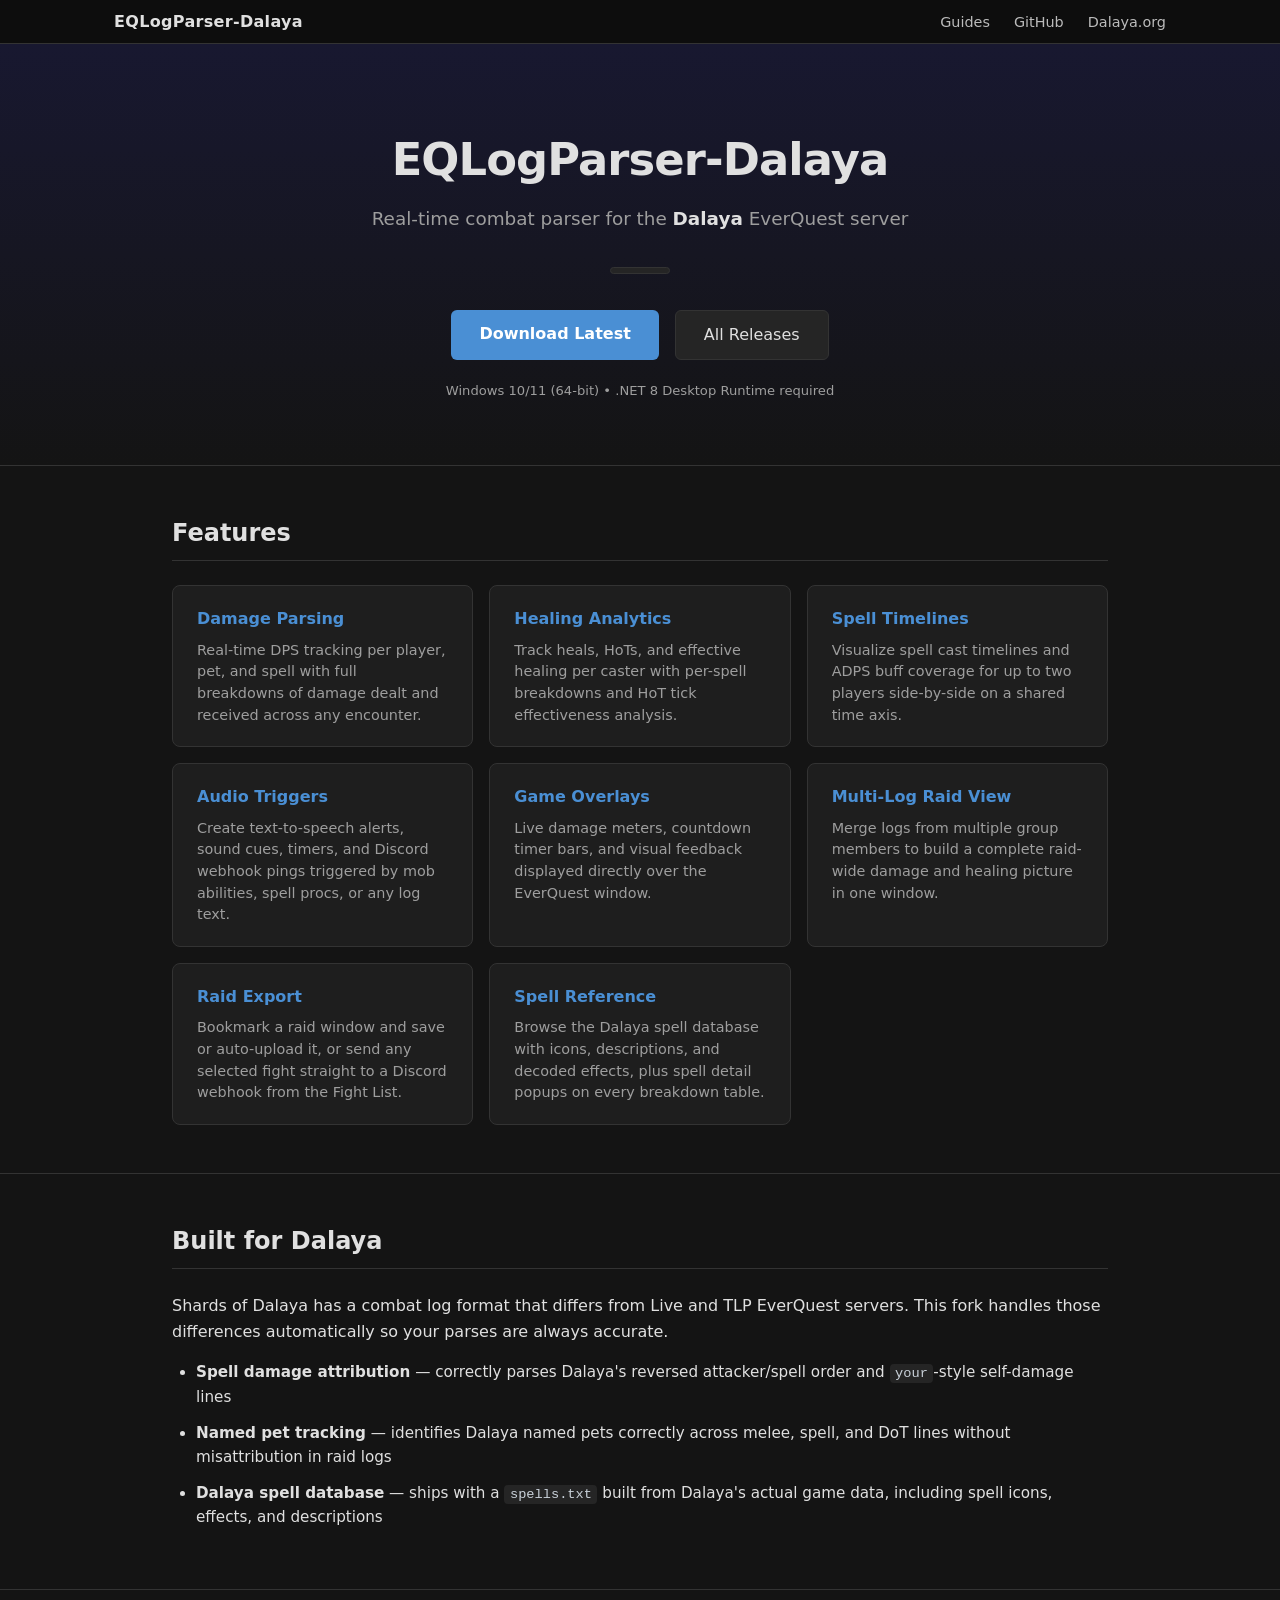
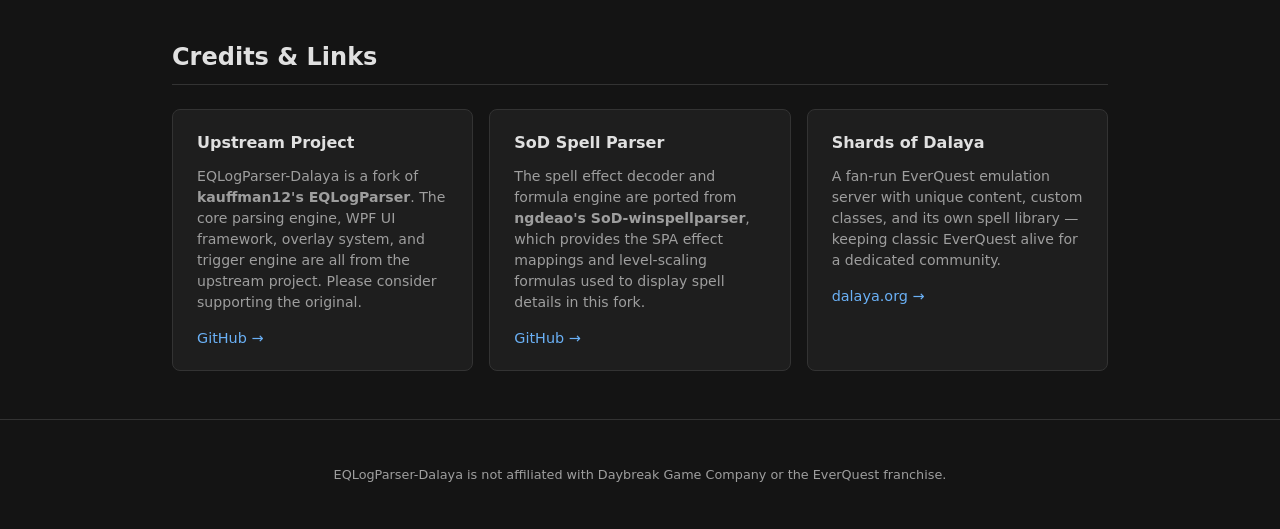
<file: website/dalaya/index.html>
<!DOCTYPE html>
<html lang="en">
<head>
  <meta charset="UTF-8" />
  <meta name="viewport" content="width=device-width, initial-scale=1" />
  <title>EQLogParser-Dalaya</title>
  <meta name="description" content="EQLogParser-Dalaya is a real-time combat log analyzer and damage parser for the Shards of Dalaya EverQuest private server. Download the latest release." />
  <meta name="robots" content="index, follow" />
  <link rel="stylesheet" href="css/style.css" />
</head>
<body>

  <nav class="topbar">
    <div class="nav-inner">
      <span class="nav-title">EQLogParser-Dalaya</span>
      <ul class="nav-links">
        <li><a href="guides/index.html">Guides</a></li>
        <li><a href="https://github.com/SkepticalMystic/EQLogParser-Dalaya" target="_blank">GitHub</a></li>
        <li><a href="https://www.dalaya.org" target="_blank">Dalaya.org</a></li>
      </ul>
    </div>
  </nav>

  <main>

    <!-- Hero -->
    <section class="hero">
      <h1 class="hero-title">EQLogParser-Dalaya</h1>
      <p class="hero-sub">Real-time combat parser for the <strong>Dalaya</strong> EverQuest server</p>
      <p class="version-badge" id="version-badge">&nbsp;</p>
      <div class="hero-actions">
        <a id="download-btn" class="btn-primary" href="https://github.com/SkepticalMystic/EQLogParser-Dalaya/releases/latest">
          Download Latest
        </a>
        <a href="https://github.com/SkepticalMystic/EQLogParser-Dalaya/releases" class="btn-secondary">
          All Releases
        </a>
      </div>
      <p class="requirements">Windows 10/11 (64-bit) &bull; .NET 8 Desktop Runtime required</p>
    </section>

    <!-- Features -->
    <section class="features">
      <div class="section-inner">
        <h2>Features</h2>
        <div class="features-grid">
          <div class="feature-card">
            <h3>Damage Parsing</h3>
            <p>Real-time DPS tracking per player, pet, and spell with full breakdowns of damage dealt and received across any encounter.</p>
          </div>
          <div class="feature-card">
            <h3>Healing Analytics</h3>
            <p>Track heals, HoTs, and effective healing per caster with per-spell breakdowns and HoT tick effectiveness analysis.</p>
          </div>
          <div class="feature-card">
            <h3>Spell Timelines</h3>
            <p>Visualize spell cast timelines and ADPS buff coverage for up to two players side-by-side on a shared time axis.</p>
          </div>
          <div class="feature-card">
            <h3>Audio Triggers</h3>
            <p>Create text-to-speech alerts, sound cues, timers, and Discord webhook pings triggered by mob abilities, spell procs, or any log text.</p>
          </div>
          <div class="feature-card">
            <h3>Game Overlays</h3>
            <p>Live damage meters, countdown timer bars, and visual feedback displayed directly over the EverQuest window.</p>
          </div>
          <div class="feature-card">
            <h3>Multi-Log Raid View</h3>
            <p>Merge logs from multiple group members to build a complete raid-wide damage and healing picture in one window.</p>
          </div>
          <div class="feature-card">
            <h3>Raid Export</h3>
            <p>Bookmark a raid window and save or auto-upload it, or send any selected fight straight to a Discord webhook from the Fight List.</p>
          </div>
          <div class="feature-card">
            <h3>Spell Reference</h3>
            <p>Browse the Dalaya spell database with icons, descriptions, and decoded effects, plus spell detail popups on every breakdown table.</p>
          </div>
        </div>
      </div>
    </section>

    <!-- Dalaya-specific -->
    <section class="about">
      <div class="section-inner">
        <h2>Built for Dalaya</h2>
        <p>
          Shards of Dalaya has a combat log format that differs from Live and TLP EverQuest servers.
          This fork handles those differences automatically so your parses are always accurate.
        </p>
        <ul>
          <li>
            <strong>Spell damage attribution</strong> &mdash; correctly parses Dalaya's reversed attacker/spell order
            and <code>your</code>-style self-damage lines
          </li>
          <li>
            <strong>Named pet tracking</strong> &mdash; identifies Dalaya named pets
            correctly across melee, spell, and DoT lines without misattribution in raid logs
          </li>
          <li>
            <strong>Dalaya spell database</strong> &mdash; ships with a <code>spells.txt</code> built from Dalaya's
            actual game data, including spell icons, effects, and descriptions
          </li>
        </ul>
      </div>
    </section>

    <!-- Credits -->
    <section class="credits">
      <div class="section-inner">
        <h2>Credits &amp; Links</h2>
        <div class="credits-grid">
          <div class="credit-card">
            <h3>Upstream Project</h3>
            <p>
              EQLogParser-Dalaya is a fork of <strong>kauffman12's EQLogParser</strong>.
              The core parsing engine, WPF UI framework, overlay system, and trigger engine
              are all from the upstream project. Please consider supporting the original.
            </p>
            <div class="credit-links">
              <a href="https://github.com/kauffman12/EQLogParser" target="_blank">GitHub &rarr;</a>
            </div>
          </div>
          <div class="credit-card">
            <h3>SoD Spell Parser</h3>
            <p>
              The spell effect decoder and formula engine are ported from <strong>ngdeao's SoD-winspellparser</strong>,
              which provides the SPA effect mappings and level-scaling formulas used to display
              spell details in this fork.
            </p>
            <div class="credit-links">
              <a href="https://github.com/ngdeao/SoD-winspellparser" target="_blank">GitHub &rarr;</a>
            </div>
          </div>
          <div class="credit-card">
            <h3>Shards of Dalaya</h3>
            <p>
              A fan-run EverQuest emulation server with unique content, custom classes, and
              its own spell library &mdash; keeping classic EverQuest alive for a dedicated community.
            </p>
            <div class="credit-links">
              <a href="https://www.dalaya.org" target="_blank">dalaya.org &rarr;</a>
            </div>
          </div>
        </div>
      </div>
    </section>

  </main>

  <footer>
    <p>EQLogParser-Dalaya is not affiliated with Daybreak Game Company or the EverQuest franchise.</p>
  </footer>

  <script>
    fetch('https://api.github.com/repos/SkepticalMystic/EQLogParser-Dalaya/releases/latest')
      .then(function(r) { return r.json(); })
      .then(function(data) {
        var badge = document.getElementById('version-badge');
        var btn = document.getElementById('download-btn');
        if (data.tag_name) {
          badge.textContent = 'v' + data.tag_name;
          var asset = data.assets && data.assets.find(function(a) { return a.name.endsWith('.exe'); });
          if (asset) {
            btn.href = asset.browser_download_url;
            btn.textContent = 'Download v' + data.tag_name;
          }
        }
      })
      .catch(function() {
        document.getElementById('version-badge').textContent = '';
      });
  </script>

</body>
</html>
</file>
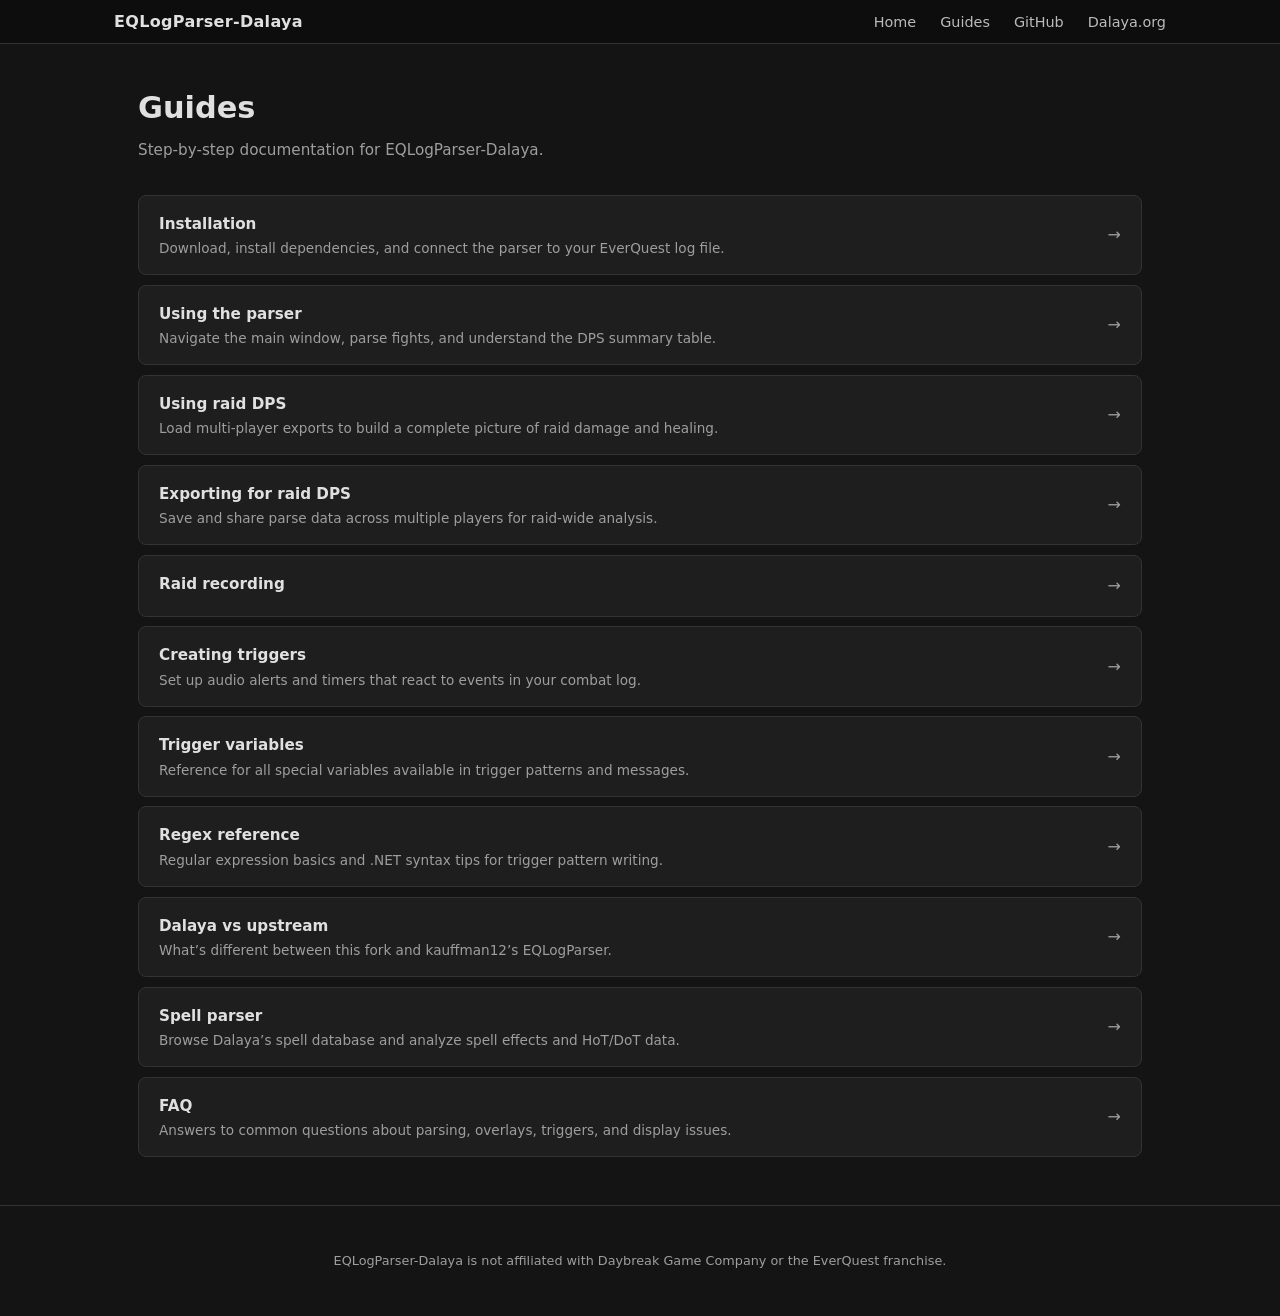
<file: website/dalaya/guides/index.html>
<!DOCTYPE html>
<html lang="en">
<head>
  <meta charset="UTF-8" />
  <meta name="viewport" content="width=device-width, initial-scale=1" />
  <title>EQLogParser-Dalaya — Guides</title>
  <meta name="description" content="Guides for EQLogParser-Dalaya: installation, parser usage, raid DPS, triggers, and more." />
  <link rel="stylesheet" href="../css/style.css" />
</head>
<body>

  <nav class="topbar">
    <div class="nav-inner">
      <span class="nav-title">EQLogParser-Dalaya</span>
      <ul class="nav-links">
        <li><a href="../index.html">Home</a></li>
        <li><a href="index.html">Guides</a></li>
        <li><a href="https://github.com/SkepticalMystic/EQLogParser-Dalaya" target="_blank">GitHub</a></li>
        <li><a href="https://www.dalaya.org" target="_blank">Dalaya.org</a></li>
      </ul>
    </div>
  </nav>

  <main style="padding-top: 44px;">
    <div class="guide-index-header">
      <h1>Guides</h1>
      <p>Step-by-step documentation for EQLogParser-Dalaya.</p>
    </div>

    <div class="guide-index-grid" id="guide-index-grid">
      <!-- rendered by script below -->
    </div>
  </main>

  <footer>
    <p>EQLogParser-Dalaya is not affiliated with Daybreak Game Company or the EverQuest franchise.</p>
  </footer>

  <script src="nav.js"></script>
  <script>
    var descriptions = {
      "installation":       "Download, install dependencies, and connect the parser to your EverQuest log file.",
      "parser":             "Navigate the main window, parse fights, and understand the DPS summary table.",
      "raid-export":        "Save and share parse data across multiple players for raid-wide analysis.",
      "raid-dps":           "Load multi-player exports to build a complete picture of raid damage and healing.",
      "creating-triggers":  "Set up audio alerts and timers that react to events in your combat log.",
      "trigger-variables":  "Reference for all special variables available in trigger patterns and messages.",
      "regex":              "Regular expression basics and .NET syntax tips for trigger pattern writing.",
      "dalaya-vs-upstream": "What’s different between this fork and kauffman12’s EQLogParser.",
      "spell-parser":       "Browse Dalaya’s spell database and analyze spell effects and HoT/DoT data.",
      "faq":                "Answers to common questions about parsing, overlays, triggers, and display issues.",
    };

    var grid = document.getElementById('guide-index-grid');
    var html = '';
    for (var i = 0; i < GUIDES.length; i++) {
      var g = GUIDES[i];
      var desc = descriptions[g.id] || '';
      if (g.ready) {
        html += '<a class="guide-card" href="' + g.id + '.html">'
          + '<div class="guide-card-body">'
          + '<div class="guide-card-title">' + g.title + '</div>'
          + '<p class="guide-card-desc">' + desc + '</p>'
          + '</div>'
          + '<span class="guide-card-arrow">→</span>'
          + '</a>';
      } else {
        html += '<div class="guide-card soon">'
          + '<div class="guide-card-body">'
          + '<div class="guide-card-title">' + g.title + '</div>'
          + '<p class="guide-card-desc">' + desc + '</p>'
          + '</div>'
          + '<span class="guide-card-soon-badge">Coming soon</span>'
          + '</div>';
      }
    }
    grid.innerHTML = html;
  </script>

</body>
</html>
</file>
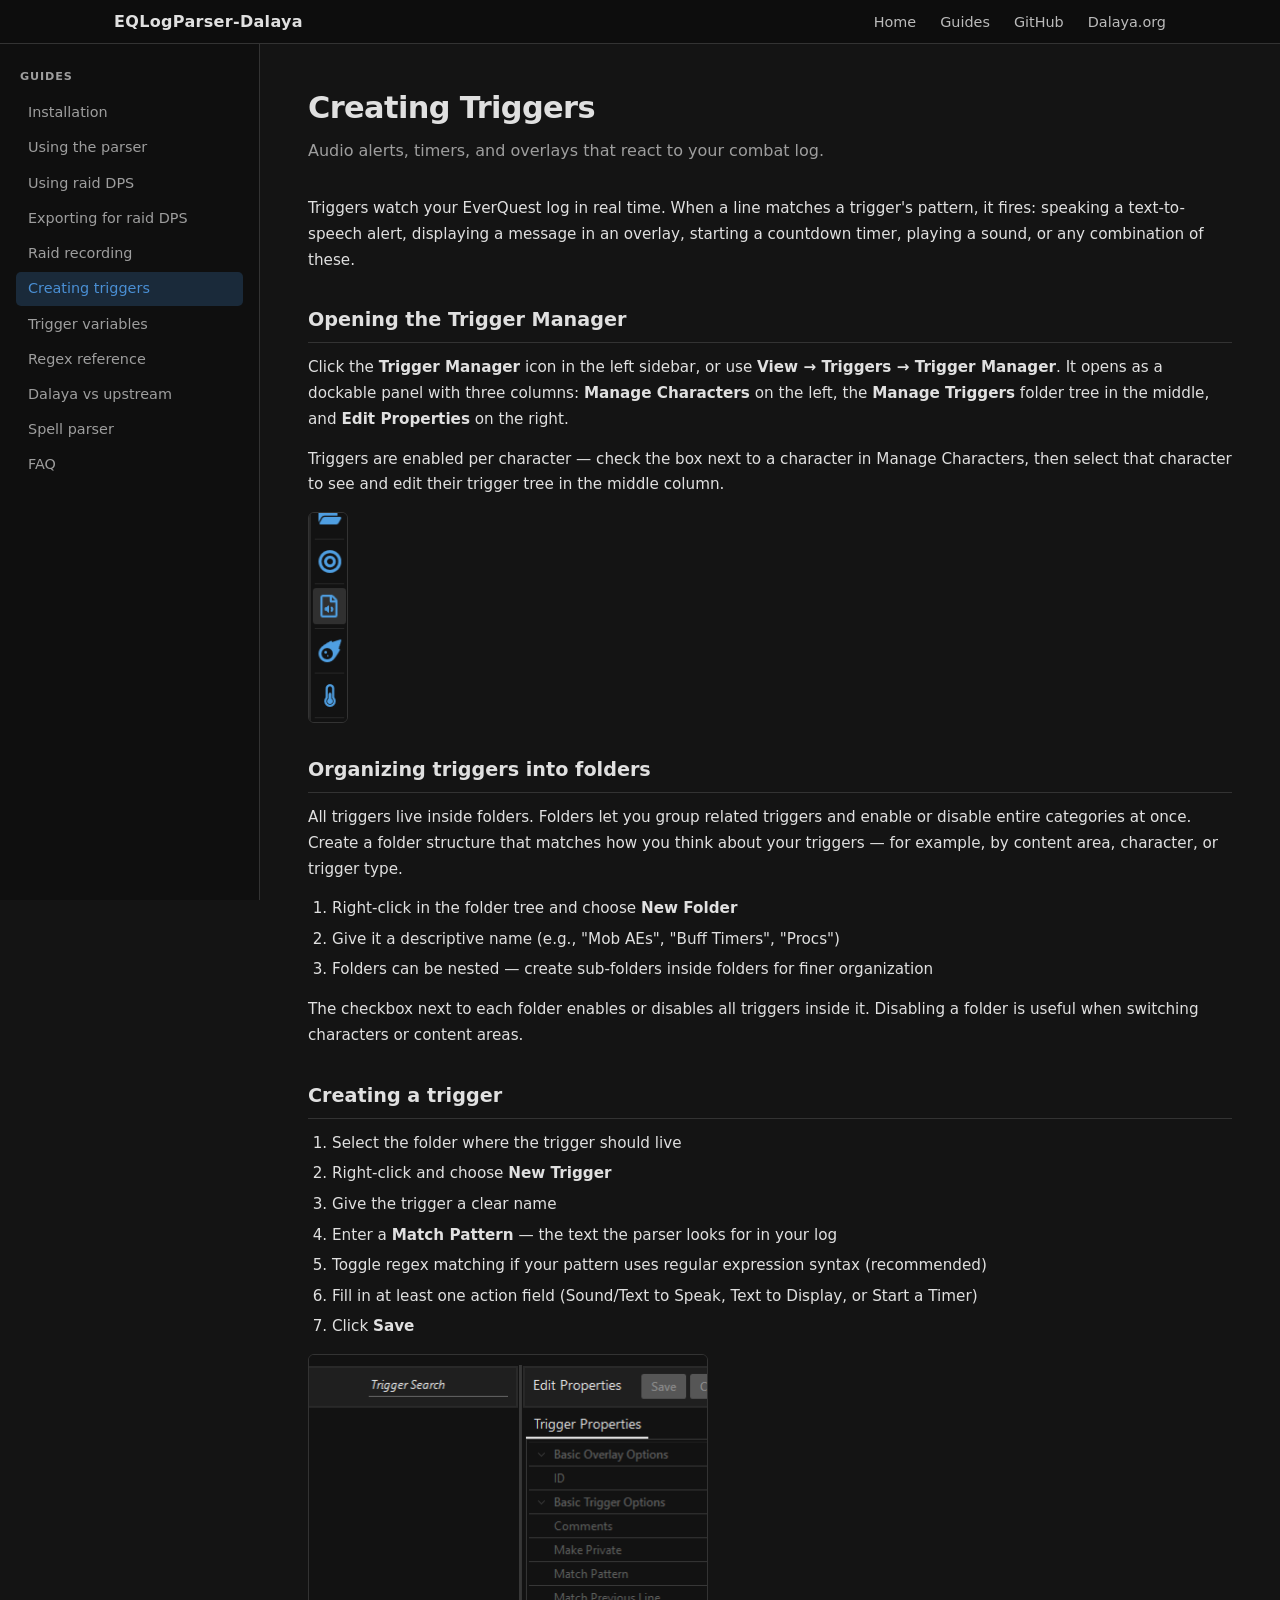
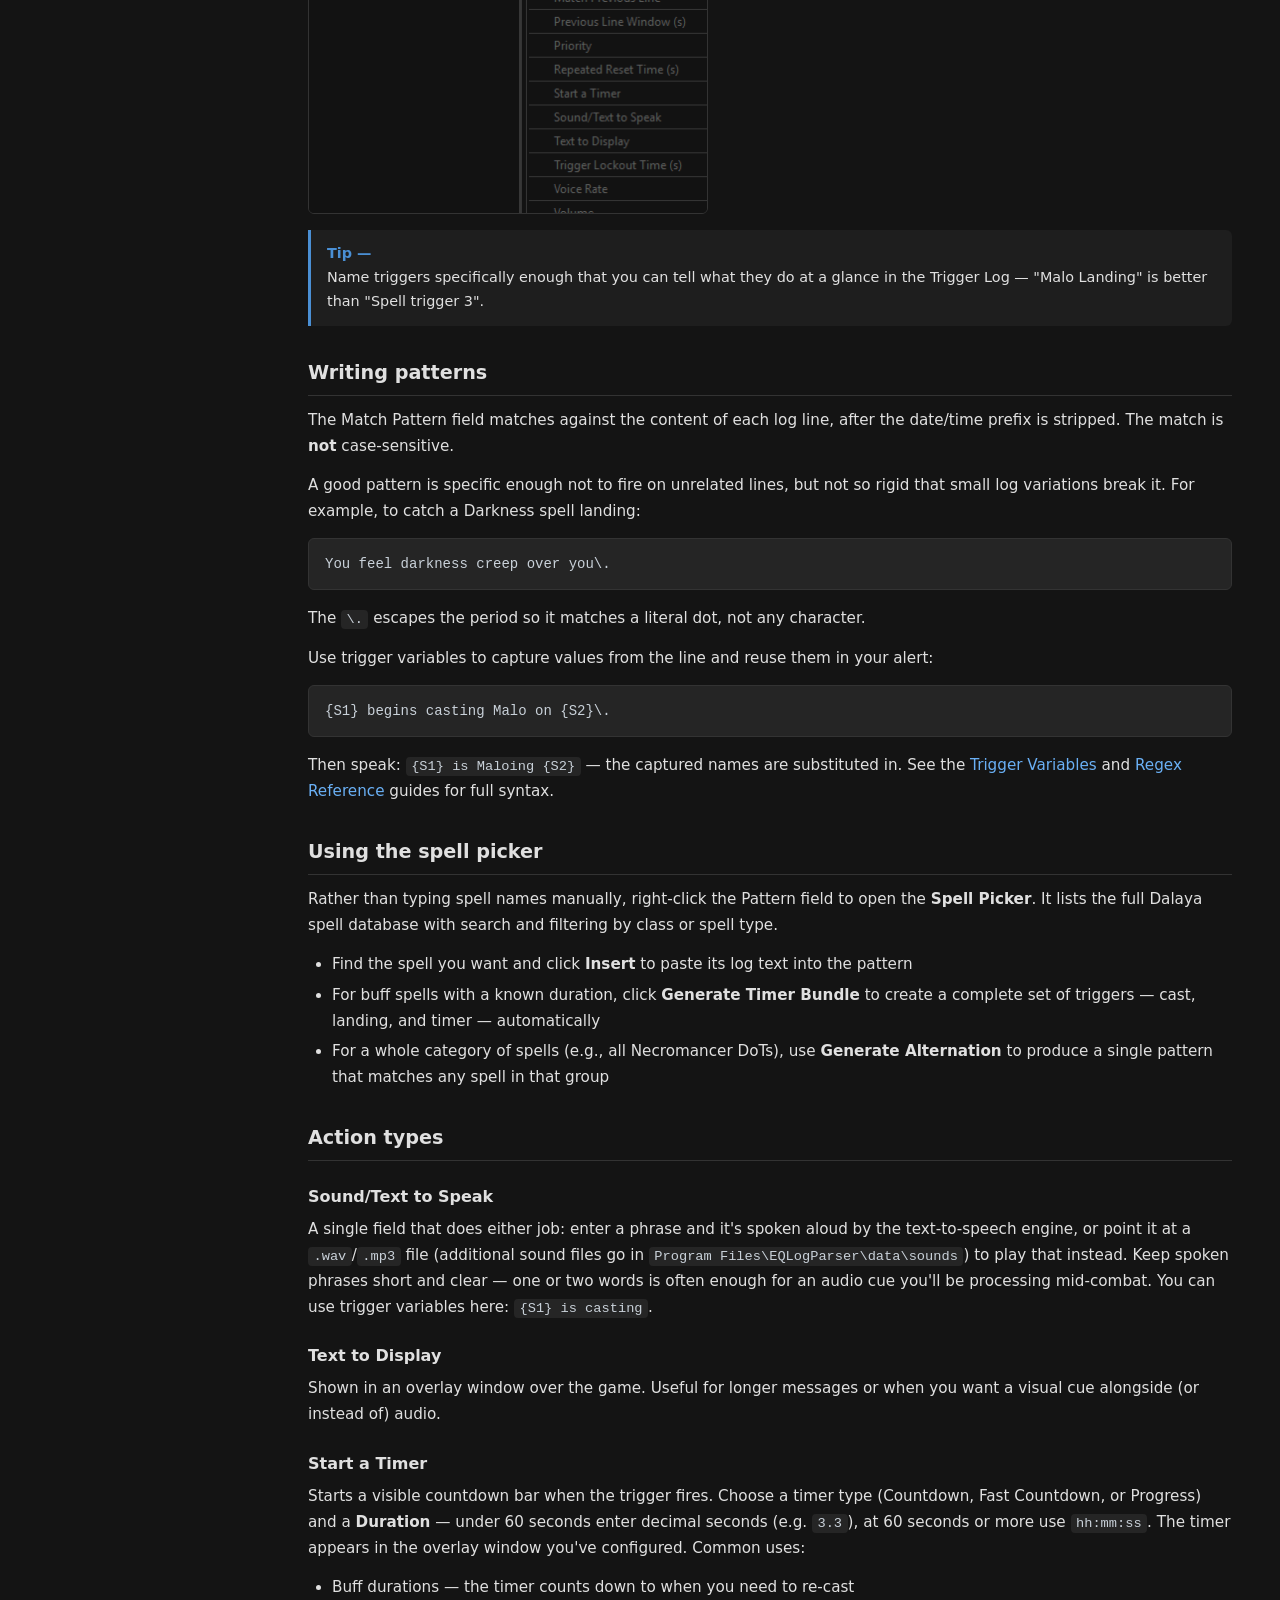
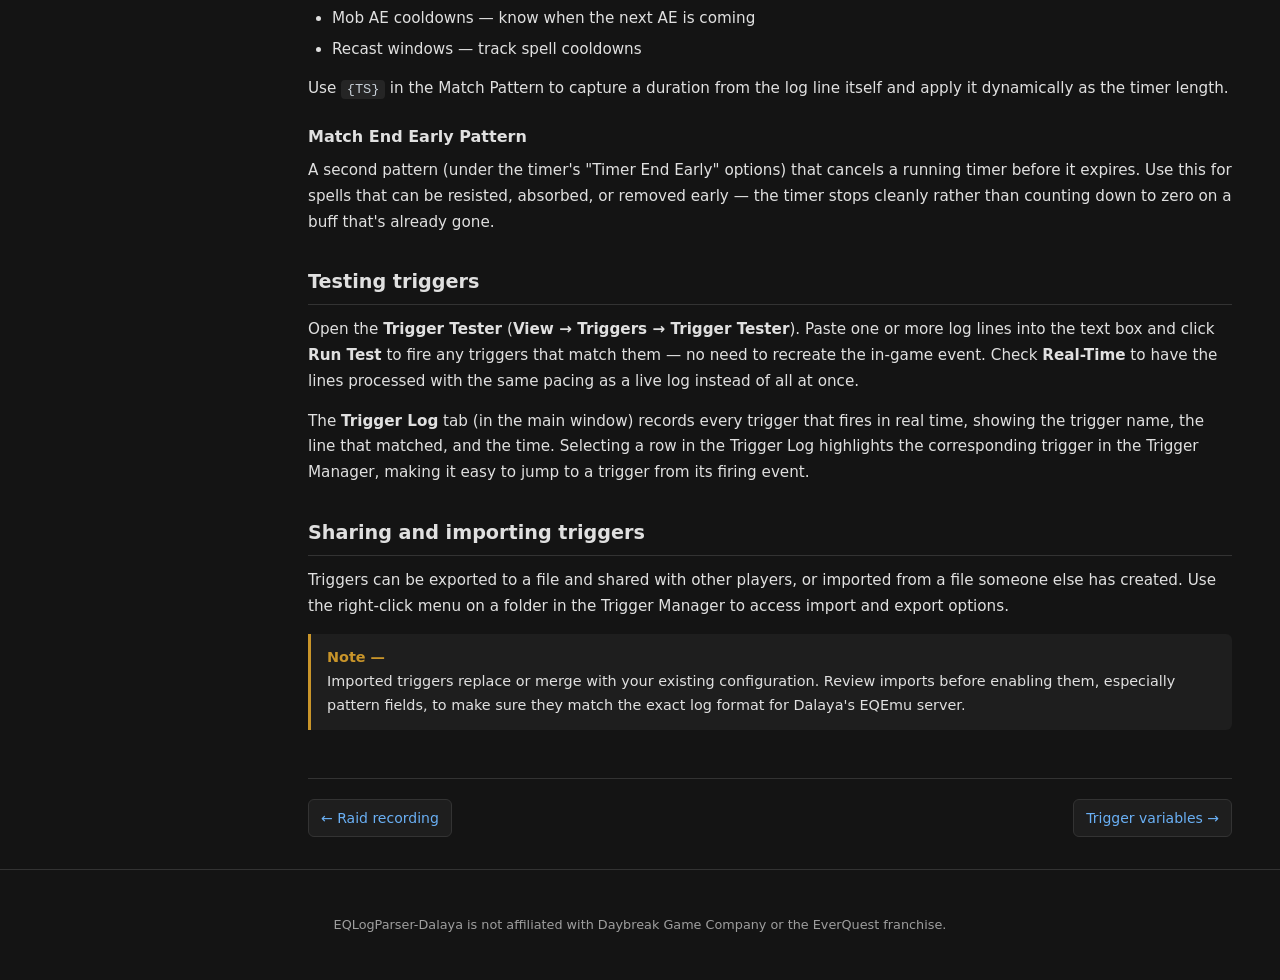
<file: website/dalaya/guides/creating-triggers.html>
<!DOCTYPE html>
<html lang="en">
<head>
  <meta charset="UTF-8" />
  <meta name="viewport" content="width=device-width, initial-scale=1" />
  <title>EQLogParser-Dalaya — Creating Triggers</title>
  <meta name="description" content="How to create audio triggers, timers, and alerts in EQLogParser-Dalaya." />
  <link rel="stylesheet" href="../css/style.css" />
</head>
<body>

  <nav class="topbar">
    <div class="nav-inner">
      <span class="nav-title">EQLogParser-Dalaya</span>
      <ul class="nav-links">
        <li><a href="../index.html">Home</a></li>
        <li><a href="index.html">Guides</a></li>
        <li><a href="https://github.com/SkepticalMystic/EQLogParser-Dalaya" target="_blank">GitHub</a></li>
        <li><a href="https://www.dalaya.org" target="_blank">Dalaya.org</a></li>
      </ul>
    </div>
  </nav>

  <div class="guide-page-wrapper">

    <nav id="guide-sidebar" class="guide-sidebar"></nav>

    <div class="guide-main">
      <h1>Creating Triggers</h1>
      <p class="guide-subtitle">Audio alerts, timers, and overlays that react to your combat log.</p>

      <p>
        Triggers watch your EverQuest log in real time. When a line matches a trigger's pattern,
        it fires: speaking a text-to-speech alert, displaying a message in an overlay, starting
        a countdown timer, playing a sound, or any combination of these.
      </p>

      <h2>Opening the Trigger Manager</h2>
      <p>
        Click the <strong>Trigger Manager</strong> icon in the left sidebar, or use
        <strong>View &rarr; Triggers &rarr; Trigger Manager</strong>. It opens as a dockable panel
        with three columns: <strong>Manage Characters</strong> on the left, the <strong>Manage
        Triggers</strong> folder tree in the middle, and <strong>Edit Properties</strong> on the right.
      </p>
      <p>
        Triggers are enabled per character — check the box next to a character in Manage Characters,
        then select that character to see and edit their trigger tree in the middle column.
      </p>
      <img class="guide-screenshot" src="images/creating-triggers-sidebar.png" alt="Left sidebar showing the Trigger Manager icon (third from top)" style="max-width: 40px;" />

      <h2>Organizing triggers into folders</h2>
      <p>
        All triggers live inside folders. Folders let you group related triggers and enable or
        disable entire categories at once. Create a folder structure that matches how you think
        about your triggers — for example, by content area, character, or trigger type.
      </p>
      <ol>
        <li>Right-click in the folder tree and choose <strong>New Folder</strong></li>
        <li>Give it a descriptive name (e.g., "Mob AEs", "Buff Timers", "Procs")</li>
        <li>Folders can be nested — create sub-folders inside folders for finer organization</li>
      </ol>
      <p>
        The checkbox next to each folder enables or disables all triggers inside it.
        Disabling a folder is useful when switching characters or content areas.
      </p>

      <h2>Creating a trigger</h2>
      <ol>
        <li>Select the folder where the trigger should live</li>
        <li>Right-click and choose <strong>New Trigger</strong></li>
        <li>Give the trigger a clear name</li>
        <li>Enter a <strong>Match Pattern</strong> — the text the parser looks for in your log</li>
        <li>Toggle regex matching if your pattern uses regular expression syntax (recommended)</li>
        <li>Fill in at least one action field (Sound/Text to Speak, Text to Display, or Start a Timer)</li>
        <li>Click <strong>Save</strong></li>
      </ol>
      <img class="guide-screenshot" src="images/creating-triggers-properties.png" alt="Edit Properties panel showing the Trigger Properties field list: Match Pattern, Sound/Text to Speak, Text to Display, Start a Timer, and more" style="max-width: 400px;" />
      <div class="callout tip">
        <p>
          Name triggers specifically enough that you can tell what they do at a glance in the
          Trigger Log — "Malo Landing" is better than "Spell trigger 3".
        </p>
      </div>

      <h2>Writing patterns</h2>
      <p>
        The Match Pattern field matches against the content of each log line, after the date/time
        prefix is stripped. The match is <strong>not</strong> case-sensitive.
      </p>
      <p>
        A good pattern is specific enough not to fire on unrelated lines, but not so rigid that
        small log variations break it. For example, to catch a Darkness spell landing:
      </p>
      <pre><code>You feel darkness creep over you\.</code></pre>
      <p>
        The <code>\.</code> escapes the period so it matches a literal dot, not any character.
      </p>
      <p>
        Use trigger variables to capture values from the line and reuse them in your alert:
      </p>
      <pre><code>{S1} begins casting Malo on {S2}\.</code></pre>
      <p>
        Then speak: <code>{S1} is Maloing {S2}</code> — the captured names are substituted in.
        See the <a href="trigger-variables.html">Trigger Variables</a> and
        <a href="regex.html">Regex Reference</a> guides for full syntax.
      </p>

      <h2>Using the spell picker</h2>
      <p>
        Rather than typing spell names manually, right-click the Pattern field to open the
        <strong>Spell Picker</strong>. It lists the full Dalaya spell database with search and
        filtering by class or spell type.
      </p>
      <ul>
        <li>Find the spell you want and click <strong>Insert</strong> to paste its log text into the pattern</li>
        <li>For buff spells with a known duration, click <strong>Generate Timer Bundle</strong> to create
            a complete set of triggers — cast, landing, and timer — automatically</li>
        <li>For a whole category of spells (e.g., all Necromancer DoTs), use
            <strong>Generate Alternation</strong> to produce a single pattern that matches any
            spell in that group</li>
      </ul>

      <h2>Action types</h2>

      <h3>Sound/Text to Speak</h3>
      <p>
        A single field that does either job: enter a phrase and it's spoken aloud by the
        text-to-speech engine, or point it at a <code>.wav</code>/<code>.mp3</code> file (additional
        sound files go in <code>Program Files\EQLogParser\data\sounds</code>) to play that instead.
        Keep spoken phrases short and clear — one or two words is often enough for an audio cue
        you'll be processing mid-combat. You can use trigger variables here: <code>{S1} is casting</code>.
      </p>

      <h3>Text to Display</h3>
      <p>
        Shown in an overlay window over the game. Useful for longer messages or when you
        want a visual cue alongside (or instead of) audio.
      </p>

      <h3>Start a Timer</h3>
      <p>
        Starts a visible countdown bar when the trigger fires. Choose a timer type (Countdown,
        Fast Countdown, or Progress) and a <strong>Duration</strong> — under 60 seconds enter decimal
        seconds (e.g. <code>3.3</code>), at 60 seconds or more use <code>hh:mm:ss</code>. The timer
        appears in the overlay window you've configured. Common uses:
      </p>
      <ul>
        <li>Buff durations — the timer counts down to when you need to re-cast</li>
        <li>Mob AE cooldowns — know when the next AE is coming</li>
        <li>Recast windows — track spell cooldowns</li>
      </ul>
      <p>
        Use <code>{TS}</code> in the Match Pattern to capture a duration from the log line itself
        and apply it dynamically as the timer length.
      </p>

      <h3>Match End Early Pattern</h3>
      <p>
        A second pattern (under the timer's "Timer End Early" options) that cancels a running timer
        before it expires. Use this for spells that can be resisted, absorbed, or removed early —
        the timer stops cleanly rather than counting down to zero on a buff that's already gone.
      </p>

      <h2>Testing triggers</h2>
      <p>
        Open the <strong>Trigger Tester</strong> (<strong>View &rarr; Triggers &rarr; Trigger
        Tester</strong>). Paste one or more log lines into the text box and click <strong>Run
        Test</strong> to fire any triggers that match them — no need to recreate the in-game event.
        Check <strong>Real-Time</strong> to have the lines processed with the same pacing as a live
        log instead of all at once.
      </p>
      <p>
        The <strong>Trigger Log</strong> tab (in the main window) records every trigger that
        fires in real time, showing the trigger name, the line that matched, and the time.
        Selecting a row in the Trigger Log highlights the corresponding trigger in the
        Trigger Manager, making it easy to jump to a trigger from its firing event.
      </p>

      <h2>Sharing and importing triggers</h2>
      <p>
        Triggers can be exported to a file and shared with other players, or imported from
        a file someone else has created. Use the right-click menu on a folder in the Trigger
        Manager to access import and export options.
      </p>
      <div class="callout warning">
        <p>
          Imported triggers replace or merge with your existing configuration.
          Review imports before enabling them, especially pattern fields, to make sure they
          match the exact log format for Dalaya's EQEmu server.
        </p>
      </div>

      <nav id="guide-prevnext" class="guide-prevnext"></nav>
    </div>

  </div>

  <footer>
    <p>EQLogParser-Dalaya is not affiliated with Daybreak Game Company or the EverQuest franchise.</p>
  </footer>

  <script src="nav.js"></script>
  <script>renderNav("creating-triggers");</script>

</body>
</html>
</file>
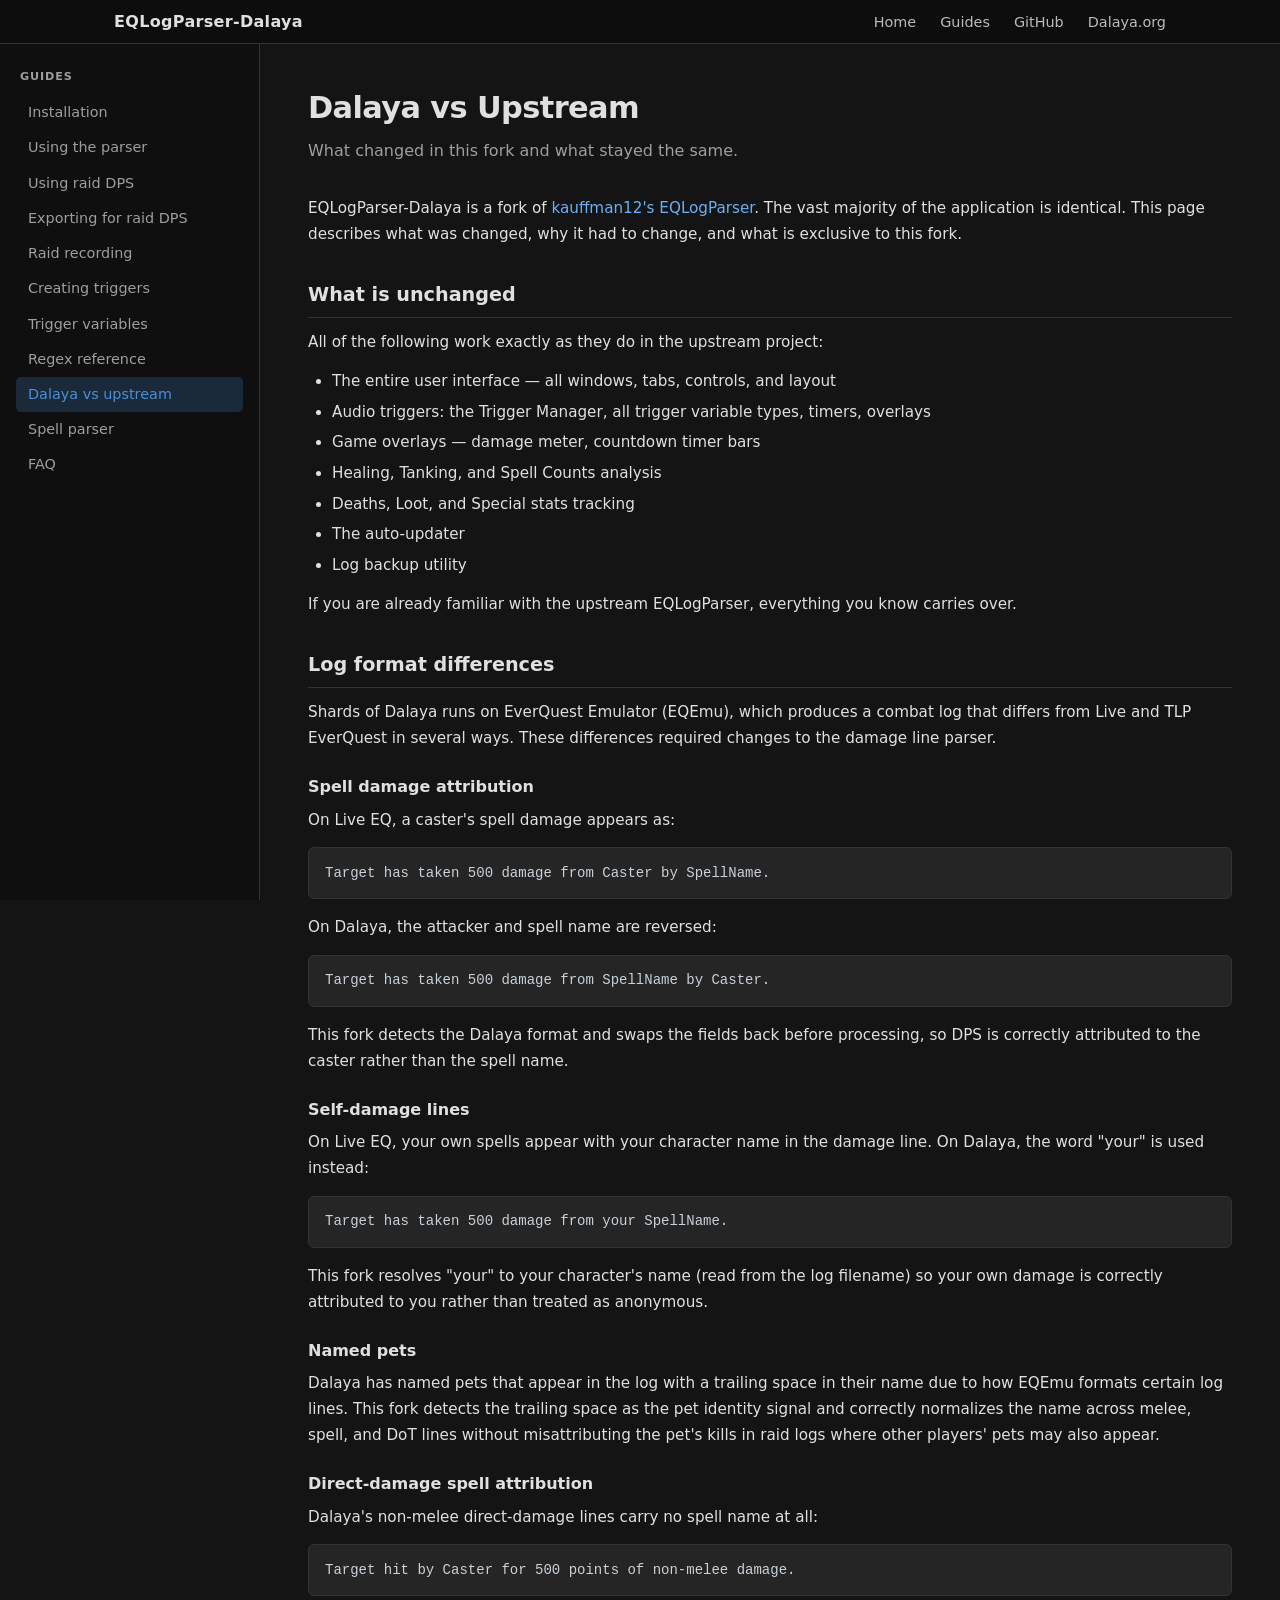
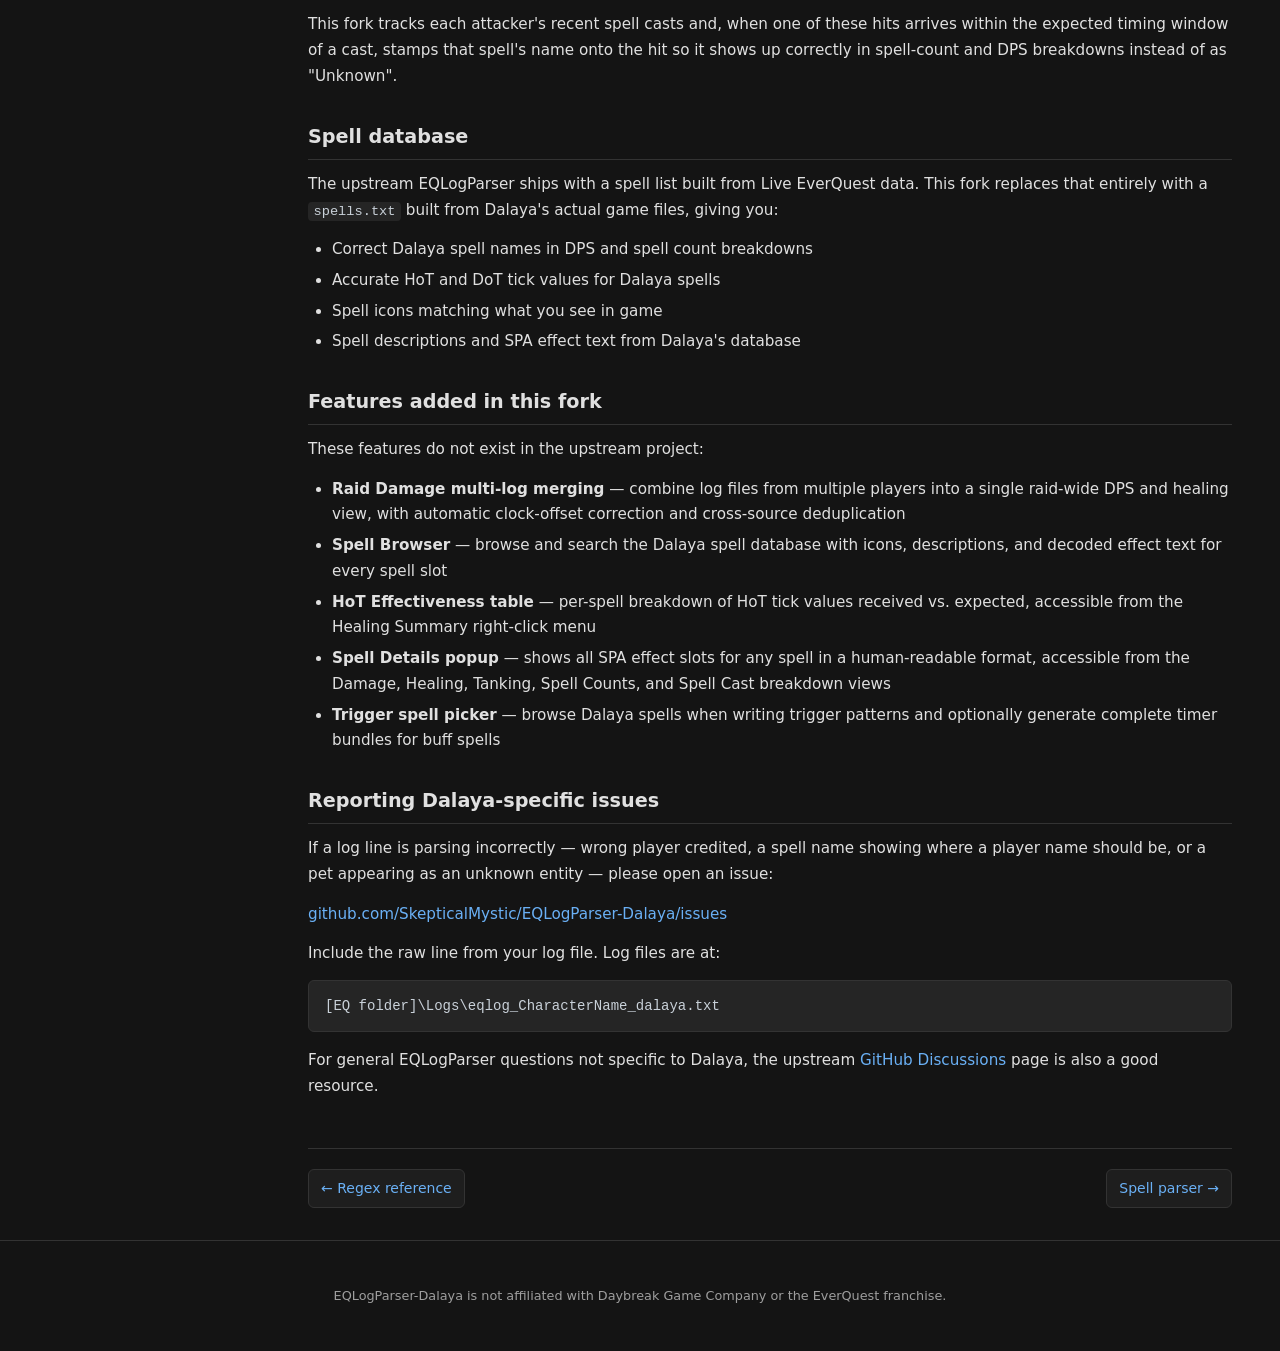
<file: website/dalaya/guides/dalaya-vs-upstream.html>
<!DOCTYPE html>
<html lang="en">
<head>
  <meta charset="UTF-8" />
  <meta name="viewport" content="width=device-width, initial-scale=1" />
  <title>EQLogParser-Dalaya — Dalaya vs Upstream</title>
  <meta name="description" content="What's different between EQLogParser-Dalaya and kauffman12's EQLogParser upstream project." />
  <link rel="stylesheet" href="../css/style.css" />
</head>
<body>

  <nav class="topbar">
    <div class="nav-inner">
      <span class="nav-title">EQLogParser-Dalaya</span>
      <ul class="nav-links">
        <li><a href="../index.html">Home</a></li>
        <li><a href="index.html">Guides</a></li>
        <li><a href="https://github.com/SkepticalMystic/EQLogParser-Dalaya" target="_blank">GitHub</a></li>
        <li><a href="https://www.dalaya.org" target="_blank">Dalaya.org</a></li>
      </ul>
    </div>
  </nav>

  <div class="guide-page-wrapper">

    <nav id="guide-sidebar" class="guide-sidebar"></nav>

    <div class="guide-main">
      <h1>Dalaya vs Upstream</h1>
      <p class="guide-subtitle">What changed in this fork and what stayed the same.</p>

      <p>
        EQLogParser-Dalaya is a fork of
        <a href="https://github.com/kauffman12/EQLogParser" target="_blank">kauffman12's EQLogParser</a>.
        The vast majority of the application is identical. This page describes what was changed,
        why it had to change, and what is exclusive to this fork.
      </p>

      <h2>What is unchanged</h2>
      <p>All of the following work exactly as they do in the upstream project:</p>
      <ul>
        <li>The entire user interface — all windows, tabs, controls, and layout</li>
        <li>Audio triggers: the Trigger Manager, all trigger variable types, timers, overlays</li>
        <li>Game overlays — damage meter, countdown timer bars</li>
        <li>Healing, Tanking, and Spell Counts analysis</li>
        <li>Deaths, Loot, and Special stats tracking</li>
        <li>The auto-updater</li>
        <li>Log backup utility</li>
      </ul>
      <p>
        If you are already familiar with the upstream EQLogParser, everything you know carries over.
      </p>

      <h2>Log format differences</h2>
      <p>
        Shards of Dalaya runs on EverQuest Emulator (EQEmu), which produces a combat log that
        differs from Live and TLP EverQuest in several ways. These differences required changes
        to the damage line parser.
      </p>

      <h3>Spell damage attribution</h3>
      <p>On Live EQ, a caster's spell damage appears as:</p>
      <pre><code>Target has taken 500 damage from Caster by SpellName.</code></pre>
      <p>On Dalaya, the attacker and spell name are reversed:</p>
      <pre><code>Target has taken 500 damage from SpellName by Caster.</code></pre>
      <p>
        This fork detects the Dalaya format and swaps the fields back before processing,
        so DPS is correctly attributed to the caster rather than the spell name.
      </p>

      <h3>Self-damage lines</h3>
      <p>On Live EQ, your own spells appear with your character name in the damage line.
      On Dalaya, the word "your" is used instead:</p>
      <pre><code>Target has taken 500 damage from your SpellName.</code></pre>
      <p>
        This fork resolves "your" to your character's name (read from the log filename) so
        your own damage is correctly attributed to you rather than treated as anonymous.
      </p>

      <h3>Named pets</h3>
      <p>
        Dalaya has named pets that appear in the log
        with a trailing space in their name due to how EQEmu formats certain log lines.
        This fork detects the trailing space as the pet identity signal and correctly normalizes
        the name across melee, spell, and DoT lines without misattributing the pet's kills in
        raid logs where other players' pets may also appear.
      </p>

      <h3>Direct-damage spell attribution</h3>
      <p>
        Dalaya's non-melee direct-damage lines carry no spell name at all:
      </p>
      <pre><code>Target hit by Caster for 500 points of non-melee damage.</code></pre>
      <p>
        This fork tracks each attacker's recent spell casts and, when one of these hits arrives
        within the expected timing window of a cast, stamps that spell's name onto the hit so it
        shows up correctly in spell-count and DPS breakdowns instead of as "Unknown".
      </p>

      <h2>Spell database</h2>
      <p>
        The upstream EQLogParser ships with a spell list built from Live EverQuest data.
        This fork replaces that entirely with a <code>spells.txt</code> built from Dalaya's
        actual game files, giving you:
      </p>
      <ul>
        <li>Correct Dalaya spell names in DPS and spell count breakdowns</li>
        <li>Accurate HoT and DoT tick values for Dalaya spells</li>
        <li>Spell icons matching what you see in game</li>
        <li>Spell descriptions and SPA effect text from Dalaya's database</li>
      </ul>

      <h2>Features added in this fork</h2>
      <p>These features do not exist in the upstream project:</p>
      <ul>
        <li>
          <strong>Raid Damage multi-log merging</strong> — combine log files from multiple players
          into a single raid-wide DPS and healing view, with automatic clock-offset correction
          and cross-source deduplication
        </li>
        <li>
          <strong>Spell Browser</strong> — browse and search the Dalaya spell database with icons,
          descriptions, and decoded effect text for every spell slot
        </li>
        <li>
          <strong>HoT Effectiveness table</strong> — per-spell breakdown of HoT tick values received
          vs. expected, accessible from the Healing Summary right-click menu
        </li>
        <li>
          <strong>Spell Details popup</strong> — shows all SPA effect slots for any spell in a
          human-readable format, accessible from the Damage, Healing, Tanking, Spell Counts, and
          Spell Cast breakdown views
        </li>
        <li>
          <strong>Trigger spell picker</strong> — browse Dalaya spells when writing trigger patterns
          and optionally generate complete timer bundles for buff spells
        </li>
      </ul>

      <h2>Reporting Dalaya-specific issues</h2>
      <p>
        If a log line is parsing incorrectly — wrong player credited, a spell name showing where
        a player name should be, or a pet appearing as an unknown entity — please open an issue:
      </p>
      <p>
        <a href="https://github.com/SkepticalMystic/EQLogParser-Dalaya/issues" target="_blank">
          github.com/SkepticalMystic/EQLogParser-Dalaya/issues
        </a>
      </p>
      <p>Include the raw line from your log file. Log files are at:</p>
      <pre><code>[EQ folder]\Logs\eqlog_CharacterName_dalaya.txt</code></pre>
      <p>
        For general EQLogParser questions not specific to Dalaya, the upstream
        <a href="https://github.com/kauffman12/EQLogParser/discussions" target="_blank">GitHub Discussions</a>
        page is also a good resource.
      </p>

      <nav id="guide-prevnext" class="guide-prevnext"></nav>
    </div>

  </div>

  <footer>
    <p>EQLogParser-Dalaya is not affiliated with Daybreak Game Company or the EverQuest franchise.</p>
  </footer>

  <script src="nav.js"></script>
  <script>renderNav("dalaya-vs-upstream");</script>

</body>
</html>
</file>
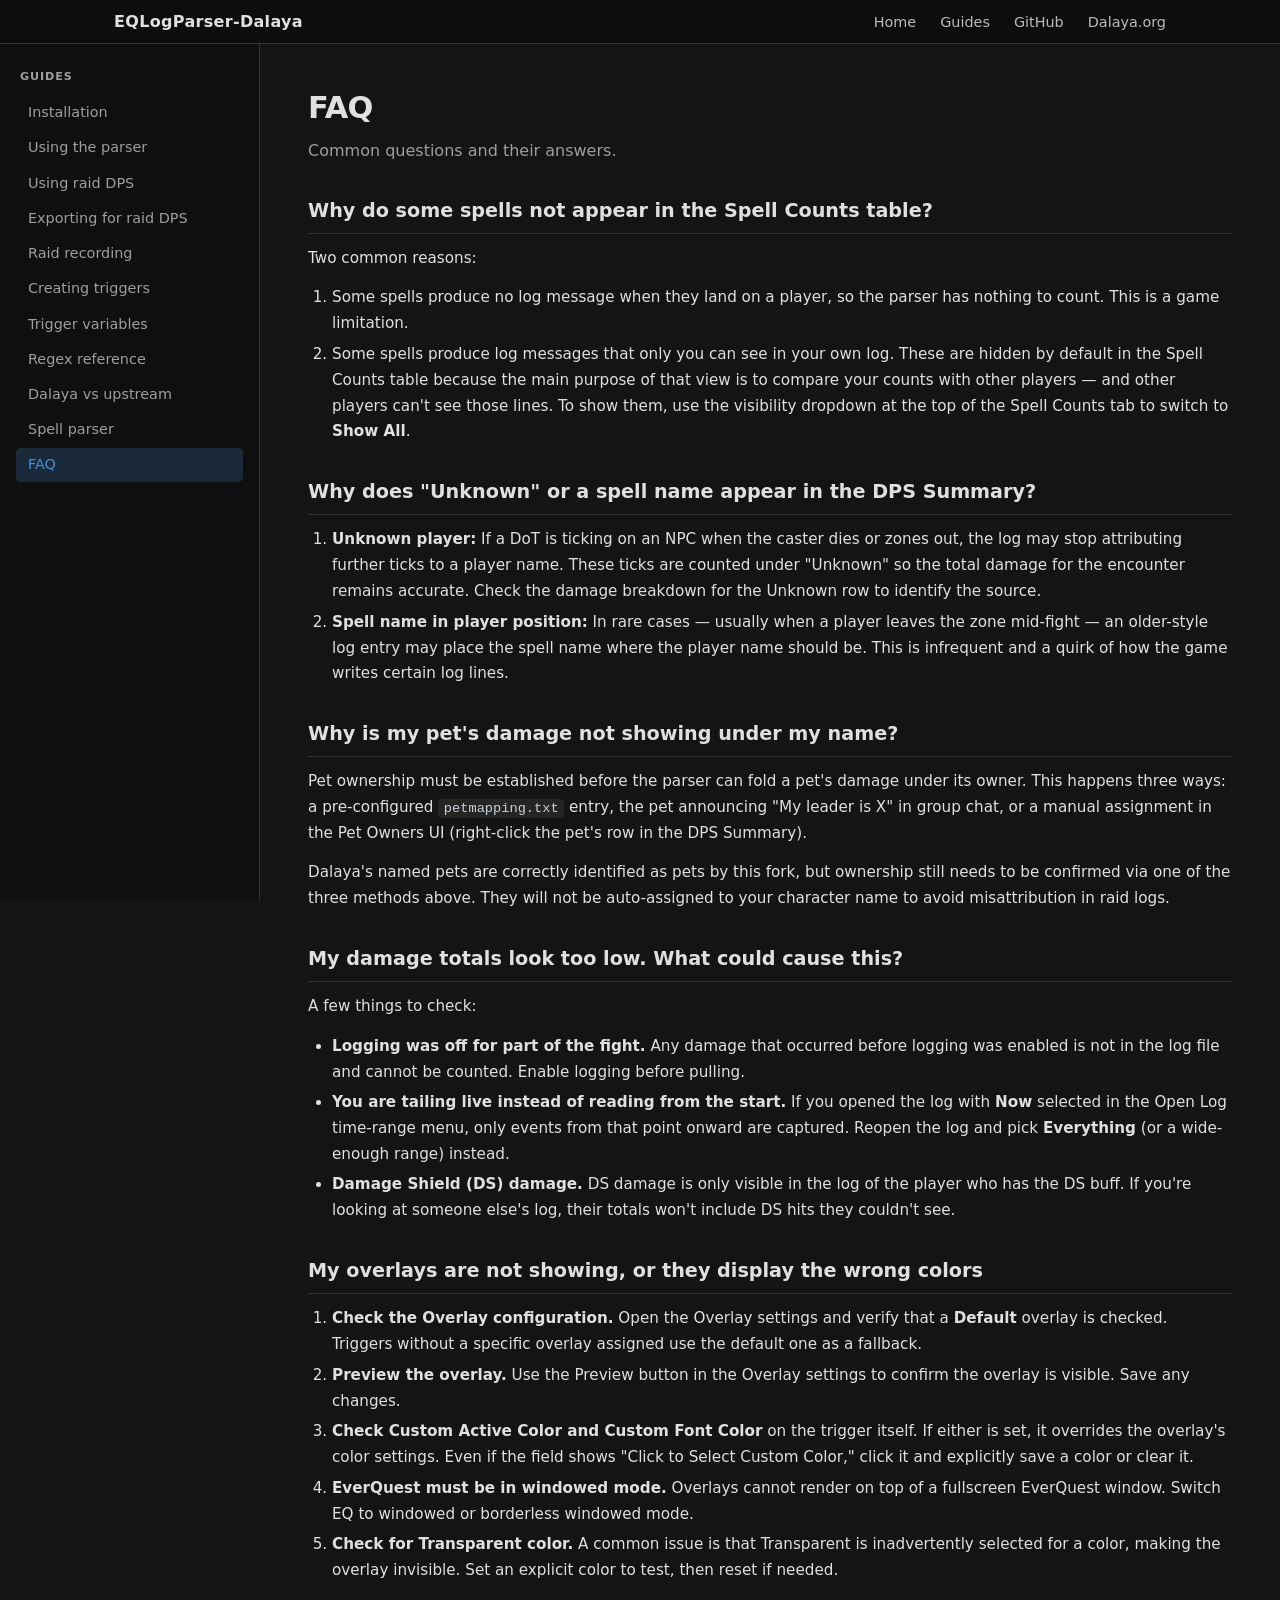
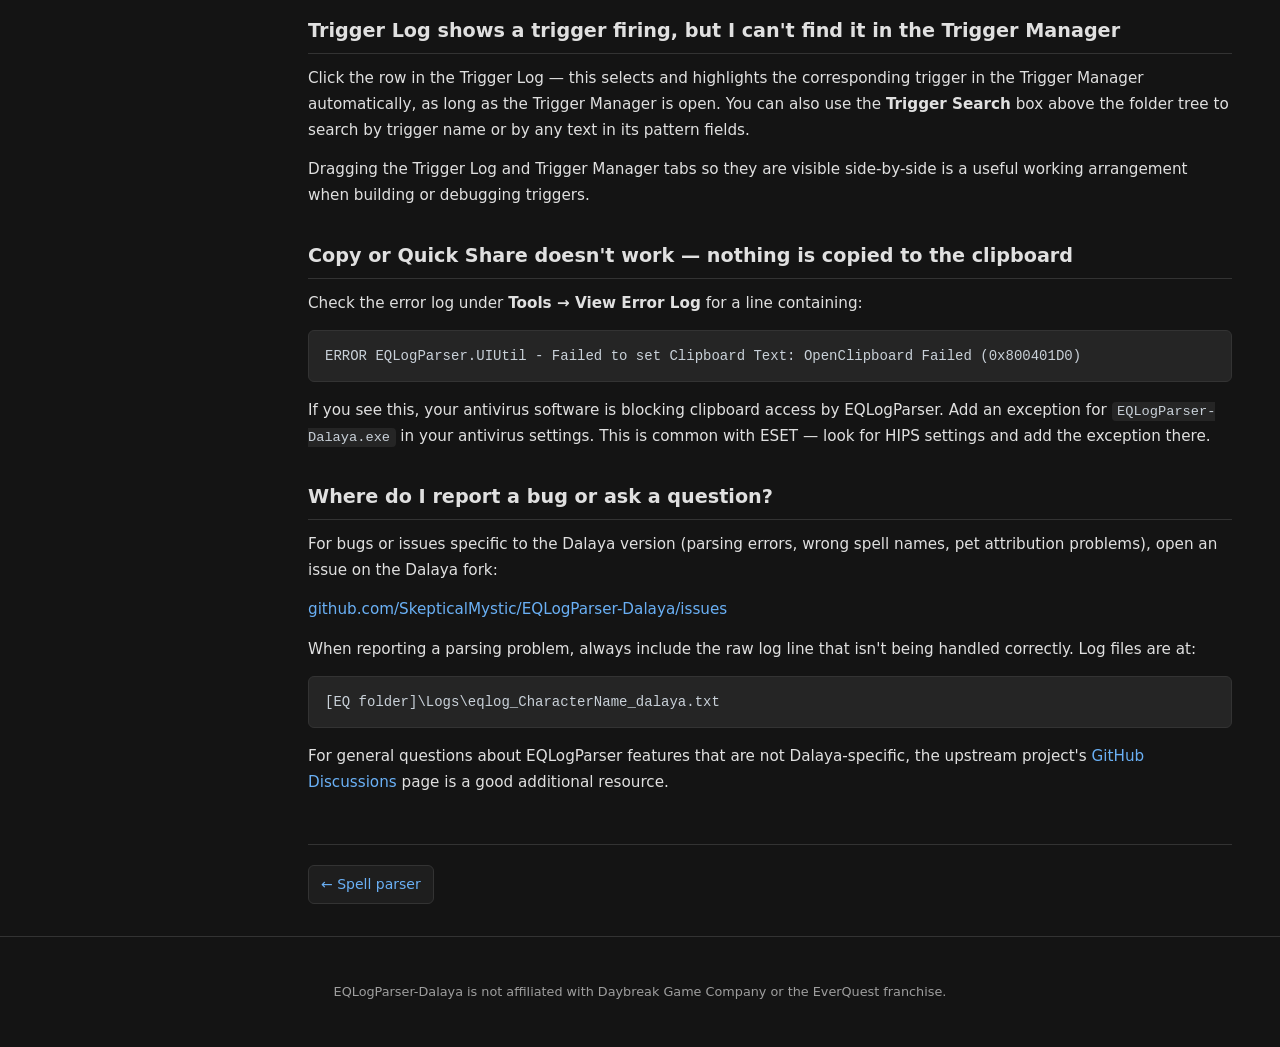
<file: website/dalaya/guides/faq.html>
<!DOCTYPE html>
<html lang="en">
<head>
  <meta charset="UTF-8" />
  <meta name="viewport" content="width=device-width, initial-scale=1" />
  <title>EQLogParser-Dalaya — FAQ</title>
  <meta name="description" content="Frequently asked questions about EQLogParser-Dalaya: parsing, overlays, triggers, and Dalaya-specific issues." />
  <link rel="stylesheet" href="../css/style.css" />
</head>
<body>

  <nav class="topbar">
    <div class="nav-inner">
      <span class="nav-title">EQLogParser-Dalaya</span>
      <ul class="nav-links">
        <li><a href="../index.html">Home</a></li>
        <li><a href="index.html">Guides</a></li>
        <li><a href="https://github.com/SkepticalMystic/EQLogParser-Dalaya" target="_blank">GitHub</a></li>
        <li><a href="https://www.dalaya.org" target="_blank">Dalaya.org</a></li>
      </ul>
    </div>
  </nav>

  <div class="guide-page-wrapper">

    <nav id="guide-sidebar" class="guide-sidebar"></nav>

    <div class="guide-main">
      <h1>FAQ</h1>
      <p class="guide-subtitle">Common questions and their answers.</p>

      <h2>Why do some spells not appear in the Spell Counts table?</h2>
      <p>
        Two common reasons:
      </p>
      <ol>
        <li>
          Some spells produce no log message when they land on a player, so the parser has
          nothing to count. This is a game limitation.
        </li>
        <li>
          Some spells produce log messages that only you can see in your own log. These are
          hidden by default in the Spell Counts table because the main purpose of that view
          is to compare your counts with other players — and other players can't see those lines.
          To show them, use the visibility dropdown at the top of the Spell Counts tab to
          switch to <strong>Show All</strong>.
        </li>
      </ol>

      <h2>Why does "Unknown" or a spell name appear in the DPS Summary?</h2>
      <ol>
        <li>
          <strong>Unknown player:</strong> If a DoT is ticking on an NPC when the caster dies
          or zones out, the log may stop attributing further ticks to a player name. These
          ticks are counted under "Unknown" so the total damage for the encounter remains
          accurate. Check the damage breakdown for the Unknown row to identify the source.
        </li>
        <li>
          <strong>Spell name in player position:</strong> In rare cases — usually when a player
          leaves the zone mid-fight — an older-style log entry may place the spell name where
          the player name should be. This is infrequent and a quirk of how the game writes
          certain log lines.
        </li>
      </ol>

      <h2>Why is my pet's damage not showing under my name?</h2>
      <p>
        Pet ownership must be established before the parser can fold a pet's damage under
        its owner. This happens three ways: a pre-configured <code>petmapping.txt</code> entry,
        the pet announcing "My leader is X" in group chat, or a manual assignment in the
        Pet Owners UI (right-click the pet's row in the DPS Summary).
      </p>
      <p>
        Dalaya's named pets are correctly identified as
        pets by this fork, but ownership still needs to be confirmed via one of the three
        methods above. They will not be auto-assigned to your character name to avoid
        misattribution in raid logs.
      </p>

      <h2>My damage totals look too low. What could cause this?</h2>
      <p>
        A few things to check:
      </p>
      <ul>
        <li>
          <strong>Logging was off for part of the fight.</strong> Any damage that occurred
          before logging was enabled is not in the log file and cannot be counted. Enable
          logging before pulling.
        </li>
        <li>
          <strong>You are tailing live instead of reading from the start.</strong> If you opened
          the log with <strong>Now</strong> selected in the Open Log time-range menu, only events
          from that point onward are captured. Reopen the log and pick <strong>Everything</strong>
          (or a wide-enough range) instead.
        </li>
        <li>
          <strong>Damage Shield (DS) damage.</strong> DS damage is only visible in the log
          of the player who has the DS buff. If you're looking at someone else's log, their
          totals won't include DS hits they couldn't see.
        </li>
      </ul>

      <h2>My overlays are not showing, or they display the wrong colors</h2>
      <ol>
        <li>
          <strong>Check the Overlay configuration.</strong> Open the Overlay settings and
          verify that a <strong>Default</strong> overlay is checked. Triggers without a
          specific overlay assigned use the default one as a fallback.
        </li>
        <li>
          <strong>Preview the overlay.</strong> Use the Preview button in the Overlay settings
          to confirm the overlay is visible. Save any changes.
        </li>
        <li>
          <strong>Check Custom Active Color and Custom Font Color</strong> on the trigger itself.
          If either is set, it overrides the overlay's color settings. Even if the field shows
          "Click to Select Custom Color," click it and explicitly save a color or clear it.
        </li>
        <li>
          <strong>EverQuest must be in windowed mode.</strong> Overlays cannot render on top
          of a fullscreen EverQuest window. Switch EQ to windowed or borderless windowed mode.
        </li>
        <li>
          <strong>Check for Transparent color.</strong> A common issue is that Transparent is
          inadvertently selected for a color, making the overlay invisible. Set an explicit
          color to test, then reset if needed.
        </li>
      </ol>

      <h2>Trigger Log shows a trigger firing, but I can't find it in the Trigger Manager</h2>
      <p>
        Click the row in the Trigger Log — this selects and highlights the corresponding
        trigger in the Trigger Manager automatically, as long as the Trigger Manager is open.
        You can also use the <strong>Trigger Search</strong> box above the folder tree to search
        by trigger name or by any text in its pattern fields.
      </p>
      <p>
        Dragging the Trigger Log and Trigger Manager tabs so they are visible side-by-side
        is a useful working arrangement when building or debugging triggers.
      </p>

      <h2>Copy or Quick Share doesn't work — nothing is copied to the clipboard</h2>
      <p>
        Check the error log under <strong>Tools &rarr; View Error Log</strong> for a line containing:
      </p>
      <pre><code>ERROR EQLogParser.UIUtil - Failed to set Clipboard Text: OpenClipboard Failed (0x800401D0)</code></pre>
      <p>
        If you see this, your antivirus software is blocking clipboard access by EQLogParser.
        Add an exception for <code>EQLogParser-Dalaya.exe</code> in your antivirus settings.
        This is common with ESET — look for HIPS settings and add the exception there.
      </p>

      <h2>Where do I report a bug or ask a question?</h2>
      <p>
        For bugs or issues specific to the Dalaya version (parsing errors, wrong spell names,
        pet attribution problems), open an issue on the Dalaya fork:
      </p>
      <p>
        <a href="https://github.com/SkepticalMystic/EQLogParser-Dalaya/issues" target="_blank">
          github.com/SkepticalMystic/EQLogParser-Dalaya/issues
        </a>
      </p>
      <p>When reporting a parsing problem, always include the raw log line that isn't being handled correctly. Log files are at:</p>
      <pre><code>[EQ folder]\Logs\eqlog_CharacterName_dalaya.txt</code></pre>
      <p>
        For general questions about EQLogParser features that are not Dalaya-specific, the
        upstream project's
        <a href="https://github.com/kauffman12/EQLogParser/discussions" target="_blank">GitHub Discussions</a>
        page is a good additional resource.
      </p>

      <nav id="guide-prevnext" class="guide-prevnext"></nav>
    </div>

  </div>

  <footer>
    <p>EQLogParser-Dalaya is not affiliated with Daybreak Game Company or the EverQuest franchise.</p>
  </footer>

  <script src="nav.js"></script>
  <script>renderNav("faq");</script>

</body>
</html>
</file>
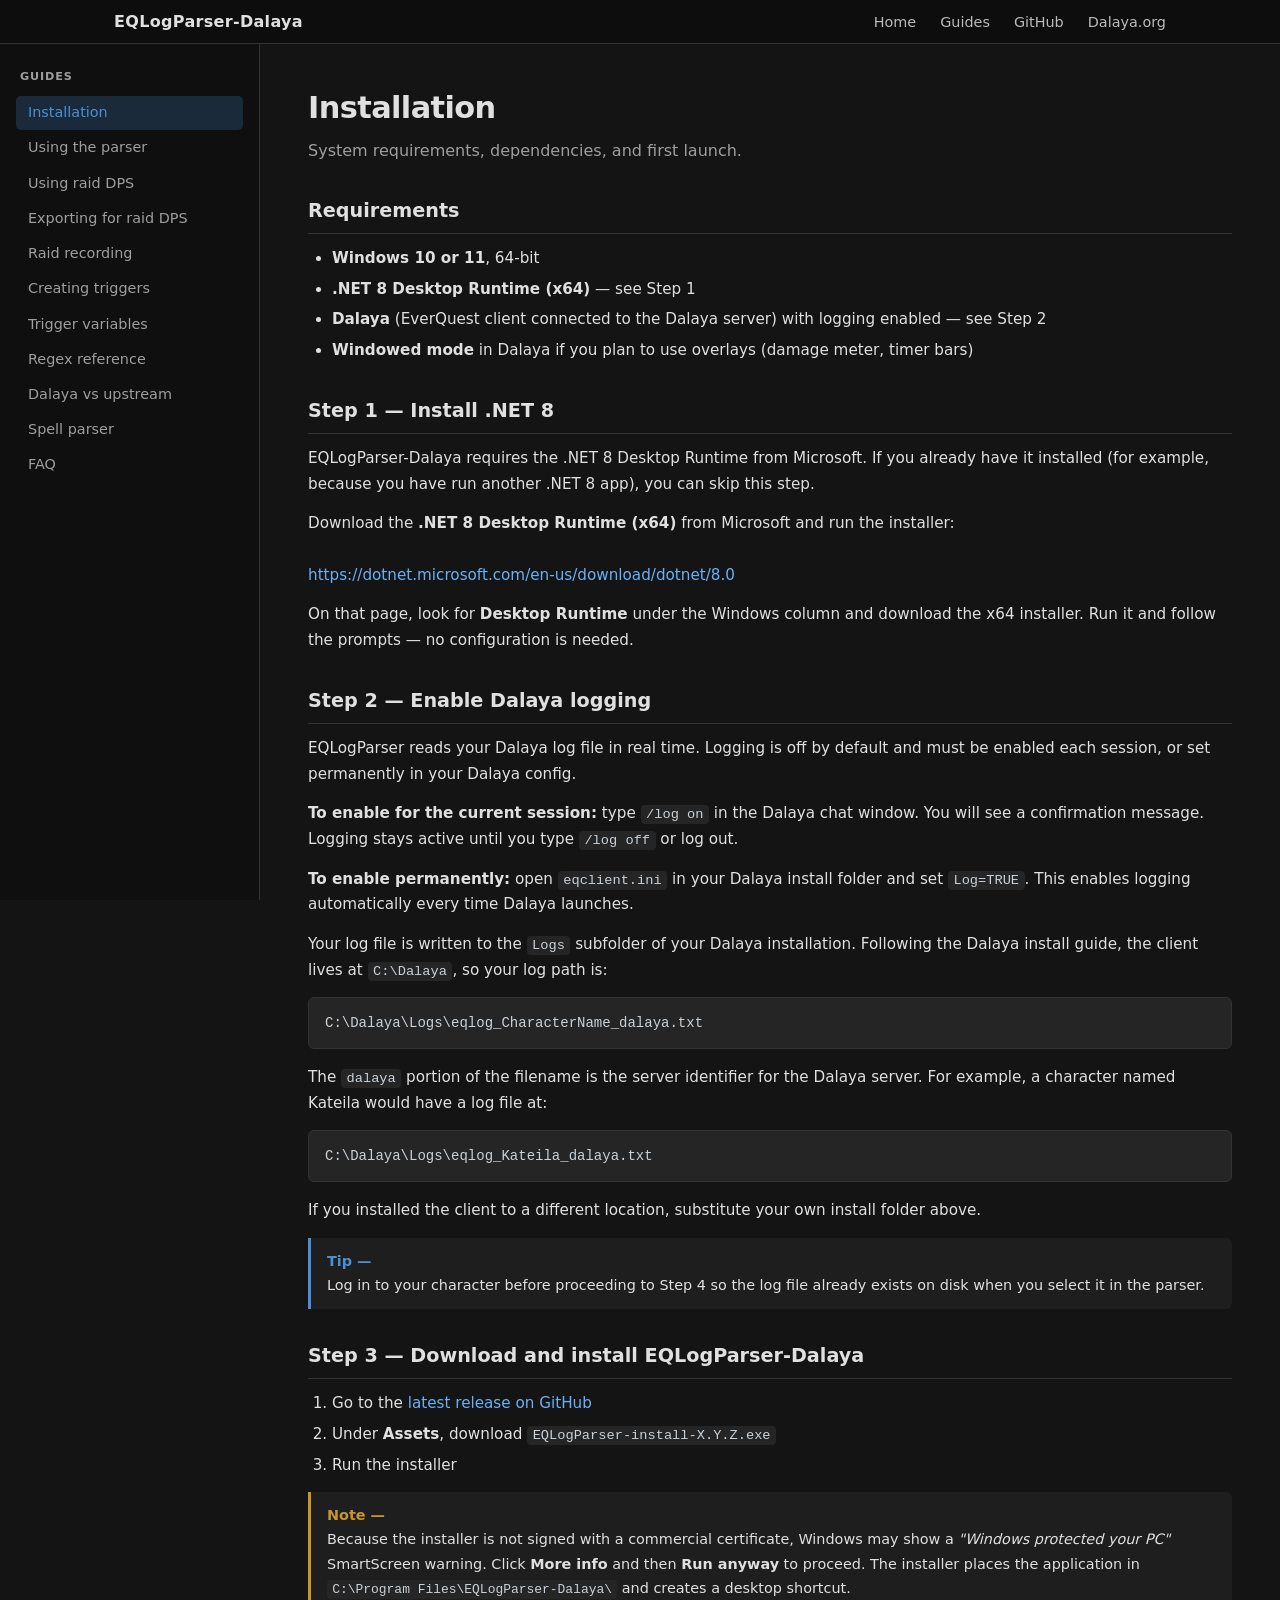
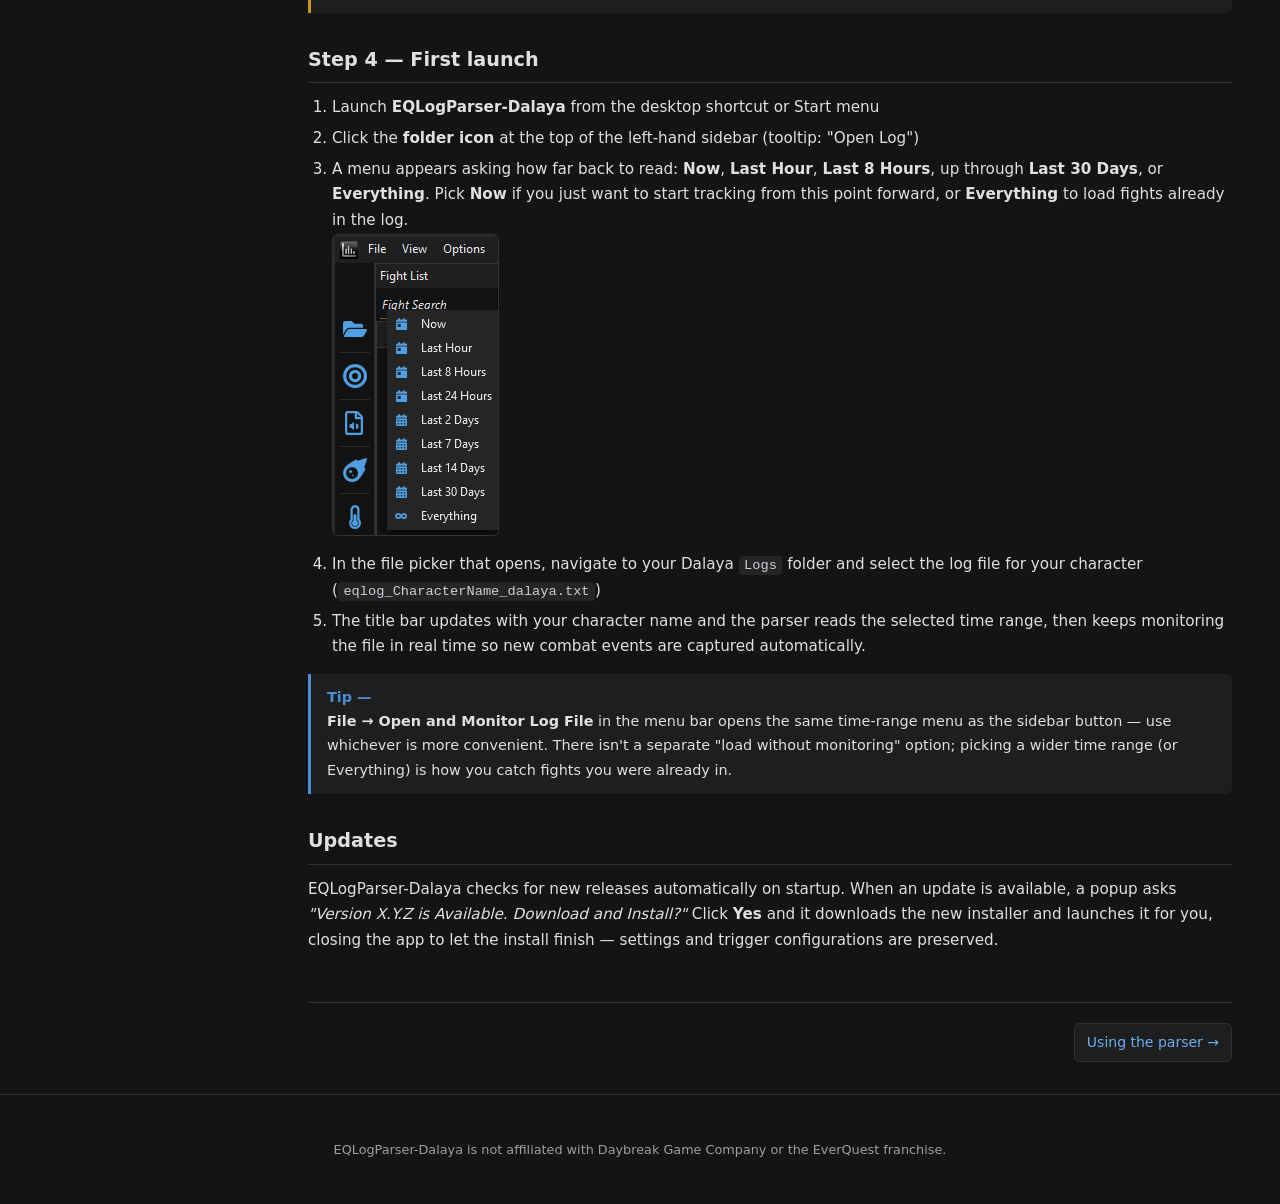
<file: website/dalaya/guides/installation.html>
<!DOCTYPE html>
<html lang="en">
<head>
  <meta charset="UTF-8" />
  <meta name="viewport" content="width=device-width, initial-scale=1" />
  <title>EQLogParser-Dalaya — Installation</title>
  <meta name="description" content="How to install EQLogParser-Dalaya: system requirements, .NET setup, and first launch." />
  <link rel="stylesheet" href="../css/style.css" />
</head>
<body>

  <nav class="topbar">
    <div class="nav-inner">
      <span class="nav-title">EQLogParser-Dalaya</span>
      <ul class="nav-links">
        <li><a href="../index.html">Home</a></li>
        <li><a href="index.html">Guides</a></li>
        <li><a href="https://github.com/SkepticalMystic/EQLogParser-Dalaya" target="_blank">GitHub</a></li>
        <li><a href="https://www.dalaya.org" target="_blank">Dalaya.org</a></li>
      </ul>
    </div>
  </nav>

  <div class="guide-page-wrapper">

    <nav id="guide-sidebar" class="guide-sidebar"></nav>

    <div class="guide-main">
      <h1>Installation</h1>
      <p class="guide-subtitle">System requirements, dependencies, and first launch.</p>

      <h2>Requirements</h2>
      <ul>
        <li><strong>Windows 10 or 11</strong>, 64-bit</li>
        <li><strong>.NET 8 Desktop Runtime (x64)</strong> &mdash; see Step 1</li>
        <li><strong>Dalaya</strong> (EverQuest client connected to the Dalaya server) with logging enabled &mdash; see Step 2</li>
        <li><strong>Windowed mode</strong> in Dalaya if you plan to use overlays (damage meter, timer bars)</li>
      </ul>

      <h2>Step 1 &mdash; Install .NET 8</h2>
      <p>
        EQLogParser-Dalaya requires the .NET 8 Desktop Runtime from Microsoft.
        If you already have it installed (for example, because you have run another .NET 8 app), you can skip this step.
      </p>
      <p>
        Download the <strong>.NET 8 Desktop Runtime (x64)</strong> from Microsoft and run the installer:
        <br /><br />
        <a href="https://dotnet.microsoft.com/en-us/download/dotnet/8.0" target="_blank">https://dotnet.microsoft.com/en-us/download/dotnet/8.0</a>
      </p>
      <p>
        On that page, look for <strong>Desktop Runtime</strong> under the Windows column and download the x64 installer.
        Run it and follow the prompts &mdash; no configuration is needed.
      </p>

      <h2>Step 2 &mdash; Enable Dalaya logging</h2>
      <p>
        EQLogParser reads your Dalaya log file in real time.
        Logging is off by default and must be enabled each session, or set permanently in your Dalaya config.
      </p>
      <p><strong>To enable for the current session:</strong> type <code>/log on</code> in the Dalaya chat window.
      You will see a confirmation message. Logging stays active until you type <code>/log off</code> or log out.</p>
      <p><strong>To enable permanently:</strong> open <code>eqclient.ini</code> in your Dalaya install folder
      and set <code>Log=TRUE</code>. This enables logging automatically every time Dalaya launches.</p>
      <p>Your log file is written to the <code>Logs</code> subfolder of your Dalaya installation. Following the
      Dalaya install guide, the client lives at <code>C:\Dalaya</code>, so your log path is:</p>
      <pre><code>C:\Dalaya\Logs\eqlog_CharacterName_dalaya.txt</code></pre>
      <p>
        The <code>dalaya</code> portion of the filename is the server identifier for the Dalaya server.
        For example, a character named Kateila would have a log file at:
      </p>
      <pre><code>C:\Dalaya\Logs\eqlog_Kateila_dalaya.txt</code></pre>
      <p>If you installed the client to a different location, substitute your own install folder above.</p>
      <div class="callout tip">
        <p>Log in to your character before proceeding to Step 4 so the log file already exists on disk when you select it in the parser.</p>
      </div>

      <h2>Step 3 &mdash; Download and install EQLogParser-Dalaya</h2>
      <ol>
        <li>Go to the <a href="https://github.com/SkepticalMystic/EQLogParser-Dalaya/releases/latest" target="_blank">latest release on GitHub</a></li>
        <li>Under <strong>Assets</strong>, download <code>EQLogParser-install-X.Y.Z.exe</code></li>
        <li>Run the installer</li>
      </ol>
      <div class="callout warning">
        <p>
          Because the installer is not signed with a commercial certificate, Windows may show a
          <em>"Windows protected your PC"</em> SmartScreen warning.
          Click <strong>More info</strong> and then <strong>Run anyway</strong> to proceed.
          The installer places the application in <code>C:\Program Files\EQLogParser-Dalaya\</code>
          and creates a desktop shortcut.
        </p>
      </div>

      <h2>Step 4 &mdash; First launch</h2>
      <ol>
        <li>Launch <strong>EQLogParser-Dalaya</strong> from the desktop shortcut or Start menu</li>
        <li>Click the <strong>folder icon</strong> at the top of the left-hand sidebar (tooltip: "Open Log")</li>
        <li>
          A menu appears asking how far back to read: <strong>Now</strong>, <strong>Last Hour</strong>, <strong>Last 8 Hours</strong>,
          up through <strong>Last 30 Days</strong>, or <strong>Everything</strong>. Pick <strong>Now</strong> if you just want to
          start tracking from this point forward, or <strong>Everything</strong> to load fights already in the log.
          <img class="guide-screenshot" src="images/installation-open-log-menu.png" alt="Open Log sidebar button showing the time-range menu: Now, Last Hour, Last 8 Hours, Last 24 Hours, Last 2 Days, Last 7 Days, Last 14 Days, Last 30 Days, Everything" style="max-width: 210px;" />
        </li>
        <li>
          In the file picker that opens, navigate to your Dalaya <code>Logs</code> folder and select the log file
          for your character (<code>eqlog_CharacterName_dalaya.txt</code>)
        </li>
        <li>
          The title bar updates with your character name and the parser reads the selected time range, then keeps
          monitoring the file in real time so new combat events are captured automatically.
        </li>
      </ol>
      <div class="callout tip">
        <p>
          <strong>File &rarr; Open and Monitor Log File</strong> in the menu bar opens the same time-range menu as the
          sidebar button &mdash; use whichever is more convenient. There isn't a separate "load without monitoring" option;
          picking a wider time range (or Everything) is how you catch fights you were already in.
        </p>
      </div>

      <h2>Updates</h2>
      <p>
        EQLogParser-Dalaya checks for new releases automatically on startup. When an update is available, a popup
        asks <em>"Version X.Y.Z is Available. Download and Install?"</em> Click <strong>Yes</strong> and it downloads
        the new installer and launches it for you, closing the app to let the install finish &mdash;
        settings and trigger configurations are preserved.
      </p>

      <nav id="guide-prevnext" class="guide-prevnext"></nav>
    </div>

  </div>

  <footer>
    <p>EQLogParser-Dalaya is not affiliated with Daybreak Game Company or the EverQuest franchise.</p>
  </footer>

  <script src="nav.js"></script>
  <script>renderNav("installation");</script>

</body>
</html>
</file>
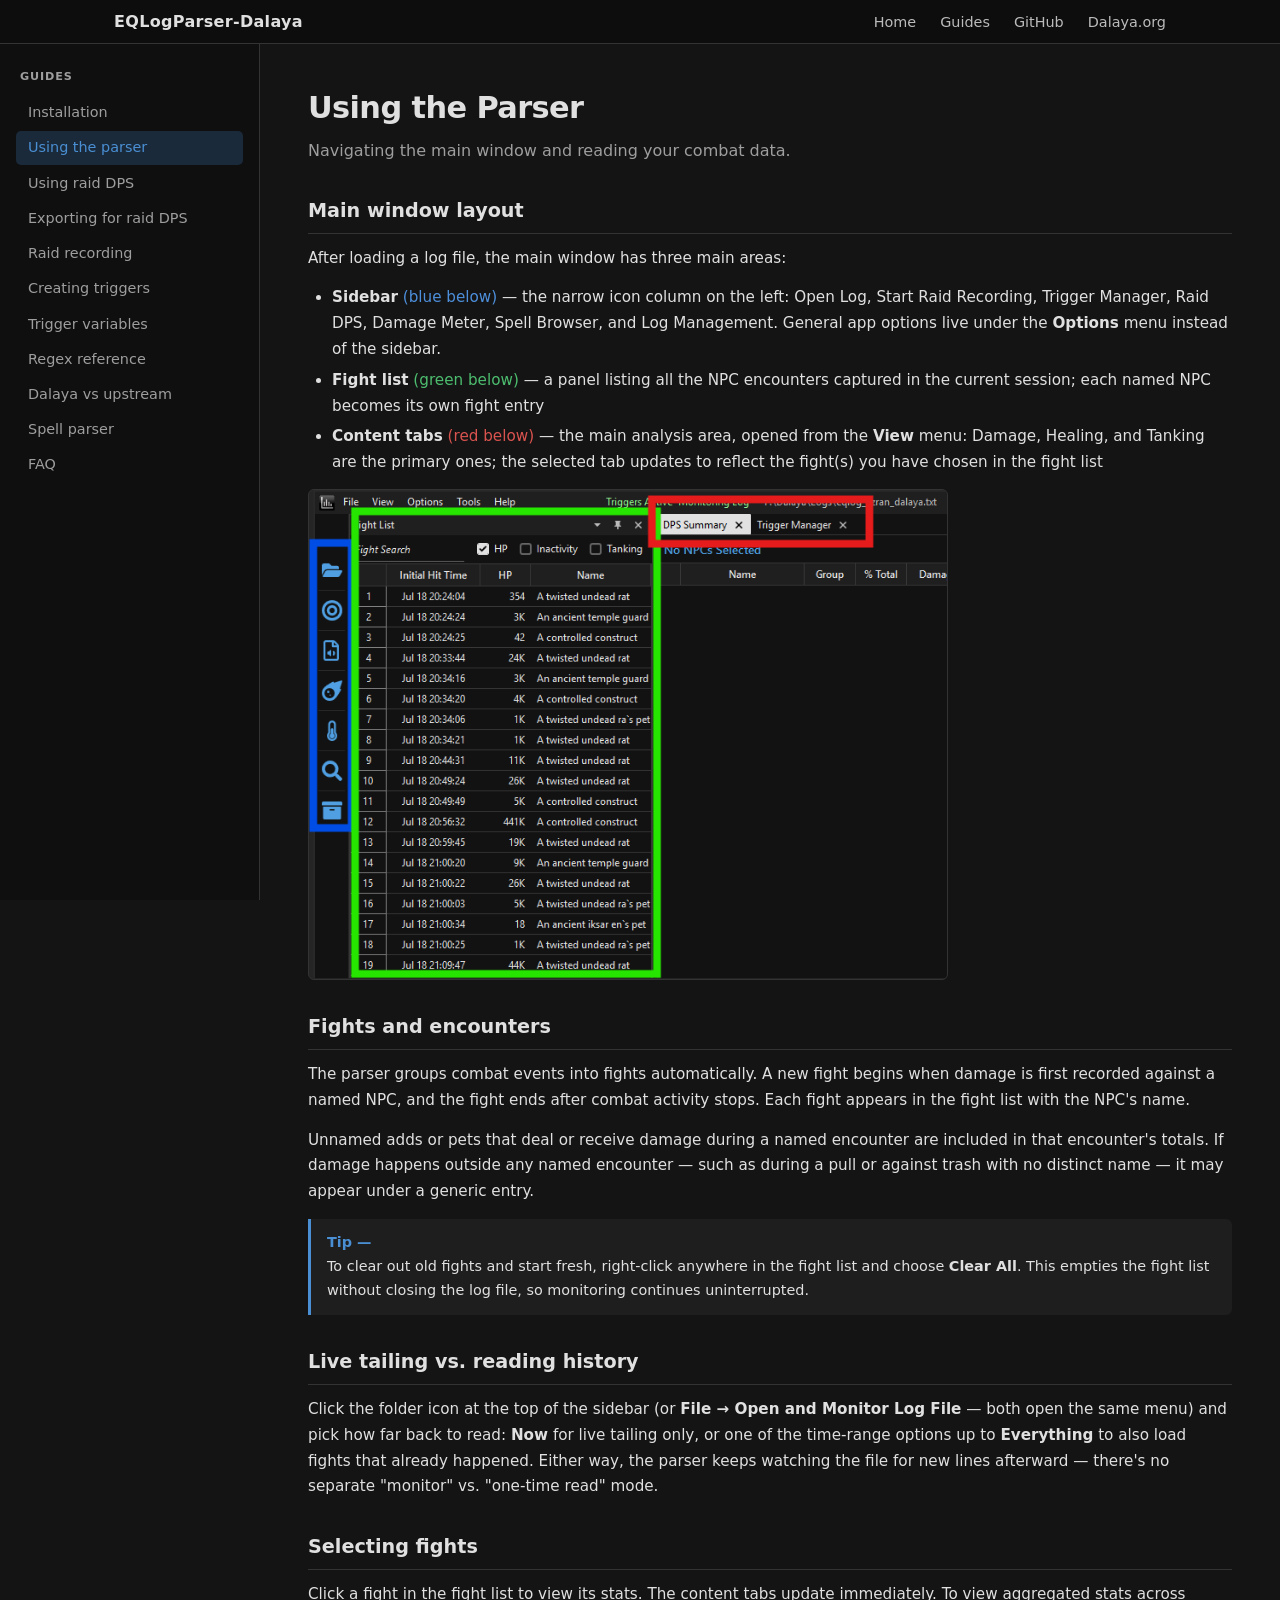
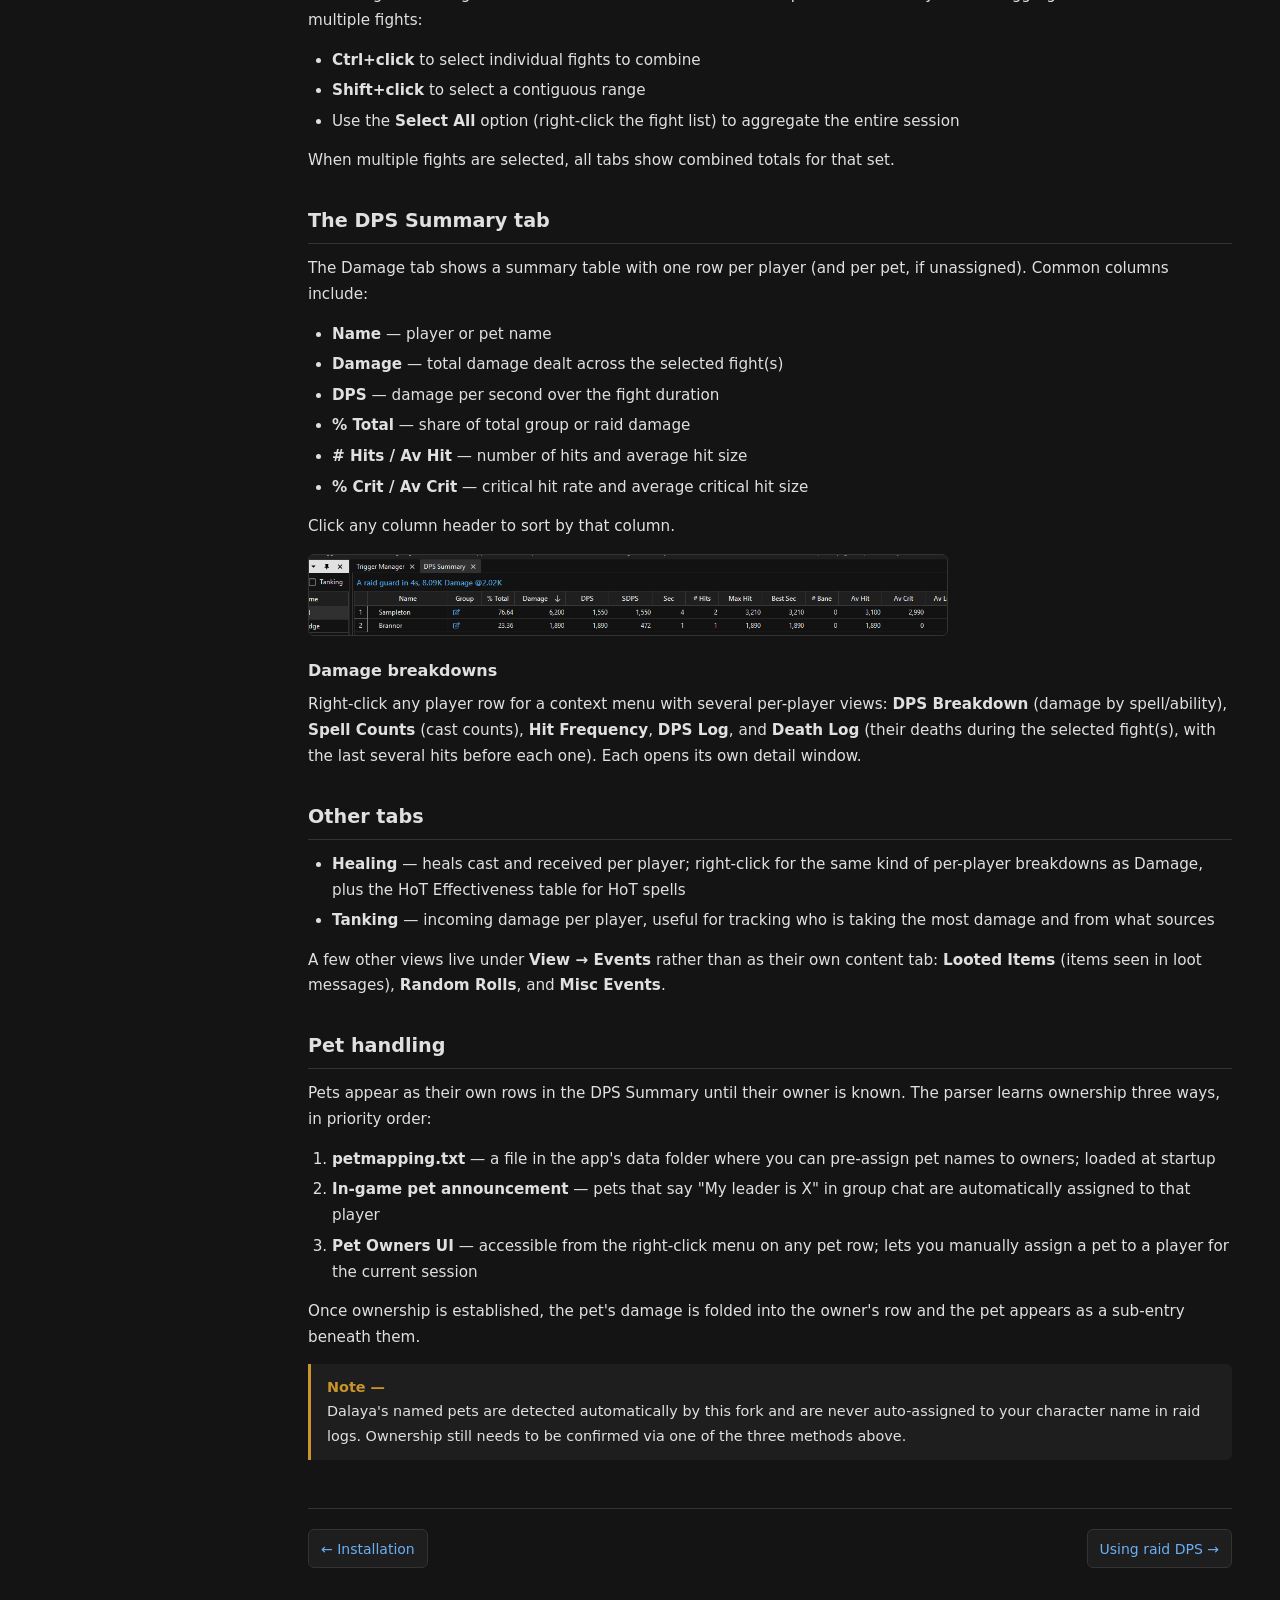
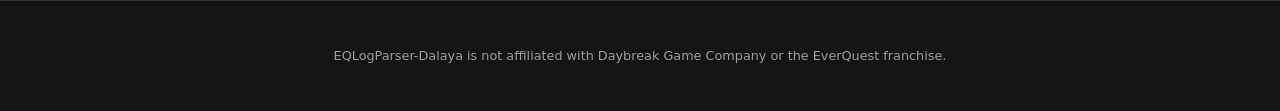
<file: website/dalaya/guides/parser.html>
<!DOCTYPE html>
<html lang="en">
<head>
  <meta charset="UTF-8" />
  <meta name="viewport" content="width=device-width, initial-scale=1" />
  <title>EQLogParser-Dalaya — Using the Parser</title>
  <meta name="description" content="How to navigate the main window, read fights, and use the DPS Summary in EQLogParser-Dalaya." />
  <link rel="stylesheet" href="../css/style.css" />
</head>
<body>

  <nav class="topbar">
    <div class="nav-inner">
      <span class="nav-title">EQLogParser-Dalaya</span>
      <ul class="nav-links">
        <li><a href="../index.html">Home</a></li>
        <li><a href="index.html">Guides</a></li>
        <li><a href="https://github.com/SkepticalMystic/EQLogParser-Dalaya" target="_blank">GitHub</a></li>
        <li><a href="https://www.dalaya.org" target="_blank">Dalaya.org</a></li>
      </ul>
    </div>
  </nav>

  <div class="guide-page-wrapper">

    <nav id="guide-sidebar" class="guide-sidebar"></nav>

    <div class="guide-main">
      <h1>Using the Parser</h1>
      <p class="guide-subtitle">Navigating the main window and reading your combat data.</p>

      <h2>Main window layout</h2>
      <p>
        After loading a log file, the main window has three main areas:
      </p>
      <ul>
        <li>
          <strong>Sidebar</strong> <span style="color:#4d8fdb;">(blue below)</span> — the narrow icon column on the left: Open Log, Start Raid Recording,
          Trigger Manager, Raid DPS, Damage Meter, Spell Browser, and Log Management. General app options
          live under the <strong>Options</strong> menu instead of the sidebar.
        </li>
        <li>
          <strong>Fight list</strong> <span style="color:#4dbd6f;">(green below)</span> — a panel listing all the NPC encounters captured in the current
          session; each named NPC becomes its own fight entry
        </li>
        <li>
          <strong>Content tabs</strong> <span style="color:#d9534f;">(red below)</span> — the main analysis area, opened from the <strong>View</strong>
          menu: Damage, Healing, and Tanking are the primary ones; the selected tab updates to reflect
          the fight(s) you have chosen in the fight list
        </li>
      </ul>
      <img class="guide-screenshot" src="images/parser-sections-described.png" alt="Main window with the three layout areas outlined: sidebar icon column in blue, fight list in green, and content tabs (DPS Summary, Trigger Manager) in red" style="max-width: 640px;" />

      <h2>Fights and encounters</h2>
      <p>
        The parser groups combat events into fights automatically. A new fight begins when damage
        is first recorded against a named NPC, and the fight ends after combat activity stops.
        Each fight appears in the fight list with the NPC's name.
      </p>
      <p>
        Unnamed adds or pets that deal or receive damage during a named encounter are included in
        that encounter's totals. If damage happens outside any named encounter — such as during a
        pull or against trash with no distinct name — it may appear under a generic entry.
      </p>
      <div class="callout tip">
        <p>
          To clear out old fights and start fresh, right-click anywhere in the fight list and choose
          <strong>Clear All</strong>. This empties the fight list without closing the log file, so
          monitoring continues uninterrupted.
        </p>
      </div>

      <h2>Live tailing vs. reading history</h2>
      <p>
        Click the folder icon at the top of the sidebar (or <strong>File &rarr; Open and Monitor Log
        File</strong> — both open the same menu) and pick how far back to read: <strong>Now</strong>
        for live tailing only, or one of the time-range options up to <strong>Everything</strong> to
        also load fights that already happened. Either way, the parser keeps watching the file for new
        lines afterward &mdash; there's no separate "monitor" vs. "one-time read" mode.
      </p>

      <h2>Selecting fights</h2>
      <p>
        Click a fight in the fight list to view its stats. The content tabs update immediately.
        To view aggregated stats across multiple fights:
      </p>
      <ul>
        <li><strong>Ctrl+click</strong> to select individual fights to combine</li>
        <li><strong>Shift+click</strong> to select a contiguous range</li>
        <li>Use the <strong>Select All</strong> option (right-click the fight list) to aggregate the entire session</li>
      </ul>
      <p>When multiple fights are selected, all tabs show combined totals for that set.</p>

      <h2>The DPS Summary tab</h2>
      <p>
        The Damage tab shows a summary table with one row per player (and per pet, if unassigned).
        Common columns include:
      </p>
      <ul>
        <li><strong>Name</strong> — player or pet name</li>
        <li><strong>Damage</strong> — total damage dealt across the selected fight(s)</li>
        <li><strong>DPS</strong> — damage per second over the fight duration</li>
        <li><strong>% Total</strong> — share of total group or raid damage</li>
        <li><strong># Hits / Av Hit</strong> — number of hits and average hit size</li>
        <li><strong>% Crit / Av Crit</strong> — critical hit rate and average critical hit size</li>
      </ul>
      <p>Click any column header to sort by that column.</p>
      <img class="guide-screenshot" src="images/parser-dps-summary.png" alt="DPS Summary table for a fight, showing the Name, % Total, Damage, DPS, SDPS, and hit-rate columns for two players" style="max-width: 640px;" />

      <h3>Damage breakdowns</h3>
      <p>
        Right-click any player row for a context menu with several per-player views: <strong>DPS
        Breakdown</strong> (damage by spell/ability), <strong>Spell Counts</strong> (cast counts),
        <strong>Hit Frequency</strong>, <strong>DPS Log</strong>, and <strong>Death Log</strong> (their
        deaths during the selected fight(s), with the last several hits before each one). Each opens
        its own detail window.
      </p>

      <h2>Other tabs</h2>
      <ul>
        <li>
          <strong>Healing</strong> — heals cast and received per player; right-click for the same kind
          of per-player breakdowns as Damage, plus the HoT Effectiveness table for HoT spells
        </li>
        <li>
          <strong>Tanking</strong> — incoming damage per player, useful for tracking who is taking
          the most damage and from what sources
        </li>
      </ul>
      <p>
        A few other views live under <strong>View &rarr; Events</strong> rather than as their own
        content tab: <strong>Looted Items</strong> (items seen in loot messages), <strong>Random
        Rolls</strong>, and <strong>Misc Events</strong>.
      </p>

      <h2>Pet handling</h2>
      <p>
        Pets appear as their own rows in the DPS Summary until their owner is known. The parser
        learns ownership three ways, in priority order:
      </p>
      <ol>
        <li>
          <strong>petmapping.txt</strong> — a file in the app's data folder where you can
          pre-assign pet names to owners; loaded at startup
        </li>
        <li>
          <strong>In-game pet announcement</strong> — pets that say "My leader is X" in group
          chat are automatically assigned to that player
        </li>
        <li>
          <strong>Pet Owners UI</strong> — accessible from the right-click menu on any pet row;
          lets you manually assign a pet to a player for the current session
        </li>
      </ol>
      <p>
        Once ownership is established, the pet's damage is folded into the owner's row
        and the pet appears as a sub-entry beneath them.
      </p>
      <div class="callout warning">
        <p>
          Dalaya's named pets are detected automatically
          by this fork and are never auto-assigned to your character name in raid logs.
          Ownership still needs to be confirmed via one of the three methods above.
        </p>
      </div>

      <nav id="guide-prevnext" class="guide-prevnext"></nav>
    </div>

  </div>

  <footer>
    <p>EQLogParser-Dalaya is not affiliated with Daybreak Game Company or the EverQuest franchise.</p>
  </footer>

  <script src="nav.js"></script>
  <script>renderNav("parser");</script>

</body>
</html>
</file>
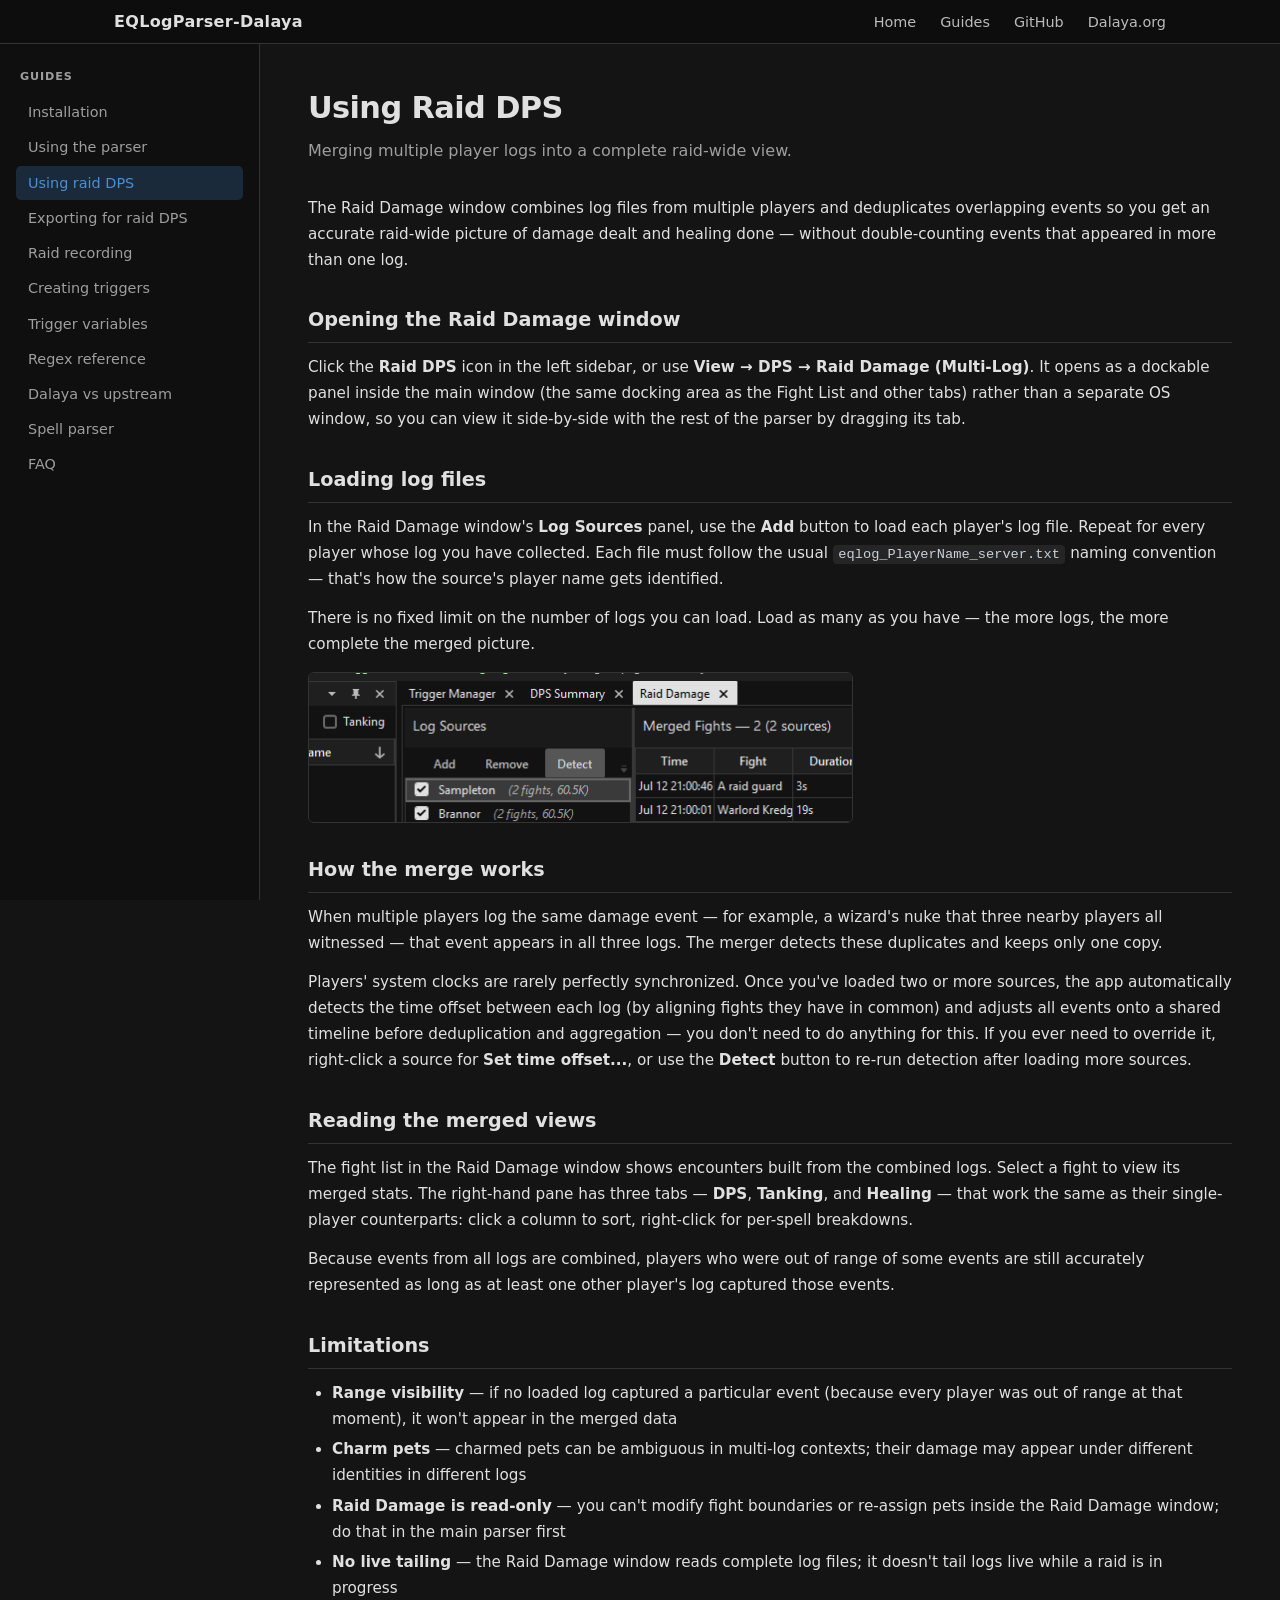
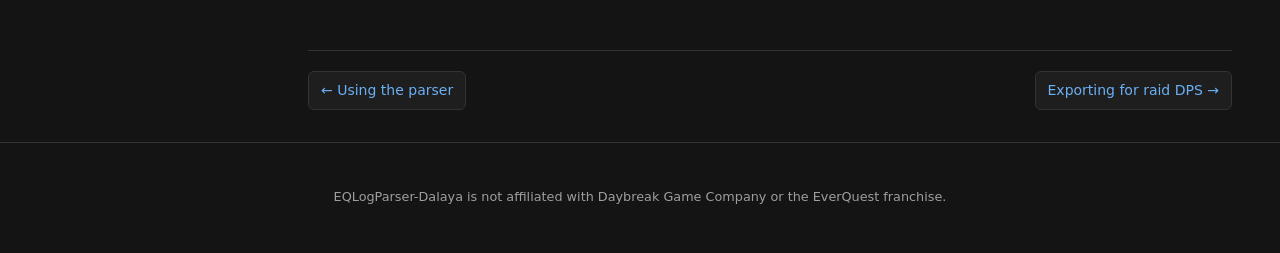
<file: website/dalaya/guides/raid-dps.html>
<!DOCTYPE html>
<html lang="en">
<head>
  <meta charset="UTF-8" />
  <meta name="viewport" content="width=device-width, initial-scale=1" />
  <title>EQLogParser-Dalaya — Using Raid DPS</title>
  <meta name="description" content="How to load multiple player logs and read the merged raid damage and healing view in EQLogParser-Dalaya." />
  <link rel="stylesheet" href="../css/style.css" />
</head>
<body>

  <nav class="topbar">
    <div class="nav-inner">
      <span class="nav-title">EQLogParser-Dalaya</span>
      <ul class="nav-links">
        <li><a href="../index.html">Home</a></li>
        <li><a href="index.html">Guides</a></li>
        <li><a href="https://github.com/SkepticalMystic/EQLogParser-Dalaya" target="_blank">GitHub</a></li>
        <li><a href="https://www.dalaya.org" target="_blank">Dalaya.org</a></li>
      </ul>
    </div>
  </nav>

  <div class="guide-page-wrapper">

    <nav id="guide-sidebar" class="guide-sidebar"></nav>

    <div class="guide-main">
      <h1>Using Raid DPS</h1>
      <p class="guide-subtitle">Merging multiple player logs into a complete raid-wide view.</p>

      <p>
        The Raid Damage window combines log files from multiple players and deduplicates overlapping
        events so you get an accurate raid-wide picture of damage dealt and healing done — without
        double-counting events that appeared in more than one log.
      </p>

      <h2>Opening the Raid Damage window</h2>
      <p>
        Click the <strong>Raid DPS</strong> icon in the left sidebar, or use <strong>View &rarr; DPS
        &rarr; Raid Damage (Multi-Log)</strong>. It opens as a dockable panel inside the main window
        (the same docking area as the Fight List and other tabs) rather than a separate OS window, so
        you can view it side-by-side with the rest of the parser by dragging its tab.
      </p>

      <h2>Loading log files</h2>
      <p>
        In the Raid Damage window's <strong>Log Sources</strong> panel, use the <strong>Add</strong>
        button to load each player's log file. Repeat for every player whose log you have collected.
        Each file must follow the usual <code>eqlog_PlayerName_server.txt</code> naming convention —
        that's how the source's player name gets identified.
      </p>
      <p>
        There is no fixed limit on the number of logs you can load. Load as many as you have —
        the more logs, the more complete the merged picture.
      </p>
      <img class="guide-screenshot" src="images/raid-dps-sources-merged.png" alt="Log Sources panel with two loaded logs, and the Merged Fights list showing two combined fights" style="max-width: 545px;" />

      <h2>How the merge works</h2>
      <p>
        When multiple players log the same damage event — for example, a wizard's nuke that three
        nearby players all witnessed — that event appears in all three logs. The merger detects
        these duplicates and keeps only one copy.
      </p>
      <p>
        Players' system clocks are rarely perfectly synchronized. Once you've loaded two or more
        sources, the app automatically detects the time offset between each log (by aligning fights
        they have in common) and adjusts all events onto a shared timeline before deduplication and
        aggregation — you don't need to do anything for this. If you ever need to override it, right-click
        a source for <strong>Set time offset...</strong>, or use the <strong>Detect</strong> button to
        re-run detection after loading more sources.
      </p>

      <h2>Reading the merged views</h2>
      <p>
        The fight list in the Raid Damage window shows encounters built from the combined logs.
        Select a fight to view its merged stats. The right-hand pane has three tabs — <strong>DPS</strong>,
        <strong>Tanking</strong>, and <strong>Healing</strong> — that work the same as their single-player
        counterparts: click a column to sort, right-click for per-spell breakdowns.
      </p>
      <p>
        Because events from all logs are combined, players who were out of range of some events
        are still accurately represented as long as at least one other player's log captured
        those events.
      </p>

      <h2>Limitations</h2>
      <ul>
        <li>
          <strong>Range visibility</strong> — if no loaded log captured a particular event (because
          every player was out of range at that moment), it won't appear in the merged data
        </li>
        <li>
          <strong>Charm pets</strong> — charmed pets can be ambiguous in multi-log contexts;
          their damage may appear under different identities in different logs
        </li>
        <li>
          <strong>Raid Damage is read-only</strong> — you can't modify fight boundaries or
          re-assign pets inside the Raid Damage window; do that in the main parser first
        </li>
        <li>
          <strong>No live tailing</strong> — the Raid Damage window reads complete log files;
          it doesn't tail logs live while a raid is in progress
        </li>
      </ul>

      <nav id="guide-prevnext" class="guide-prevnext"></nav>
    </div>

  </div>

  <footer>
    <p>EQLogParser-Dalaya is not affiliated with Daybreak Game Company or the EverQuest franchise.</p>
  </footer>

  <script src="nav.js"></script>
  <script>renderNav("raid-dps");</script>

</body>
</html>
</file>
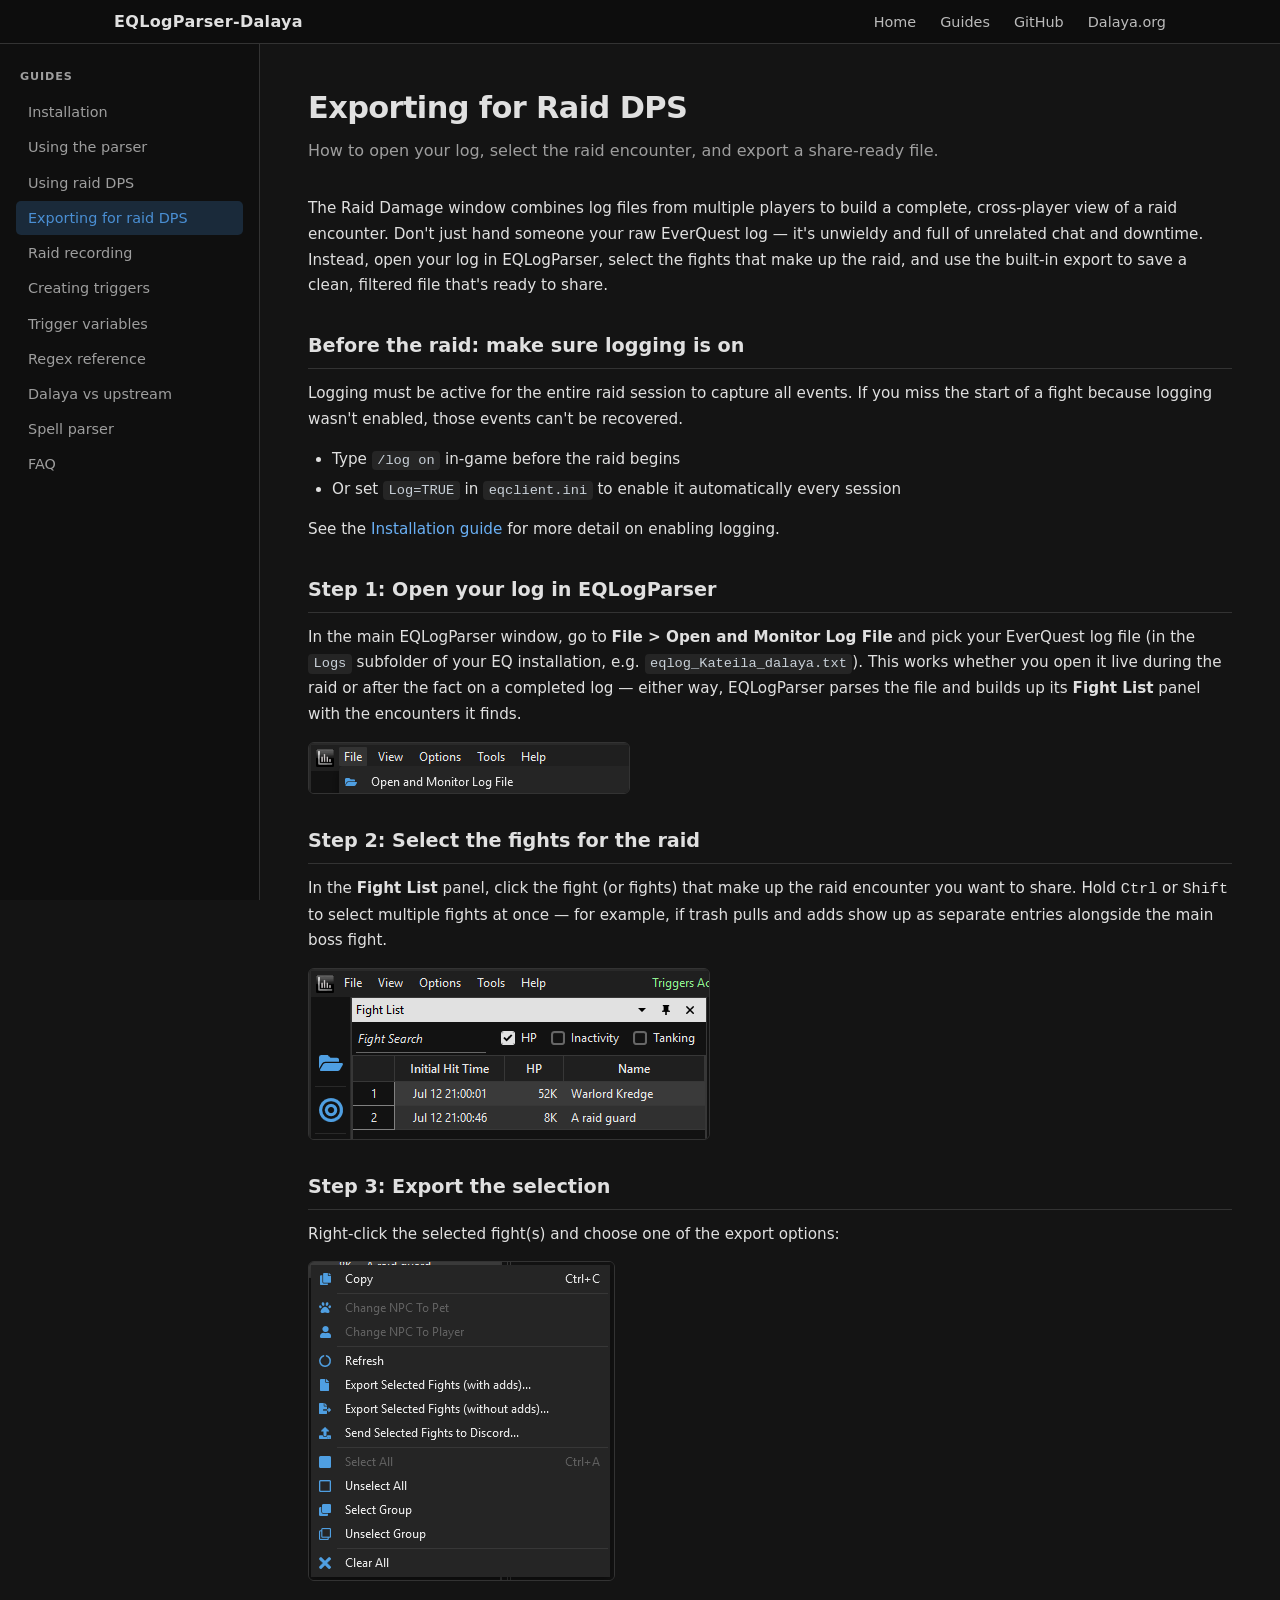
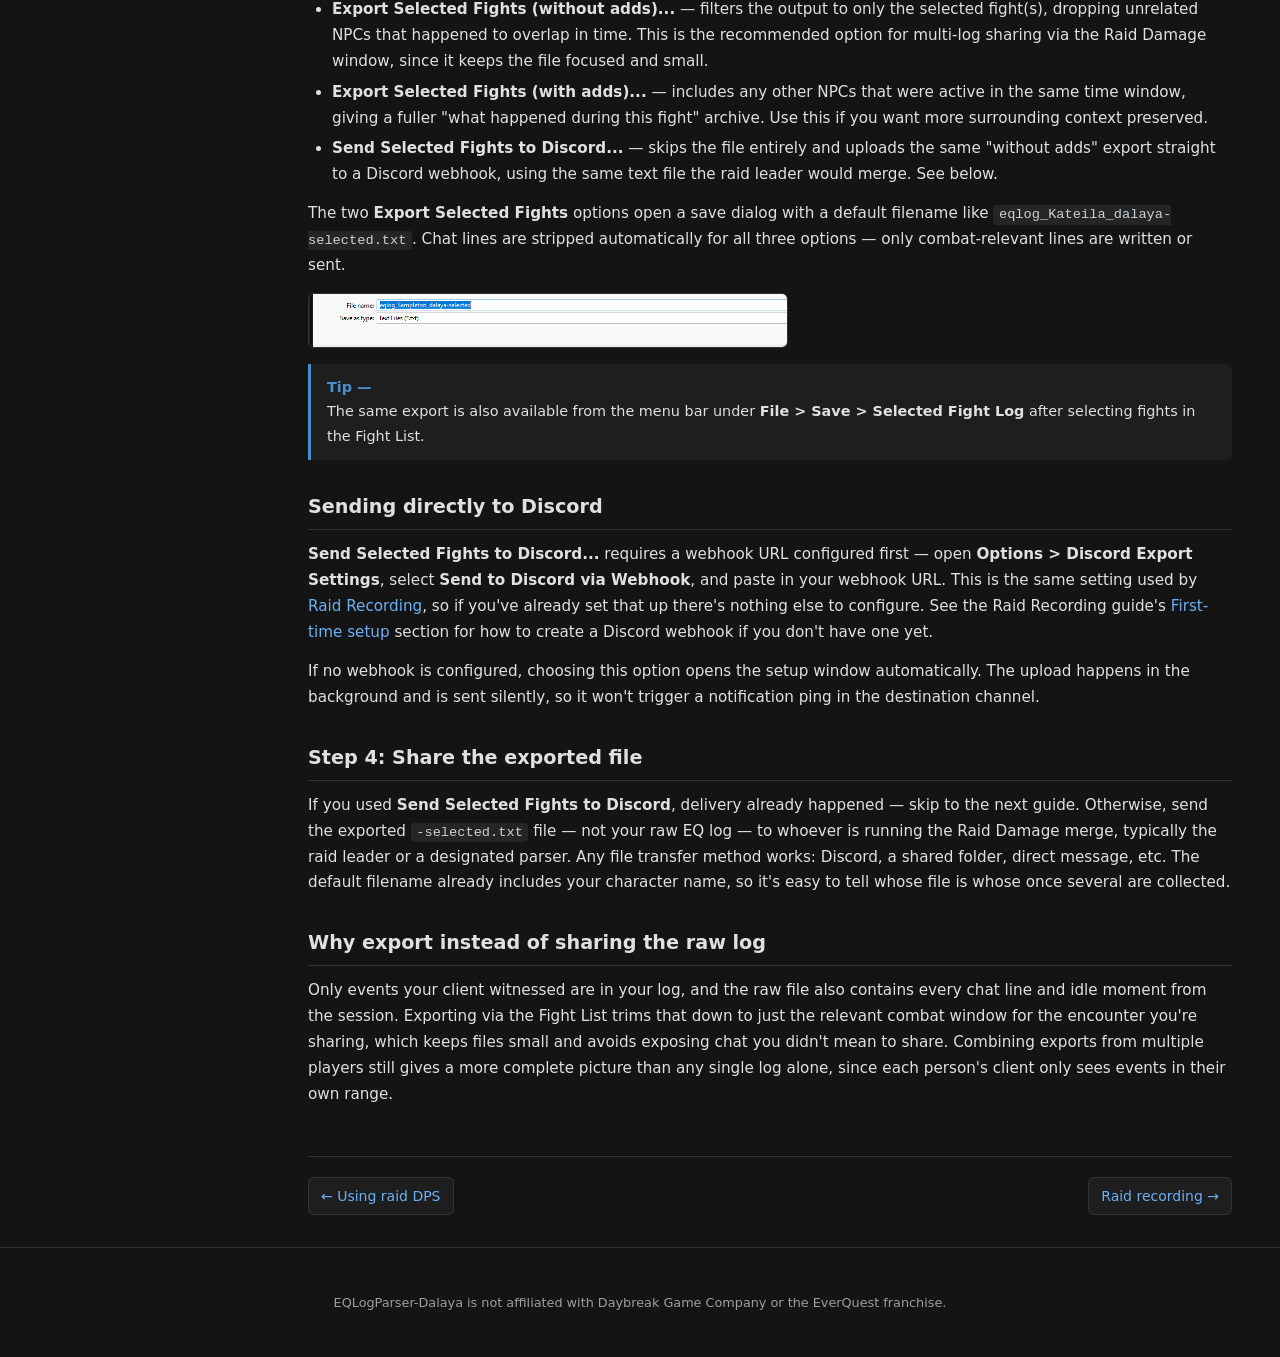
<file: website/dalaya/guides/raid-export.html>
<!DOCTYPE html>
<html lang="en">
<head>
  <meta charset="UTF-8" />
  <meta name="viewport" content="width=device-width, initial-scale=1" />
  <title>EQLogParser-Dalaya — Exporting for Raid DPS</title>
  <meta name="description" content="How to open a log in EQLogParser, select the raid encounter, and export a clean file (or send it straight to Discord) for the Raid DPS multi-log merger." />
  <link rel="stylesheet" href="../css/style.css" />
</head>
<body>

  <nav class="topbar">
    <div class="nav-inner">
      <span class="nav-title">EQLogParser-Dalaya</span>
      <ul class="nav-links">
        <li><a href="../index.html">Home</a></li>
        <li><a href="index.html">Guides</a></li>
        <li><a href="https://github.com/SkepticalMystic/EQLogParser-Dalaya" target="_blank">GitHub</a></li>
        <li><a href="https://www.dalaya.org" target="_blank">Dalaya.org</a></li>
      </ul>
    </div>
  </nav>

  <div class="guide-page-wrapper">

    <nav id="guide-sidebar" class="guide-sidebar"></nav>

    <div class="guide-main">
      <h1>Exporting for Raid DPS</h1>
      <p class="guide-subtitle">How to open your log, select the raid encounter, and export a share-ready file.</p>

      <p>
        The Raid Damage window combines log files from multiple players to build a complete,
        cross-player view of a raid encounter. Don't just hand someone your raw EverQuest log —
        it's unwieldy and full of unrelated chat and downtime. Instead, open your log in
        EQLogParser, select the fights that make up the raid, and use the built-in export to
        save a clean, filtered file that's ready to share.
      </p>

      <h2>Before the raid: make sure logging is on</h2>
      <p>
        Logging must be active for the entire raid session to capture all events. If you miss
        the start of a fight because logging wasn't enabled, those events can't be recovered.
      </p>
      <ul>
        <li>Type <code>/log on</code> in-game before the raid begins</li>
        <li>Or set <code>Log=TRUE</code> in <code>eqclient.ini</code> to enable it automatically every session</li>
      </ul>
      <p>See the <a href="installation.html">Installation guide</a> for more detail on enabling logging.</p>

      <h2>Step 1: Open your log in EQLogParser</h2>
      <p>
        In the main EQLogParser window, go to <strong>File &gt; Open and Monitor Log File</strong>
        and pick your EverQuest log file (in the <code>Logs</code> subfolder of your EQ
        installation, e.g. <code>eqlog_Kateila_dalaya.txt</code>). This works whether you open it
        live during the raid or after the fact on a completed log — either way, EQLogParser parses
        the file and builds up its <strong>Fight List</strong> panel with the encounters it finds.
      </p>
      <img class="guide-screenshot" src="images/raid-export-file-menu.png"
           alt="File menu with Open and Monitor Log File highlighted" style="max-width: 340px;" />

      <h2>Step 2: Select the fights for the raid</h2>
      <p>
        In the <strong>Fight List</strong> panel, click the fight (or fights) that make up the
        raid encounter you want to share. Hold <kbd>Ctrl</kbd> or <kbd>Shift</kbd> to select
        multiple fights at once — for example, if trash pulls and adds show up as separate entries
        alongside the main boss fight.
      </p>
      <img class="guide-screenshot" src="images/raid-export-fight-select.png"
           alt="Fight List panel with two fights multi-selected" style="max-width: 420px;" />

      <h2>Step 3: Export the selection</h2>
      <p>
        Right-click the selected fight(s) and choose one of the export options:
      </p>
      <img class="guide-screenshot" src="images/raid-export-context-menu.png"
           alt="Right-click context menu showing Export Selected Fights (with adds), Export Selected Fights (without adds), and Send Selected Fights to Discord options" style="max-width: 480px;" />
      <ul>
        <li>
          <strong>Export Selected Fights (without adds)...</strong> — filters the output to only
          the selected fight(s), dropping unrelated NPCs that happened to overlap in time. This is
          the recommended option for multi-log sharing via the Raid Damage window, since it keeps
          the file focused and small.
        </li>
        <li>
          <strong>Export Selected Fights (with adds)...</strong> — includes any other NPCs that
          were active in the same time window, giving a fuller "what happened during this fight"
          archive. Use this if you want more surrounding context preserved.
        </li>
        <li>
          <strong>Send Selected Fights to Discord...</strong> — skips the file entirely and
          uploads the same "without adds" export straight to a Discord webhook, using the same
          text file the raid leader would merge. See below.
        </li>
      </ul>
      <p>
        The two <strong>Export Selected Fights</strong> options open a save dialog with a default
        filename like <code>eqlog_Kateila_dalaya-selected.txt</code>. Chat lines are stripped
        automatically for all three options — only combat-relevant lines are written or sent.
      </p>
      <img class="guide-screenshot" src="images/raid-export-save-dialog.png"
           alt="Save dialog with the default exported filename" style="max-width: 480px;" />
      <div class="callout tip">
        <p>
          The same export is also available from the menu bar under
          <strong>File &gt; Save &gt; Selected Fight Log</strong> after selecting fights in the
          Fight List.
        </p>
      </div>

      <h2>Sending directly to Discord</h2>
      <p>
        <strong>Send Selected Fights to Discord...</strong> requires a webhook URL configured
        first — open <strong>Options &gt; Discord Export Settings</strong>, select
        <strong>Send to Discord via Webhook</strong>, and paste in your webhook URL. This is the
        same setting used by <a href="raid-record.html">Raid Recording</a>, so if you've already
        set that up there's nothing else to configure. See the Raid Recording guide's
        <a href="raid-record.html#first-time-setup">First-time setup</a> section for how to create
        a Discord webhook if you don't have one yet.
      </p>
      <p>
        If no webhook is configured, choosing this option opens the setup window automatically. The
        upload happens in the background and is sent silently, so it won't trigger a notification
        ping in the destination channel.
      </p>

      <h2>Step 4: Share the exported file</h2>
      <p>
        If you used <strong>Send Selected Fights to Discord</strong>, delivery already happened —
        skip to the next guide. Otherwise, send the exported <code>-selected.txt</code> file — not
        your raw EQ log — to whoever is running the Raid Damage merge, typically the raid leader or
        a designated parser. Any file transfer method works: Discord, a shared folder, direct
        message, etc. The default filename already includes your character name, so it's easy to
        tell whose file is whose once several are collected.
      </p>

      <h2>Why export instead of sharing the raw log</h2>
      <p>
        Only events your client witnessed are in your log, and the raw file also contains every
        chat line and idle moment from the session. Exporting via the Fight List trims that down
        to just the relevant combat window for the encounter you're sharing, which keeps files
        small and avoids exposing chat you didn't mean to share. Combining exports from multiple
        players still gives a more complete picture than any single log alone, since each person's
        client only sees events in their own range.
      </p>

      <nav id="guide-prevnext" class="guide-prevnext"></nav>
    </div>

  </div>

  <footer>
    <p>EQLogParser-Dalaya is not affiliated with Daybreak Game Company or the EverQuest franchise.</p>
  </footer>

  <script src="nav.js"></script>
  <script>renderNav("raid-export");</script>

</body>
</html>
</file>
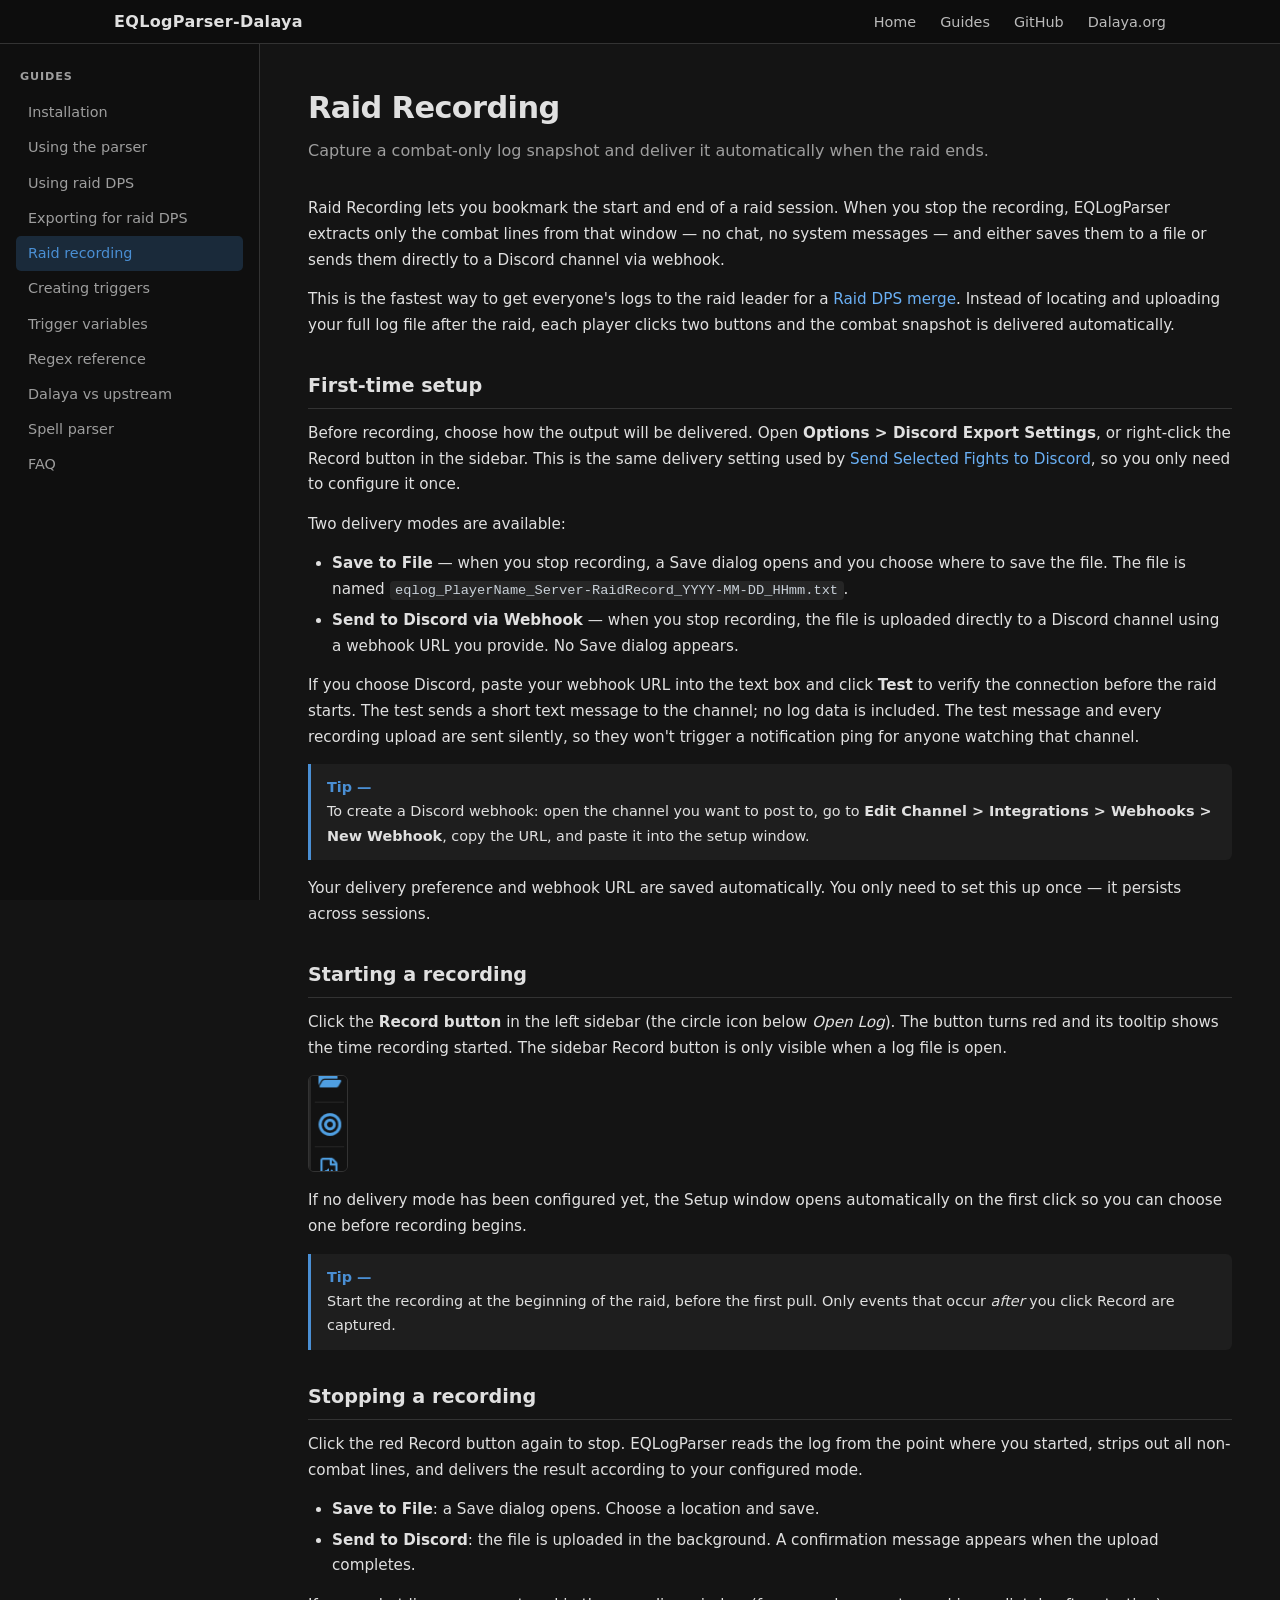
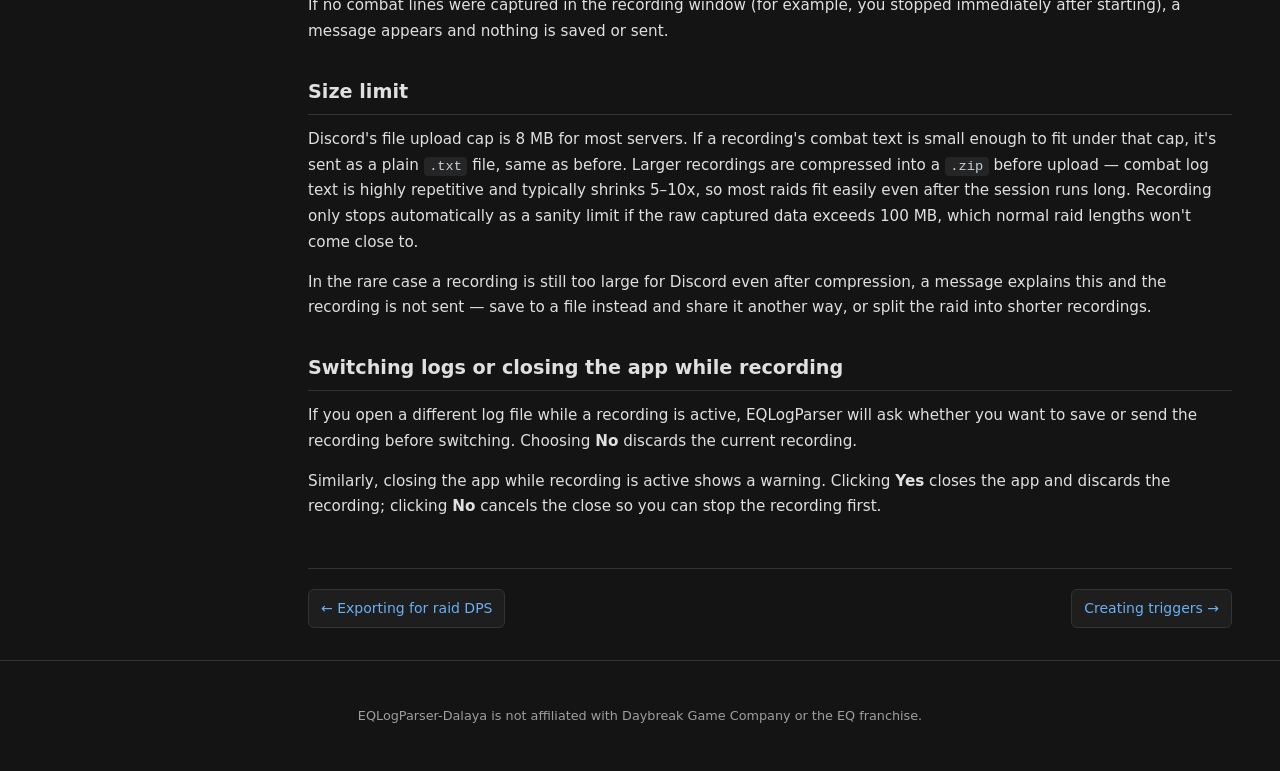
<file: website/dalaya/guides/raid-record.html>
<!DOCTYPE html>
<html lang="en">
<head>
  <meta charset="UTF-8" />
  <meta name="viewport" content="width=device-width, initial-scale=1" />
  <title>EQLogParser-Dalaya — Raid Recording</title>
  <meta name="description" content="How to use Raid Recording to capture and share a combat-only log snapshot with your raid leader or Discord channel." />
  <link rel="stylesheet" href="../css/style.css" />
</head>
<body>

  <nav class="topbar">
    <div class="nav-inner">
      <span class="nav-title">EQLogParser-Dalaya</span>
      <ul class="nav-links">
        <li><a href="../index.html">Home</a></li>
        <li><a href="index.html">Guides</a></li>
        <li><a href="https://github.com/SkepticalMystic/EQLogParser-Dalaya" target="_blank">GitHub</a></li>
        <li><a href="https://www.dalaya.org" target="_blank">Dalaya.org</a></li>
      </ul>
    </div>
  </nav>

  <div class="guide-page-wrapper">

    <nav id="guide-sidebar" class="guide-sidebar"></nav>

    <div class="guide-main">
      <h1>Raid Recording</h1>
      <p class="guide-subtitle">Capture a combat-only log snapshot and deliver it automatically when the raid ends.</p>

      <p>
        Raid Recording lets you bookmark the start and end of a raid session. When you stop the
        recording, EQLogParser extracts only the combat lines from that window — no chat, no system
        messages — and either saves them to a file or sends them directly to a Discord channel via
        webhook.
      </p>
      <p>
        This is the fastest way to get everyone's logs to the raid leader for a
        <a href="raid-dps.html">Raid DPS merge</a>. Instead of locating and uploading your full log
        file after the raid, each player clicks two buttons and the combat snapshot is delivered
        automatically.
      </p>

      <h2 id="first-time-setup">First-time setup</h2>
      <p>
        Before recording, choose how the output will be delivered. Open
        <strong>Options &gt; Discord Export Settings</strong>, or right-click the Record button in
        the sidebar. This is the same delivery setting used by
        <a href="raid-export.html">Send Selected Fights to Discord</a>, so you only need to
        configure it once.
      </p>
      <p>Two delivery modes are available:</p>
      <ul>
        <li>
          <strong>Save to File</strong> — when you stop recording, a Save dialog opens and you
          choose where to save the file. The file is named
          <code>eqlog_PlayerName_Server-RaidRecord_YYYY-MM-DD_HHmm.txt</code>.
        </li>
        <li>
          <strong>Send to Discord via Webhook</strong> — when you stop recording, the file is
          uploaded directly to a Discord channel using a webhook URL you provide. No Save dialog
          appears.
        </li>
      </ul>
      <p>
        If you choose Discord, paste your webhook URL into the text box and click
        <strong>Test</strong> to verify the connection before the raid starts. The test sends a
        short text message to the channel; no log data is included. The test message and every
        recording upload are sent silently, so they won't trigger a notification ping for anyone
        watching that channel.
      </p>
      <div class="callout tip">
        <p>
          To create a Discord webhook: open the channel you want to post to, go to
          <strong>Edit Channel &gt; Integrations &gt; Webhooks &gt; New Webhook</strong>, copy the
          URL, and paste it into the setup window.
        </p>
      </div>
      <p>
        Your delivery preference and webhook URL are saved automatically. You only need to set
        this up once — it persists across sessions.
      </p>

      <h2>Starting a recording</h2>
      <p>
        Click the <strong>Record button</strong> in the left sidebar (the circle icon below
        <em>Open Log</em>). The button turns red and its tooltip shows the time recording started.
        The sidebar Record button is only visible when a log file is open.
      </p>
      <img class="guide-screenshot" src="images/raid-record-sidebar-button.png" alt="Sidebar showing the Open Log button above the circular Raid Recording button" style="max-width: 40px;" />
      <p>
        If no delivery mode has been configured yet, the Setup window opens automatically on the
        first click so you can choose one before recording begins.
      </p>
      <div class="callout tip">
        <p>
          Start the recording at the beginning of the raid, before the first pull. Only events
          that occur <em>after</em> you click Record are captured.
        </p>
      </div>

      <h2>Stopping a recording</h2>
      <p>
        Click the red Record button again to stop. EQLogParser reads the log from the point where
        you started, strips out all non-combat lines, and delivers the result according to your
        configured mode.
      </p>
      <ul>
        <li>
          <strong>Save to File</strong>: a Save dialog opens. Choose a location and save.
        </li>
        <li>
          <strong>Send to Discord</strong>: the file is uploaded in the background. A confirmation
          message appears when the upload completes.
        </li>
      </ul>
      <p>
        If no combat lines were captured in the recording window (for example, you stopped
        immediately after starting), a message appears and nothing is saved or sent.
      </p>

      <h2>Size limit</h2>
      <p>
        Discord's file upload cap is 8 MB for most servers. If a recording's combat text is small
        enough to fit under that cap, it's sent as a plain <code>.txt</code> file, same as before.
        Larger recordings are compressed into a <code>.zip</code> before upload — combat log text
        is highly repetitive and typically shrinks 5–10x, so most raids fit easily even after the
        session runs long. Recording only stops automatically as a sanity limit if the raw captured
        data exceeds 100 MB, which normal raid lengths won't come close to.
      </p>
      <p>
        In the rare case a recording is still too large for Discord even after compression, a
        message explains this and the recording is not sent — save to a file instead and share it
        another way, or split the raid into shorter recordings.
      </p>

      <h2>Switching logs or closing the app while recording</h2>
      <p>
        If you open a different log file while a recording is active, EQLogParser will ask whether
        you want to save or send the recording before switching. Choosing <strong>No</strong>
        discards the current recording.
      </p>
      <p>
        Similarly, closing the app while recording is active shows a warning. Clicking
        <strong>Yes</strong> closes the app and discards the recording; clicking
        <strong>No</strong> cancels the close so you can stop the recording first.
      </p>

      <nav id="guide-prevnext" class="guide-prevnext"></nav>
    </div>

  </div>

  <footer>
    <p>EQLogParser-Dalaya is not affiliated with Daybreak Game Company or the EQ franchise.</p>
  </footer>

  <script src="nav.js"></script>
  <script>renderNav("raid-record");</script>

</body>
</html>
</file>
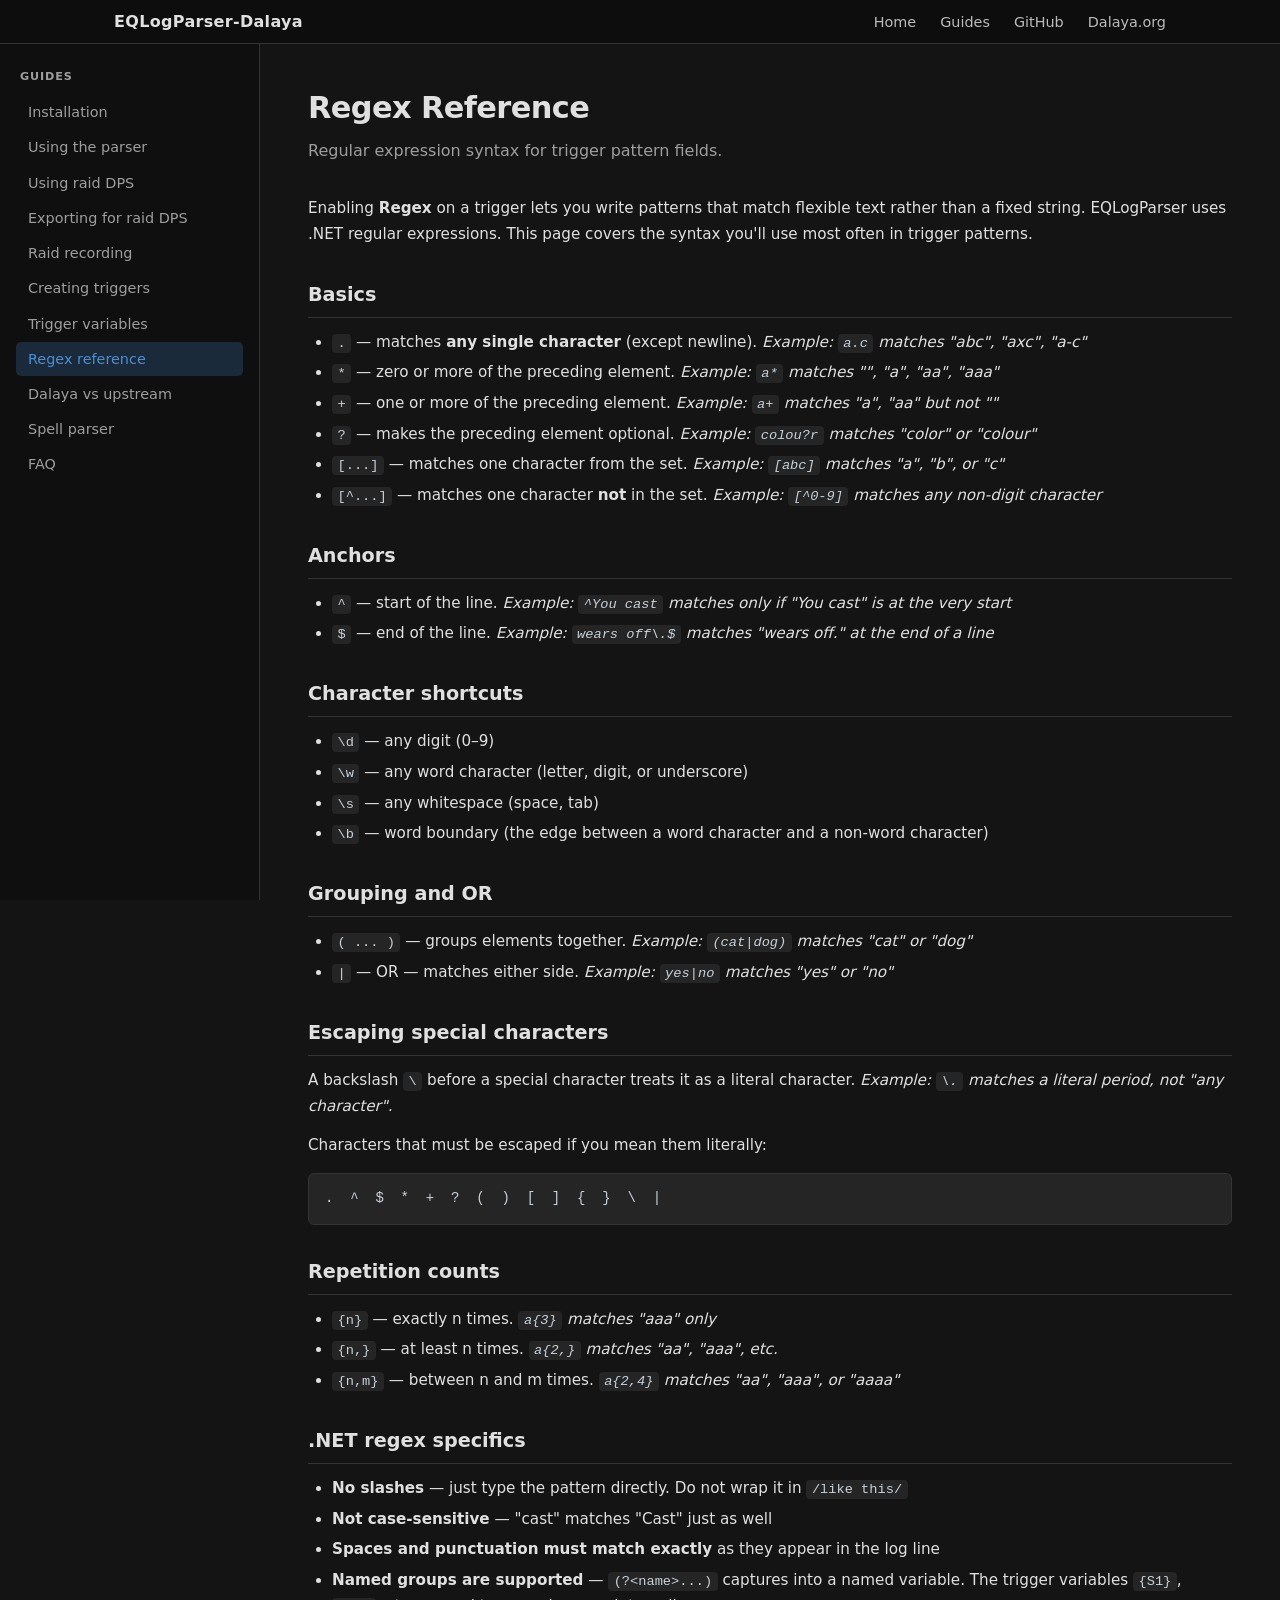
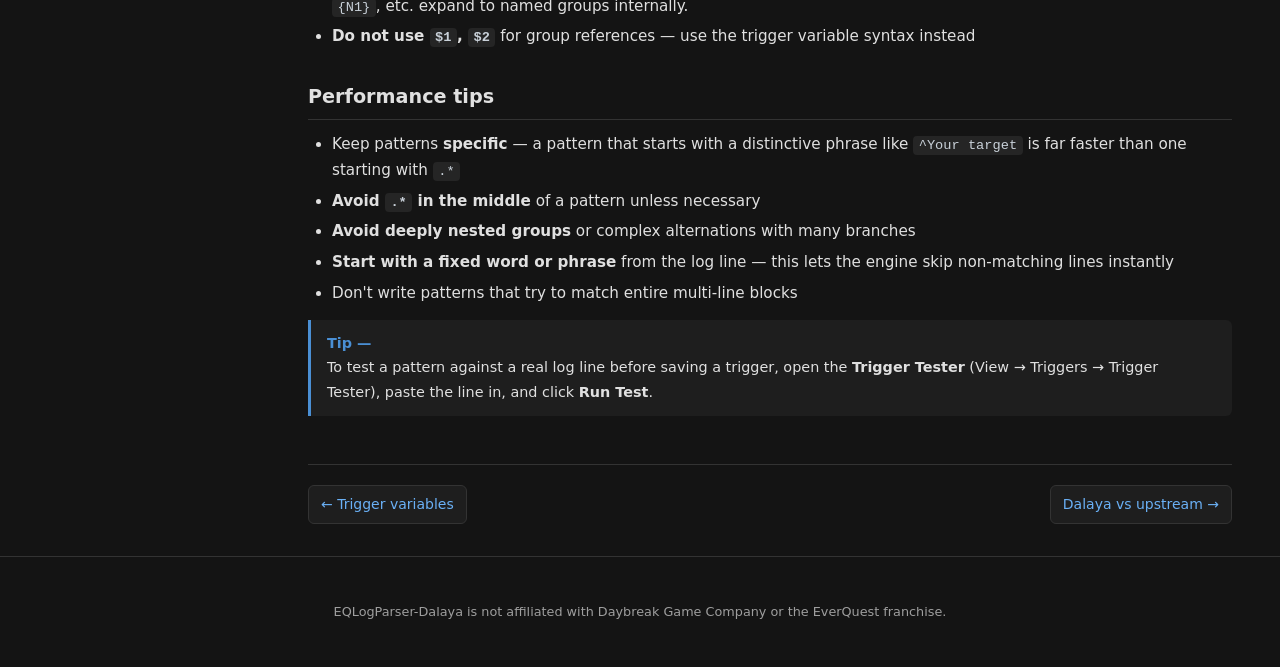
<file: website/dalaya/guides/regex.html>
<!DOCTYPE html>
<html lang="en">
<head>
  <meta charset="UTF-8" />
  <meta name="viewport" content="width=device-width, initial-scale=1" />
  <title>EQLogParser-Dalaya — Regex Reference</title>
  <meta name="description" content="Regular expression basics and .NET syntax tips for writing EQLogParser-Dalaya trigger patterns." />
  <link rel="stylesheet" href="../css/style.css" />
</head>
<body>

  <nav class="topbar">
    <div class="nav-inner">
      <span class="nav-title">EQLogParser-Dalaya</span>
      <ul class="nav-links">
        <li><a href="../index.html">Home</a></li>
        <li><a href="index.html">Guides</a></li>
        <li><a href="https://github.com/SkepticalMystic/EQLogParser-Dalaya" target="_blank">GitHub</a></li>
        <li><a href="https://www.dalaya.org" target="_blank">Dalaya.org</a></li>
      </ul>
    </div>
  </nav>

  <div class="guide-page-wrapper">

    <nav id="guide-sidebar" class="guide-sidebar"></nav>

    <div class="guide-main">
      <h1>Regex Reference</h1>
      <p class="guide-subtitle">Regular expression syntax for trigger pattern fields.</p>

      <p>
        Enabling <strong>Regex</strong> on a trigger lets you write patterns that match flexible text
        rather than a fixed string. EQLogParser uses .NET regular expressions.
        This page covers the syntax you'll use most often in trigger patterns.
      </p>

      <h2>Basics</h2>
      <ul>
        <li><code>.</code> &mdash; matches <strong>any single character</strong> (except newline).
          <em>Example: <code>a.c</code> matches "abc", "axc", "a-c"</em></li>
        <li><code>*</code> &mdash; zero or more of the preceding element.
          <em>Example: <code>a*</code> matches "", "a", "aa", "aaa"</em></li>
        <li><code>+</code> &mdash; one or more of the preceding element.
          <em>Example: <code>a+</code> matches "a", "aa" but not ""</em></li>
        <li><code>?</code> &mdash; makes the preceding element optional.
          <em>Example: <code>colou?r</code> matches "color" or "colour"</em></li>
        <li><code>[...]</code> &mdash; matches one character from the set.
          <em>Example: <code>[abc]</code> matches "a", "b", or "c"</em></li>
        <li><code>[^...]</code> &mdash; matches one character <strong>not</strong> in the set.
          <em>Example: <code>[^0-9]</code> matches any non-digit character</em></li>
      </ul>

      <h2>Anchors</h2>
      <ul>
        <li><code>^</code> &mdash; start of the line.
          <em>Example: <code>^You cast</code> matches only if "You cast" is at the very start</em></li>
        <li><code>$</code> &mdash; end of the line.
          <em>Example: <code>wears off\.$</code> matches "wears off." at the end of a line</em></li>
      </ul>

      <h2>Character shortcuts</h2>
      <ul>
        <li><code>\d</code> &mdash; any digit (0–9)</li>
        <li><code>\w</code> &mdash; any word character (letter, digit, or underscore)</li>
        <li><code>\s</code> &mdash; any whitespace (space, tab)</li>
        <li><code>\b</code> &mdash; word boundary (the edge between a word character and a non-word character)</li>
      </ul>

      <h2>Grouping and OR</h2>
      <ul>
        <li><code>( ... )</code> &mdash; groups elements together.
          <em>Example: <code>(cat|dog)</code> matches "cat" or "dog"</em></li>
        <li><code>|</code> &mdash; OR — matches either side.
          <em>Example: <code>yes|no</code> matches "yes" or "no"</em></li>
      </ul>

      <h2>Escaping special characters</h2>
      <p>
        A backslash <code>\</code> before a special character treats it as a literal character.
        <em>Example: <code>\.</code> matches a literal period, not "any character".</em>
      </p>
      <p>Characters that must be escaped if you mean them literally:</p>
      <pre><code>.  ^  $  *  +  ?  (  )  [  ]  {  }  \  |</code></pre>

      <h2>Repetition counts</h2>
      <ul>
        <li><code>{n}</code> &mdash; exactly n times. <em><code>a{3}</code> matches "aaa" only</em></li>
        <li><code>{n,}</code> &mdash; at least n times. <em><code>a{2,}</code> matches "aa", "aaa", etc.</em></li>
        <li><code>{n,m}</code> &mdash; between n and m times. <em><code>a{2,4}</code> matches "aa", "aaa", or "aaaa"</em></li>
      </ul>

      <h2>.NET regex specifics</h2>
      <ul>
        <li><strong>No slashes</strong> — just type the pattern directly. Do not wrap it in <code>/like this/</code></li>
        <li><strong>Not case-sensitive</strong> — "cast" matches "Cast" just as well</li>
        <li><strong>Spaces and punctuation must match exactly</strong> as they appear in the log line</li>
        <li><strong>Named groups are supported</strong> — <code>(?&lt;name&gt;...)</code> captures into a named variable.
          The trigger variables <code>{S1}</code>, <code>{N1}</code>, etc. expand to named groups internally.</li>
        <li><strong>Do not use <code>$1</code>, <code>$2</code></strong> for group references — use the trigger variable syntax instead</li>
      </ul>

      <h2>Performance tips</h2>
      <ul>
        <li>Keep patterns <strong>specific</strong> — a pattern that starts with a distinctive phrase like
          <code>^Your target</code> is far faster than one starting with <code>.*</code></li>
        <li><strong>Avoid <code>.*</code> in the middle</strong> of a pattern unless necessary</li>
        <li><strong>Avoid deeply nested groups</strong> or complex alternations with many branches</li>
        <li><strong>Start with a fixed word or phrase</strong> from the log line — this lets the engine
          skip non-matching lines instantly</li>
        <li>Don't write patterns that try to match entire multi-line blocks</li>
      </ul>

      <div class="callout tip">
        <p>To test a pattern against a real log line before saving a trigger, open the
        <strong>Trigger Tester</strong> (View &rarr; Triggers &rarr; Trigger Tester), paste the line
        in, and click <strong>Run Test</strong>.</p>
      </div>

      <nav id="guide-prevnext" class="guide-prevnext"></nav>
    </div>

  </div>

  <footer>
    <p>EQLogParser-Dalaya is not affiliated with Daybreak Game Company or the EverQuest franchise.</p>
  </footer>

  <script src="nav.js"></script>
  <script>renderNav("regex");</script>

</body>
</html>
</file>
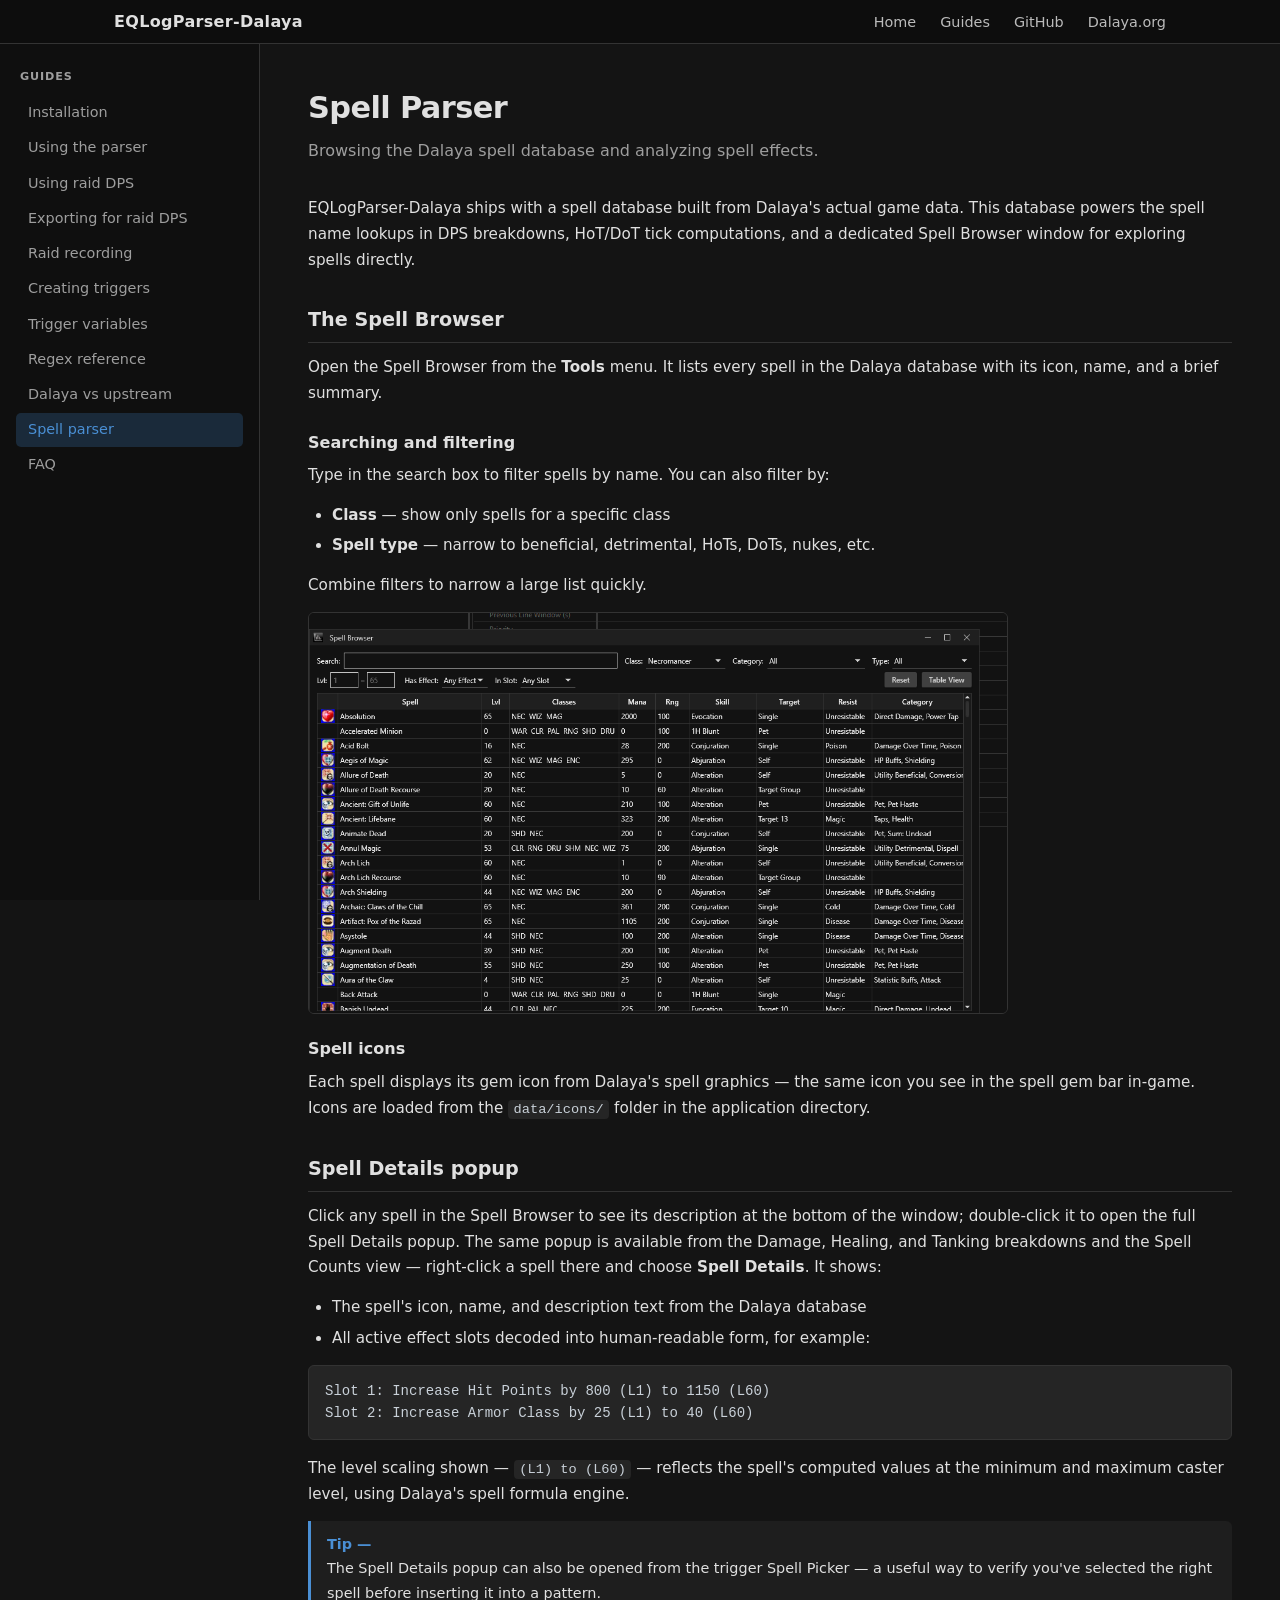
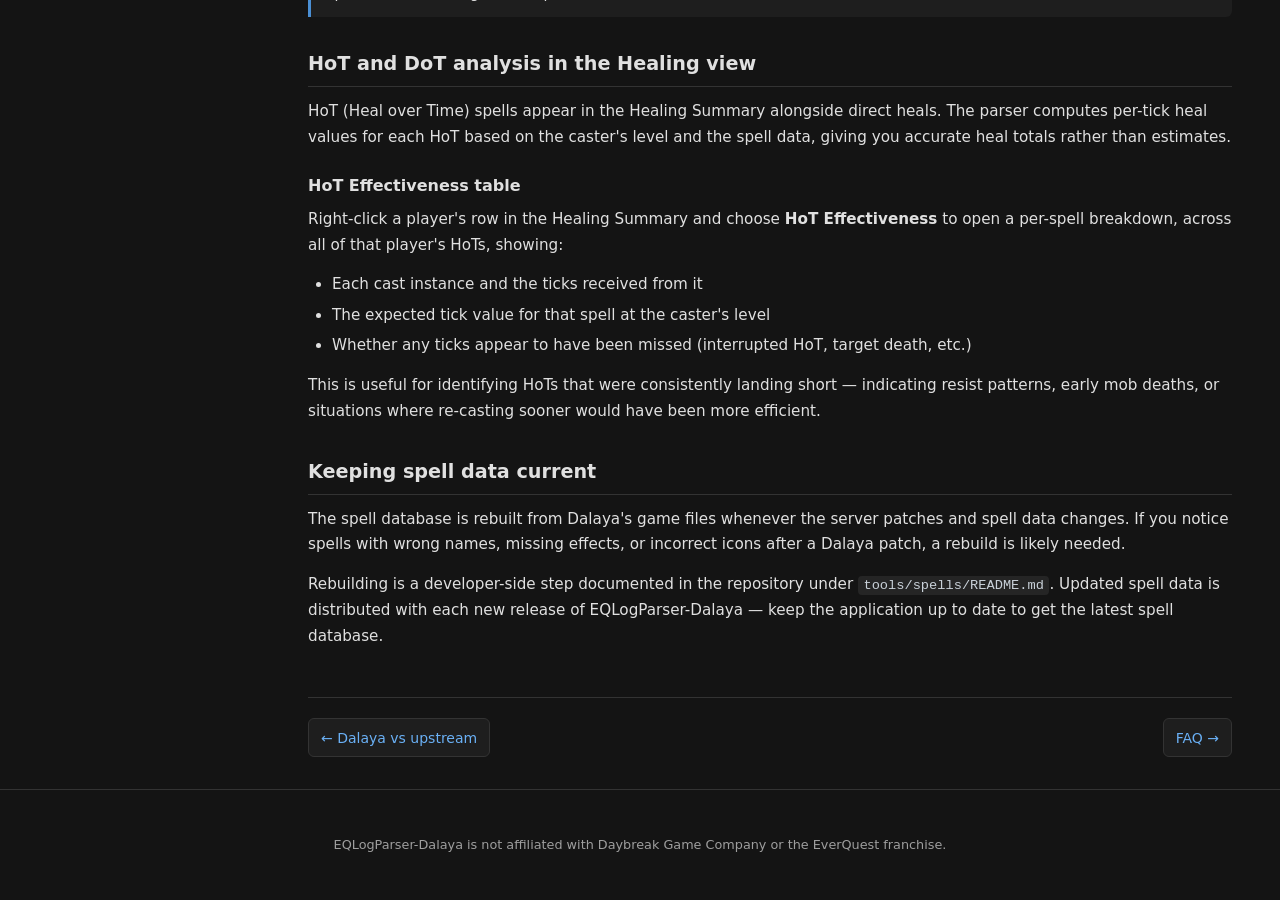
<file: website/dalaya/guides/spell-parser.html>
<!DOCTYPE html>
<html lang="en">
<head>
  <meta charset="UTF-8" />
  <meta name="viewport" content="width=device-width, initial-scale=1" />
  <title>EQLogParser-Dalaya — Spell Parser</title>
  <meta name="description" content="How to use the Spell Browser, Spell Details popup, and HoT/DoT analysis in EQLogParser-Dalaya." />
  <link rel="stylesheet" href="../css/style.css" />
</head>
<body>

  <nav class="topbar">
    <div class="nav-inner">
      <span class="nav-title">EQLogParser-Dalaya</span>
      <ul class="nav-links">
        <li><a href="../index.html">Home</a></li>
        <li><a href="index.html">Guides</a></li>
        <li><a href="https://github.com/SkepticalMystic/EQLogParser-Dalaya" target="_blank">GitHub</a></li>
        <li><a href="https://www.dalaya.org" target="_blank">Dalaya.org</a></li>
      </ul>
    </div>
  </nav>

  <div class="guide-page-wrapper">

    <nav id="guide-sidebar" class="guide-sidebar"></nav>

    <div class="guide-main">
      <h1>Spell Parser</h1>
      <p class="guide-subtitle">Browsing the Dalaya spell database and analyzing spell effects.</p>

      <p>
        EQLogParser-Dalaya ships with a spell database built from Dalaya's actual game data.
        This database powers the spell name lookups in DPS breakdowns, HoT/DoT tick computations,
        and a dedicated Spell Browser window for exploring spells directly.
      </p>

      <h2>The Spell Browser</h2>
      <p>
        Open the Spell Browser from the <strong>Tools</strong> menu. It lists every spell in
        the Dalaya database with its icon, name, and a brief summary.
      </p>

      <h3>Searching and filtering</h3>
      <p>
        Type in the search box to filter spells by name. You can also filter by:
      </p>
      <ul>
        <li><strong>Class</strong> — show only spells for a specific class</li>
        <li><strong>Spell type</strong> — narrow to beneficial, detrimental, HoTs, DoTs, nukes, etc.</li>
      </ul>
      <p>Combine filters to narrow a large list quickly.</p>
      <img class="guide-screenshot" src="images/spell-parser-browser.png" alt="Spell Browser window with search box, Class/Category/Type filters, and a list of Necromancer spells" style="max-width: 700px;" />

      <h3>Spell icons</h3>
      <p>
        Each spell displays its gem icon from Dalaya's spell graphics — the same icon you see
        in the spell gem bar in-game. Icons are loaded from the <code>data/icons/</code> folder
        in the application directory.
      </p>

      <h2>Spell Details popup</h2>
      <p>
        Click any spell in the Spell Browser to see its description at the bottom of the window;
        double-click it to open the full Spell Details popup. The same popup is available from the
        Damage, Healing, and Tanking breakdowns and the Spell Counts view — right-click a spell
        there and choose <strong>Spell Details</strong>. It shows:
      </p>
      <ul>
        <li>The spell's icon, name, and description text from the Dalaya database</li>
        <li>All active effect slots decoded into human-readable form, for example:</li>
      </ul>
      <pre><code>Slot 1: Increase Hit Points by 800 (L1) to 1150 (L60)
Slot 2: Increase Armor Class by 25 (L1) to 40 (L60)</code></pre>
      <p>
        The level scaling shown — <code>(L1) to (L60)</code> — reflects the spell's computed
        values at the minimum and maximum caster level, using Dalaya's spell formula engine.
      </p>
      <div class="callout tip">
        <p>
          The Spell Details popup can also be opened from the trigger Spell Picker — a useful
          way to verify you've selected the right spell before inserting it into a pattern.
        </p>
      </div>

      <h2>HoT and DoT analysis in the Healing view</h2>
      <p>
        HoT (Heal over Time) spells appear in the Healing Summary alongside direct heals.
        The parser computes per-tick heal values for each HoT based on the caster's level
        and the spell data, giving you accurate heal totals rather than estimates.
      </p>

      <h3>HoT Effectiveness table</h3>
      <p>
        Right-click a player's row in the Healing Summary and choose
        <strong>HoT Effectiveness</strong> to open a per-spell breakdown, across all of that
        player's HoTs, showing:
      </p>
      <ul>
        <li>Each cast instance and the ticks received from it</li>
        <li>The expected tick value for that spell at the caster's level</li>
        <li>Whether any ticks appear to have been missed (interrupted HoT, target death, etc.)</li>
      </ul>
      <p>
        This is useful for identifying HoTs that were consistently landing short — indicating
        resist patterns, early mob deaths, or situations where re-casting sooner would have
        been more efficient.
      </p>

      <h2>Keeping spell data current</h2>
      <p>
        The spell database is rebuilt from Dalaya's game files whenever the server patches and
        spell data changes. If you notice spells with wrong names, missing effects, or incorrect
        icons after a Dalaya patch, a rebuild is likely needed.
      </p>
      <p>
        Rebuilding is a developer-side step documented in the repository under
        <code>tools/spells/README.md</code>. Updated spell data is distributed with each
        new release of EQLogParser-Dalaya — keep the application up to date to get the
        latest spell database.
      </p>

      <nav id="guide-prevnext" class="guide-prevnext"></nav>
    </div>

  </div>

  <footer>
    <p>EQLogParser-Dalaya is not affiliated with Daybreak Game Company or the EverQuest franchise.</p>
  </footer>

  <script src="nav.js"></script>
  <script>renderNav("spell-parser");</script>

</body>
</html>
</file>
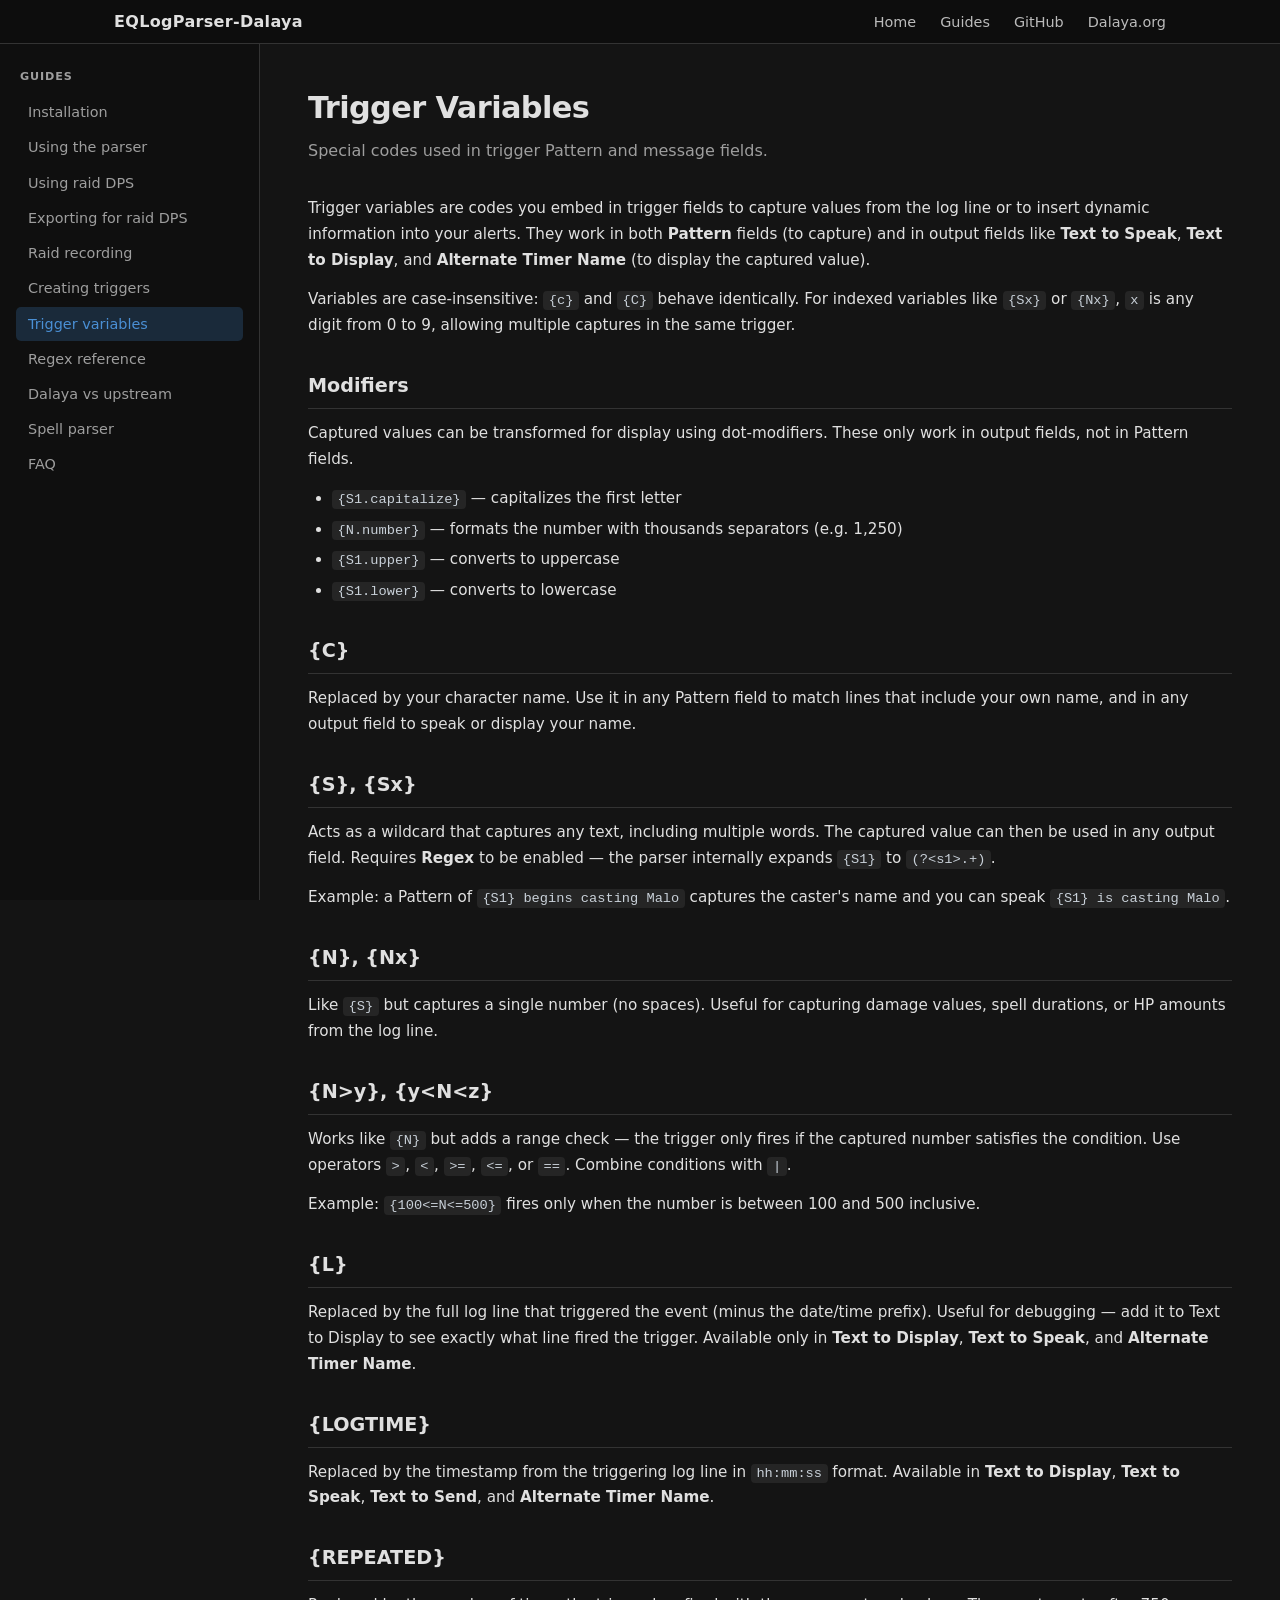
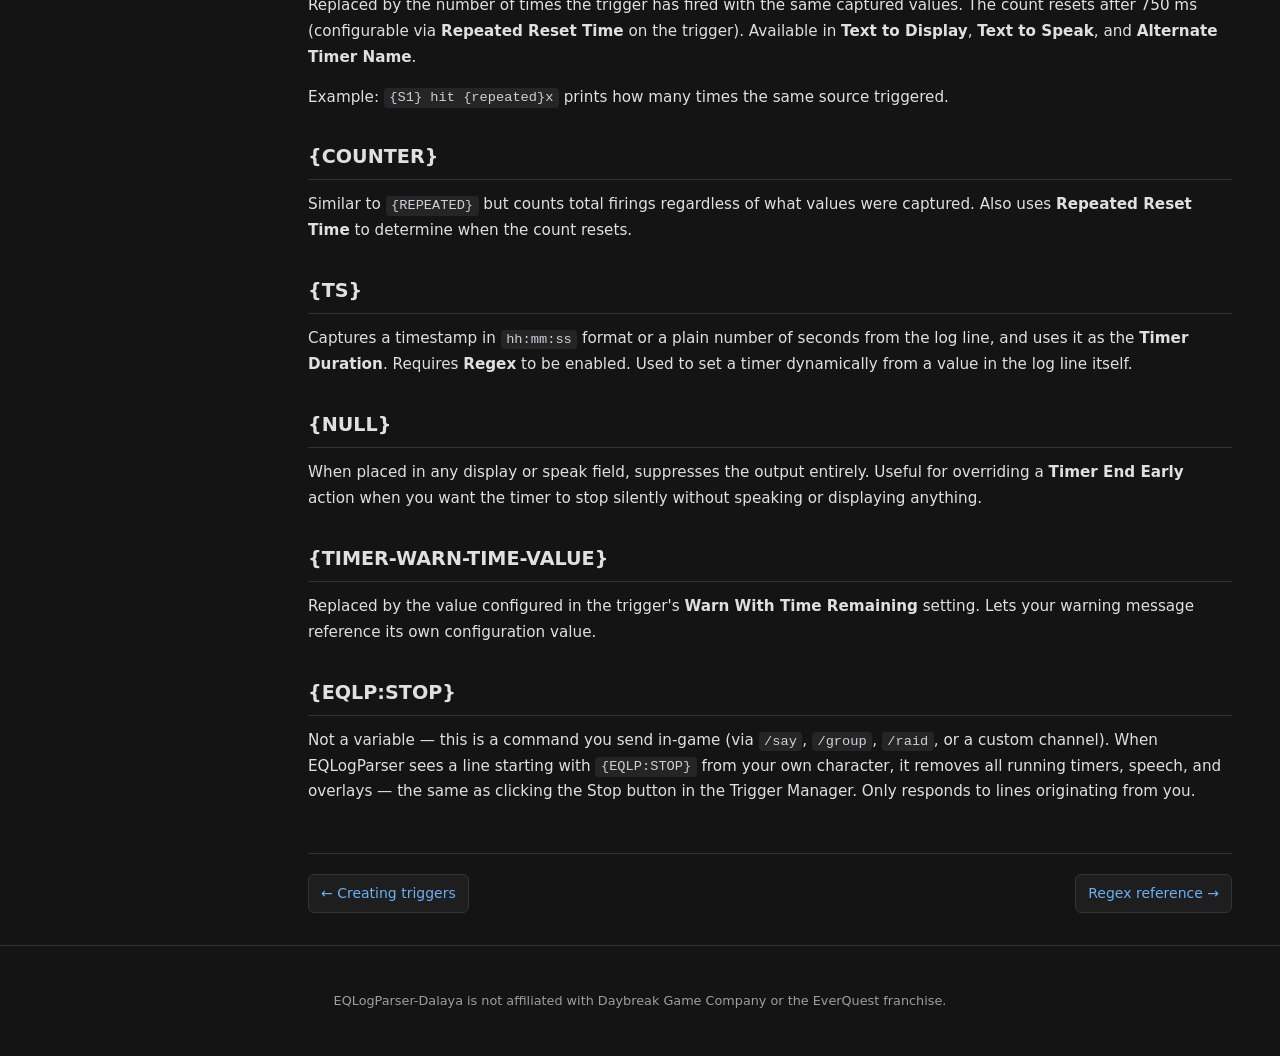
<file: website/dalaya/guides/trigger-variables.html>
<!DOCTYPE html>
<html lang="en">
<head>
  <meta charset="UTF-8" />
  <meta name="viewport" content="width=device-width, initial-scale=1" />
  <title>EQLogParser-Dalaya — Trigger Variables</title>
  <meta name="description" content="Reference for all special variables available in EQLogParser-Dalaya trigger patterns and message fields." />
  <link rel="stylesheet" href="../css/style.css" />
</head>
<body>

  <nav class="topbar">
    <div class="nav-inner">
      <span class="nav-title">EQLogParser-Dalaya</span>
      <ul class="nav-links">
        <li><a href="../index.html">Home</a></li>
        <li><a href="index.html">Guides</a></li>
        <li><a href="https://github.com/SkepticalMystic/EQLogParser-Dalaya" target="_blank">GitHub</a></li>
        <li><a href="https://www.dalaya.org" target="_blank">Dalaya.org</a></li>
      </ul>
    </div>
  </nav>

  <div class="guide-page-wrapper">

    <nav id="guide-sidebar" class="guide-sidebar"></nav>

    <div class="guide-main">
      <h1>Trigger Variables</h1>
      <p class="guide-subtitle">Special codes used in trigger Pattern and message fields.</p>

      <p>
        Trigger variables are codes you embed in trigger fields to capture values from the log line
        or to insert dynamic information into your alerts. They work in both <strong>Pattern</strong> fields
        (to capture) and in output fields like <strong>Text to Speak</strong>, <strong>Text to Display</strong>,
        and <strong>Alternate Timer Name</strong> (to display the captured value).
      </p>
      <p>
        Variables are case-insensitive: <code>{c}</code> and <code>{C}</code> behave identically.
        For indexed variables like <code>{Sx}</code> or <code>{Nx}</code>, <code>x</code> is any digit
        from 0 to 9, allowing multiple captures in the same trigger.
      </p>

      <h2>Modifiers</h2>
      <p>
        Captured values can be transformed for display using dot-modifiers. These only work in output
        fields, not in Pattern fields.
      </p>
      <ul>
        <li><code>{S1.capitalize}</code> &mdash; capitalizes the first letter</li>
        <li><code>{N.number}</code> &mdash; formats the number with thousands separators (e.g. 1,250)</li>
        <li><code>{S1.upper}</code> &mdash; converts to uppercase</li>
        <li><code>{S1.lower}</code> &mdash; converts to lowercase</li>
      </ul>

      <h2>{C}</h2>
      <p>
        Replaced by your character name. Use it in any Pattern field to match lines that include your
        own name, and in any output field to speak or display your name.
      </p>

      <h2>{S}, {Sx}</h2>
      <p>
        Acts as a wildcard that captures any text, including multiple words. The captured value can
        then be used in any output field. Requires <strong>Regex</strong> to be enabled — the parser
        internally expands <code>{S1}</code> to <code>(?&lt;s1&gt;.+)</code>.
      </p>
      <p>Example: a Pattern of <code>{S1} begins casting Malo</code> captures the caster's name
      and you can speak <code>{S1} is casting Malo</code>.</p>

      <h2>{N}, {Nx}</h2>
      <p>
        Like <code>{S}</code> but captures a single number (no spaces). Useful for capturing damage
        values, spell durations, or HP amounts from the log line.
      </p>

      <h2>{N&gt;y}, {y&lt;N&lt;z}</h2>
      <p>
        Works like <code>{N}</code> but adds a range check — the trigger only fires if the captured
        number satisfies the condition. Use operators <code>&gt;</code>, <code>&lt;</code>,
        <code>&gt;=</code>, <code>&lt;=</code>, or <code>==</code>. Combine conditions with
        <code>|</code>.
      </p>
      <p>
        Example: <code>{100&lt;=N&lt;=500}</code> fires only when the number is between 100 and 500 inclusive.
      </p>

      <h2>{L}</h2>
      <p>
        Replaced by the full log line that triggered the event (minus the date/time prefix).
        Useful for debugging — add it to Text to Display to see exactly what line fired the trigger.
        Available only in <strong>Text to Display</strong>, <strong>Text to Speak</strong>, and
        <strong>Alternate Timer Name</strong>.
      </p>

      <h2>{LOGTIME}</h2>
      <p>
        Replaced by the timestamp from the triggering log line in <code>hh:mm:ss</code> format.
        Available in <strong>Text to Display</strong>, <strong>Text to Speak</strong>,
        <strong>Text to Send</strong>, and <strong>Alternate Timer Name</strong>.
      </p>

      <h2>{REPEATED}</h2>
      <p>
        Replaced by the number of times the trigger has fired with the same captured values.
        The count resets after 750 ms (configurable via <strong>Repeated Reset Time</strong> on the trigger).
        Available in <strong>Text to Display</strong>, <strong>Text to Speak</strong>, and
        <strong>Alternate Timer Name</strong>.
      </p>
      <p>Example: <code>{S1} hit {repeated}x</code> prints how many times the same source triggered.</p>

      <h2>{COUNTER}</h2>
      <p>
        Similar to <code>{REPEATED}</code> but counts total firings regardless of what values were
        captured. Also uses <strong>Repeated Reset Time</strong> to determine when the count resets.
      </p>

      <h2>{TS}</h2>
      <p>
        Captures a timestamp in <code>hh:mm:ss</code> format or a plain number of seconds from the
        log line, and uses it as the <strong>Timer Duration</strong>. Requires <strong>Regex</strong>
        to be enabled. Used to set a timer dynamically from a value in the log line itself.
      </p>

      <h2>{NULL}</h2>
      <p>
        When placed in any display or speak field, suppresses the output entirely. Useful for
        overriding a <strong>Timer End Early</strong> action when you want the timer to stop silently
        without speaking or displaying anything.
      </p>

      <h2>{TIMER-WARN-TIME-VALUE}</h2>
      <p>
        Replaced by the value configured in the trigger's <strong>Warn With Time Remaining</strong>
        setting. Lets your warning message reference its own configuration value.
      </p>

      <h2>{EQLP:STOP}</h2>
      <p>
        Not a variable — this is a command you send in-game (via <code>/say</code>, <code>/group</code>,
        <code>/raid</code>, or a custom channel). When EQLogParser sees a line starting with
        <code>{EQLP:STOP}</code> from your own character, it removes all running timers, speech,
        and overlays — the same as clicking the Stop button in the Trigger Manager. Only responds
        to lines originating from you.
      </p>

      <nav id="guide-prevnext" class="guide-prevnext"></nav>
    </div>

  </div>

  <footer>
    <p>EQLogParser-Dalaya is not affiliated with Daybreak Game Company or the EverQuest franchise.</p>
  </footer>

  <script src="nav.js"></script>
  <script>renderNav("trigger-variables");</script>

</body>
</html>
</file>
<file: website/dalaya/css/style.css>
:root {
  --bg: #141414;
  --surface: #1e1e1e;
  --surface-2: #252525;
  --border: #333;
  --text: #e0e0e0;
  --text-muted: #9e9e9e;
  --accent: #4a8fd4;
  --accent-hover: #5ca0e8;
  --link: #6ab0f5;
}

* { box-sizing: border-box; }

body {
  margin: 0;
  background: var(--bg);
  color: var(--text);
  font-family: 'Segoe UI', system-ui, sans-serif;
  line-height: 1.6;
}

a {
  color: var(--link);
  text-decoration: none;
}

a:hover {
  text-decoration: underline;
}

code {
  background: var(--surface-2);
  padding: 0.15em 0.4em;
  border-radius: 4px;
  font-family: 'Consolas', monospace;
  font-size: 0.9em;
  color: #c9d1d9;
}

/* Topbar */
.topbar {
  position: fixed;
  top: 0;
  left: 0;
  right: 0;
  height: 44px;
  background: #0d0d0d;
  border-bottom: 1px solid var(--border);
  z-index: 100;
}

.nav-inner {
  max-width: 1100px;
  margin: 0 auto;
  height: 100%;
  display: flex;
  align-items: center;
  justify-content: space-between;
  padding: 0 1.5rem;
}

.nav-title {
  font-weight: 600;
  font-size: 1rem;
  color: var(--text);
  letter-spacing: 0.02em;
}

.nav-links {
  list-style: none;
  margin: 0;
  padding: 0;
  display: flex;
  gap: 1.5rem;
}

.nav-links a {
  color: #bbb;
  font-size: 0.9rem;
  transition: color 0.15s;
}

.nav-links a:hover {
  color: var(--text);
  text-decoration: none;
}

/* Main content offset for fixed nav */
main {
  padding-top: 44px;
}

/* Hero */
.hero {
  text-align: center;
  padding: 5rem 2rem 4rem;
  background: linear-gradient(180deg, #181830 0%, var(--bg) 100%);
  border-bottom: 1px solid var(--border);
}

.hero-title {
  font-size: 2.8rem;
  font-weight: 700;
  margin: 0 0 0.5rem;
  letter-spacing: -0.02em;
}

.hero-sub {
  font-size: 1.15rem;
  color: var(--text-muted);
  margin: 0 0 1.25rem;
}

.hero-sub strong {
  color: var(--text);
}

.version-badge {
  display: inline-block;
  background: var(--surface-2);
  border: 1px solid var(--border);
  border-radius: 20px;
  padding: 0.2em 0.9em;
  font-size: 0.85rem;
  color: var(--text-muted);
  margin-bottom: 1.75rem;
  font-family: 'Consolas', monospace;
  min-width: 60px;
}

.hero-actions {
  display: flex;
  gap: 1rem;
  justify-content: center;
  flex-wrap: wrap;
  margin-bottom: 1.25rem;
}

.btn-primary {
  background: var(--accent);
  color: #fff;
  font-weight: 600;
  padding: 0.7rem 1.75rem;
  border-radius: 6px;
  transition: background 0.15s;
  font-size: 1rem;
  display: inline-block;
}

.btn-primary:hover {
  background: var(--accent-hover);
  text-decoration: none;
}

.btn-secondary {
  background: var(--surface-2);
  color: var(--text);
  font-weight: 500;
  padding: 0.7rem 1.75rem;
  border-radius: 6px;
  border: 1px solid var(--border);
  font-size: 1rem;
  transition: background 0.15s;
  display: inline-block;
}

.btn-secondary:hover {
  background: #303030;
  text-decoration: none;
}

.requirements {
  font-size: 0.82rem;
  color: var(--text-muted);
  margin: 0;
}

/* Shared section styles */
.section-inner {
  max-width: 1000px;
  margin: 0 auto;
  padding: 3rem 2rem;
}

.section-inner h2 {
  font-size: 1.5rem;
  font-weight: 600;
  margin: 0 0 1.5rem;
  color: var(--text);
  border-bottom: 1px solid var(--border);
  padding-bottom: 0.5rem;
}

/* Features */
.features {
  border-bottom: 1px solid var(--border);
}

.features-grid {
  display: grid;
  grid-template-columns: repeat(auto-fit, minmax(280px, 1fr));
  gap: 1rem;
}

.feature-card {
  background: var(--surface);
  border: 1px solid var(--border);
  border-radius: 8px;
  padding: 1.25rem 1.5rem;
}

.feature-card h3 {
  margin: 0 0 0.5rem;
  font-size: 1rem;
  font-weight: 600;
  color: var(--accent);
}

.feature-card p {
  margin: 0;
  font-size: 0.9rem;
  color: var(--text-muted);
  line-height: 1.5;
}

/* About / Dalaya section */
.about {
  border-bottom: 1px solid var(--border);
}

.about ul {
  padding-left: 1.5rem;
  margin: 0;
}

.about li {
  margin-bottom: 0.7rem;
  font-size: 0.95rem;
}

/* Credits */
.credits-grid {
  display: grid;
  grid-template-columns: repeat(auto-fit, minmax(260px, 1fr));
  gap: 1rem;
}

.credit-card {
  background: var(--surface);
  border: 1px solid var(--border);
  border-radius: 8px;
  padding: 1.25rem 1.5rem;
}

.credit-card h3 {
  margin: 0 0 0.6rem;
  font-size: 1rem;
  font-weight: 600;
  color: var(--text);
}

.credit-card p {
  font-size: 0.88rem;
  color: var(--text-muted);
  margin: 0 0 0.85rem;
  line-height: 1.5;
}

.credit-links {
  display: flex;
  gap: 1rem;
  font-size: 0.9rem;
}

.credit-links a {
  color: var(--link);
}

/* Footer */
footer {
  text-align: center;
  padding: 2rem 1rem;
  font-size: 0.8rem;
  color: var(--text-muted);
  border-top: 1px solid var(--border);
}

/* ── Guide pages ─────────────────────────────────────────── */

.guide-page-wrapper {
  display: grid;
  grid-template-columns: 260px 1fr;
  margin-top: 44px;
  min-height: calc(100vh - 44px);
}

.guide-sidebar {
  position: sticky;
  top: 44px;
  height: calc(100vh - 44px);
  overflow-y: auto;
  border-right: 1px solid var(--border);
  padding: 1.5rem 1rem;
  background: #0f0f0f;
}

.guide-sidebar-heading {
  font-size: 0.7rem;
  font-weight: 600;
  text-transform: uppercase;
  letter-spacing: 0.08em;
  color: var(--text-muted);
  margin: 0 0 0.6rem 0.25rem;
}

.guide-sidebar-list {
  list-style: none;
  margin: 0;
  padding: 0;
}

.guide-sidebar-list li {
  margin-bottom: 1px;
}

.guide-sidebar-link {
  display: flex;
  justify-content: space-between;
  align-items: center;
  padding: 0.35rem 0.75rem;
  border-radius: 5px;
  font-size: 0.9rem;
  text-decoration: none;
  color: var(--text-muted);
  transition: background 0.12s, color 0.12s;
}

a.guide-sidebar-link:hover {
  background: var(--surface-2);
  color: var(--text);
  text-decoration: none;
}

.guide-sidebar-link.current {
  background: #1a2a3a;
  color: var(--accent);
  font-weight: 500;
}

.guide-sidebar-link.soon {
  color: #555;
  cursor: default;
  font-size: 0.84rem;
}

.soon-badge {
  font-size: 0.6rem;
  font-weight: 600;
  text-transform: uppercase;
  letter-spacing: 0.06em;
  background: var(--surface-2);
  border: 1px solid var(--border);
  border-radius: 10px;
  padding: 1px 5px;
  color: #555;
  flex-shrink: 0;
}

/* Guide main content */
.guide-main {
  max-width: 1100px;
  margin: 0 auto;
  padding: 2.5rem 3rem 2rem;
  width: 100%;
}

.guide-main h1 {
  font-size: 1.9rem;
  font-weight: 700;
  margin: 0 0 0.25rem;
  letter-spacing: -0.02em;
}

.guide-main .guide-subtitle {
  font-size: 1rem;
  color: var(--text-muted);
  margin: 0 0 2rem;
}

.guide-main h2 {
  font-size: 1.2rem;
  font-weight: 600;
  margin: 2rem 0 0.75rem;
  padding-bottom: 0.4rem;
  border-bottom: 1px solid var(--border);
}

.guide-main h3 {
  font-size: 1rem;
  font-weight: 600;
  margin: 1.4rem 0 0.5rem;
  color: var(--text);
}

.guide-main p {
  margin: 0 0 0.85rem;
  font-size: 0.95rem;
  line-height: 1.7;
}

.guide-main ul,
.guide-main ol {
  padding-left: 1.5rem;
  margin: 0 0 0.85rem;
}

.guide-main li {
  font-size: 0.95rem;
  line-height: 1.7;
  margin-bottom: 0.3rem;
}

.guide-main pre {
  background: var(--surface-2);
  border: 1px solid var(--border);
  border-radius: 6px;
  padding: 0.85rem 1rem;
  margin: 0 0 1rem;
  overflow-x: auto;
}

.guide-main pre code {
  background: none;
  padding: 0;
  font-size: 0.875rem;
  color: #c9d1d9;
}

.guide-screenshot {
  display: block;
  max-width: 100%;
  height: auto;
  border: 1px solid var(--border);
  border-radius: 6px;
  margin: 0 0 1rem;
  background: var(--surface-2);
}

.guide-main a {
  color: var(--link);
}

.guide-main a:hover {
  text-decoration: underline;
}

/* Callout boxes */
.callout {
  border-left: 3px solid var(--border);
  background: var(--surface);
  border-radius: 0 6px 6px 0;
  padding: 0.75rem 1rem;
  margin: 0 0 1rem;
  font-size: 0.9rem;
  line-height: 1.6;
}

.callout p {
  margin: 0;
  font-size: 0.9rem;
}

.callout.tip {
  border-left-color: var(--accent);
}

.callout.tip::before {
  content: 'Tip — ';
  font-weight: 600;
  color: var(--accent);
}

.callout.warning {
  border-left-color: #c9952a;
}

.callout.warning::before {
  content: 'Note — ';
  font-weight: 600;
  color: #c9952a;
}

/* Prev / Next */
.guide-prevnext {
  display: flex;
  justify-content: space-between;
  align-items: center;
  margin-top: 3rem;
  padding-top: 1.25rem;
  border-top: 1px solid var(--border);
}

.prevnext-btn {
  display: inline-flex;
  align-items: center;
  gap: 0.4rem;
  font-size: 0.875rem;
  color: var(--link);
  text-decoration: none;
  padding: 0.45rem 0.75rem;
  border: 1px solid var(--border);
  border-radius: 6px;
  background: var(--surface);
  transition: background 0.12s;
}

.prevnext-btn:hover {
  background: var(--surface-2);
  text-decoration: none;
}

/* Guide index page */
.guide-index-header {
  max-width: 1100px;
  margin: 2.5rem auto 0;
  padding: 0 3rem;
}

.guide-index-header h1 {
  font-size: 1.9rem;
  font-weight: 700;
  margin: 0 0 0.35rem;
}

.guide-index-header p {
  font-size: 0.95rem;
  color: var(--text-muted);
  margin: 0 0 2rem;
}

.guide-index-grid {
  max-width: 1100px;
  margin: 0 auto;
  padding: 0 3rem 3rem;
  display: flex;
  flex-direction: column;
  gap: 0.6rem;
}

.guide-card {
  display: flex;
  align-items: center;
  justify-content: space-between;
  background: var(--surface);
  border: 1px solid var(--border);
  border-radius: 8px;
  padding: 1rem 1.25rem;
  text-decoration: none;
  color: var(--text);
  transition: background 0.12s, border-color 0.12s;
  gap: 1rem;
}

a.guide-card:hover {
  background: var(--surface-2);
  border-color: #444;
  text-decoration: none;
}

.guide-card-body {
  flex: 1;
}

.guide-card-title {
  font-size: 0.95rem;
  font-weight: 600;
  margin-bottom: 0.2rem;
  color: var(--text);
}

.guide-card-desc {
  font-size: 0.85rem;
  color: var(--text-muted);
  line-height: 1.4;
  margin: 0;
}

.guide-card-arrow {
  color: var(--text-muted);
  font-size: 1rem;
  flex-shrink: 0;
}

.guide-card.soon {
  opacity: 0.5;
  cursor: default;
}

.guide-card-soon-badge {
  font-size: 0.7rem;
  font-weight: 600;
  text-transform: uppercase;
  letter-spacing: 0.06em;
  background: var(--surface-2);
  border: 1px solid var(--border);
  border-radius: 10px;
  padding: 2px 7px;
  color: var(--text-muted);
  flex-shrink: 0;
}

/* Mobile sidebar toggle button — hidden on desktop */
.sidebar-toggle {
  display: none;
}

.sidebar-toggle-left {
  display: flex;
  align-items: center;
  gap: 0.6rem;
}

.sidebar-toggle-icon {
  color: var(--accent);
  font-size: 1.1rem;
  line-height: 1;
}

.sidebar-toggle-chevron {
  color: var(--text-muted);
  font-size: 0.75rem;
}

/* Responsive */
@media (max-width: 600px) {
  /* Shrink topbar content to stay single-row on narrow screens */
  .nav-inner {
    padding: 0 0.85rem;
  }

  .nav-title {
    font-size: 0.88rem;
  }

  .nav-links {
    gap: 0.85rem;
  }

  .nav-links a {
    font-size: 0.78rem;
  }

  .hero-title {
    font-size: 2rem;
  }

  .hero-actions {
    flex-direction: column;
    align-items: center;
  }

  .btn-primary,
  .btn-secondary {
    width: 220px;
    text-align: center;
  }

  .guide-page-wrapper {
    grid-template-columns: 1fr;
  }

  .guide-sidebar {
    position: static;
    height: auto;
    border-right: none;
    border-bottom: 1px solid var(--border);
    padding: 0.5rem 0.75rem 0.5rem;
  }

  /* Toggle button — shown on mobile */
  .sidebar-toggle {
    display: flex;
    justify-content: space-between;
    align-items: center;
    width: 100%;
    background: var(--surface);
    border: 1px solid var(--border);
    border-radius: 6px;
    padding: 0.7rem 1rem;
    color: var(--text);
    font-size: 0.9rem;
    font-weight: 500;
    cursor: pointer;
    font-family: inherit;
    transition: background 0.12s, border-color 0.12s;
  }

  .sidebar-toggle:active {
    background: var(--surface-2);
    border-color: #444;
  }

  /* Collapsible nav — hidden until toggled */
  .sidebar-collapsible {
    display: none;
    border-top: 1px solid var(--border);
    padding: 0.5rem 0.75rem 0.75rem;
  }

  .sidebar-collapsible.open {
    display: block;
  }

  /* Vertical list in the dropdown */
  .guide-sidebar-list {
    display: block;
  }

  .guide-main {
    padding: 1.5rem 1.25rem;
    max-width: 100%;
    margin: 0;
  }

  .guide-index-header,
  .guide-index-grid {
    padding-left: 1.25rem;
    padding-right: 1.25rem;
  }
}
</file>
